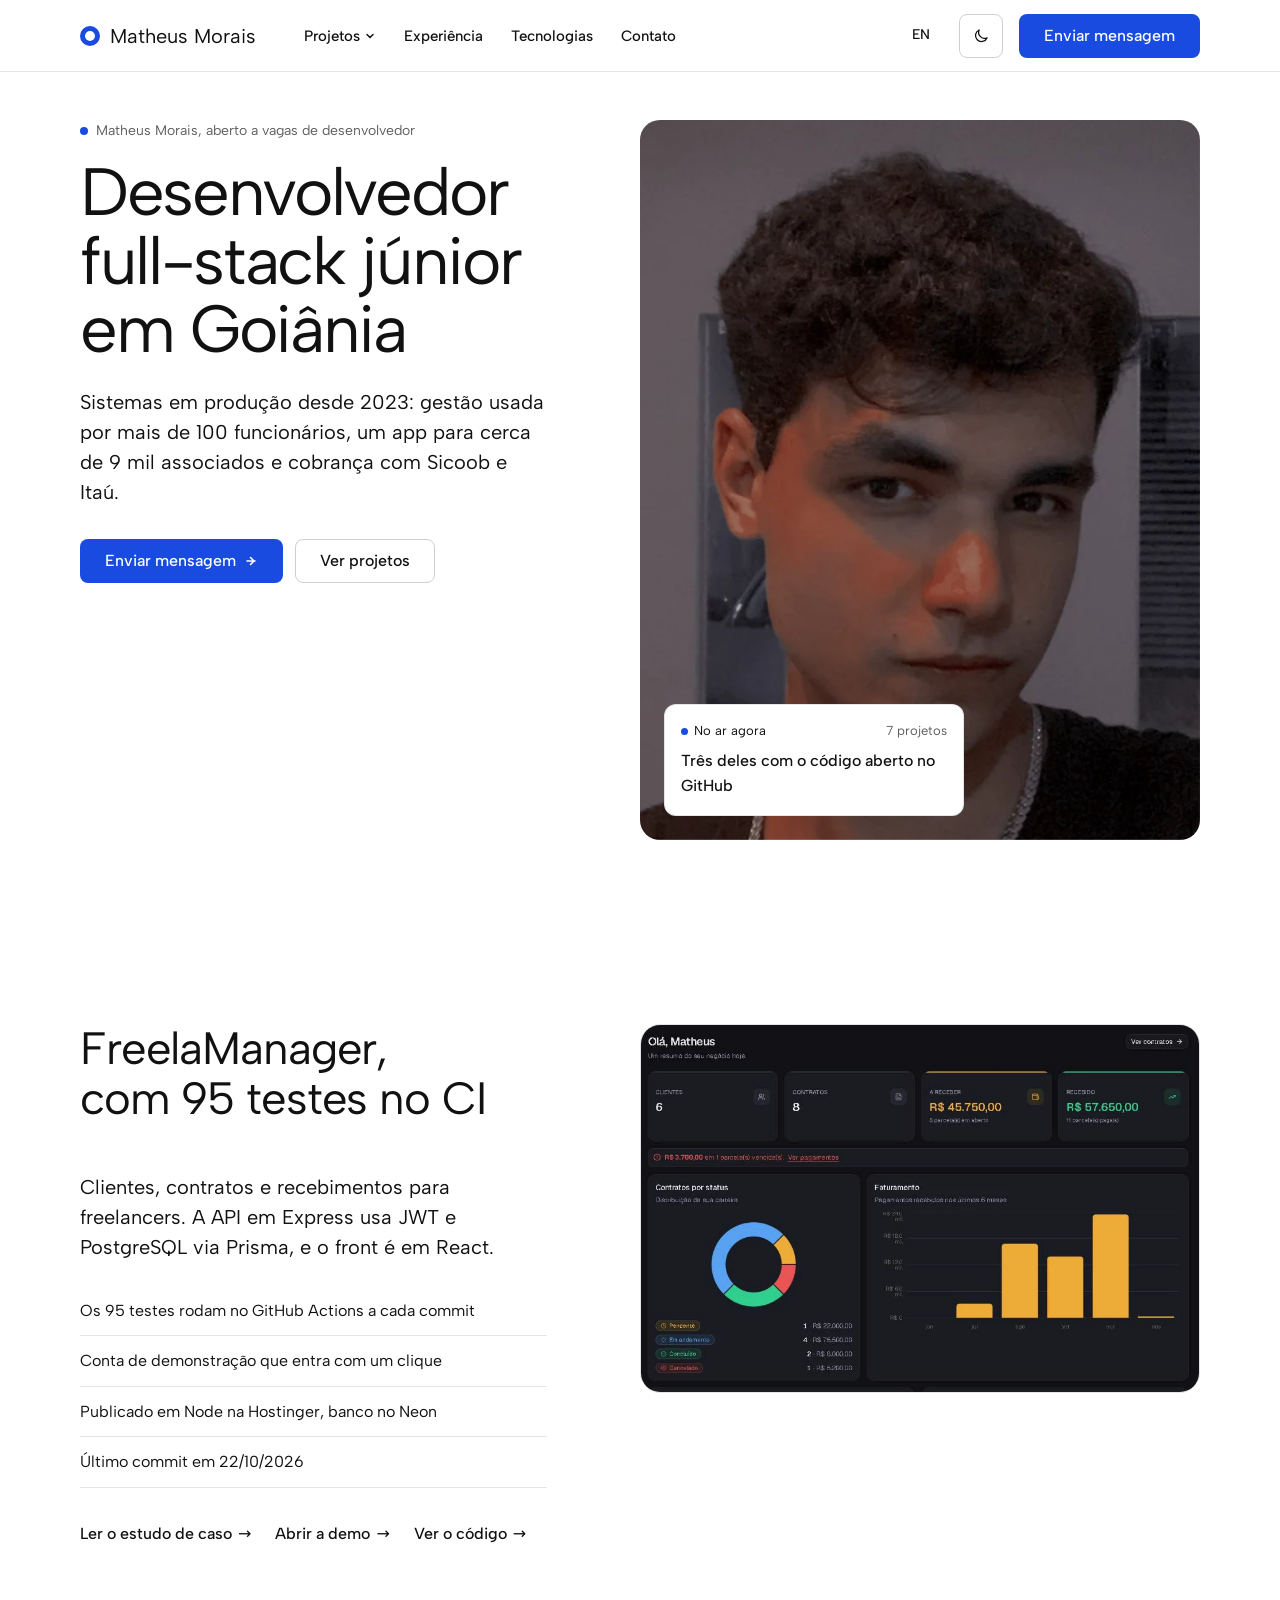
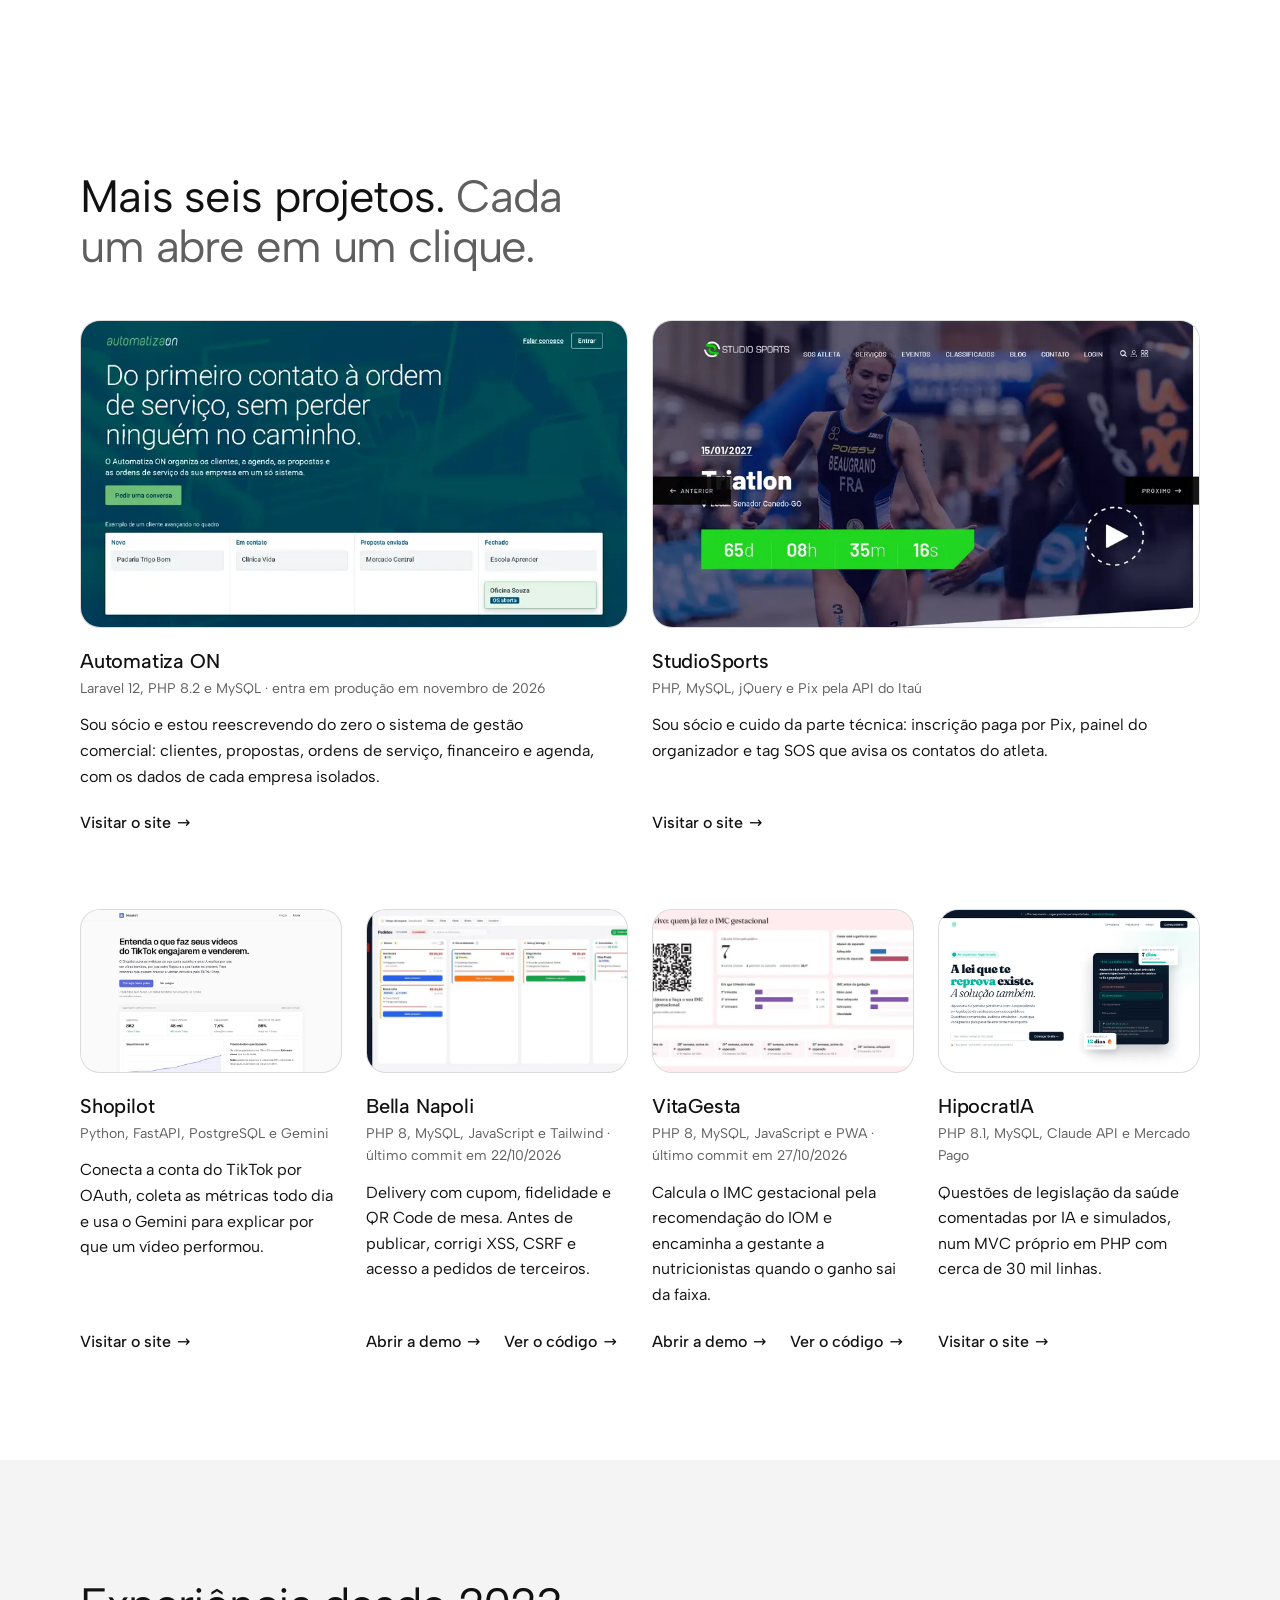
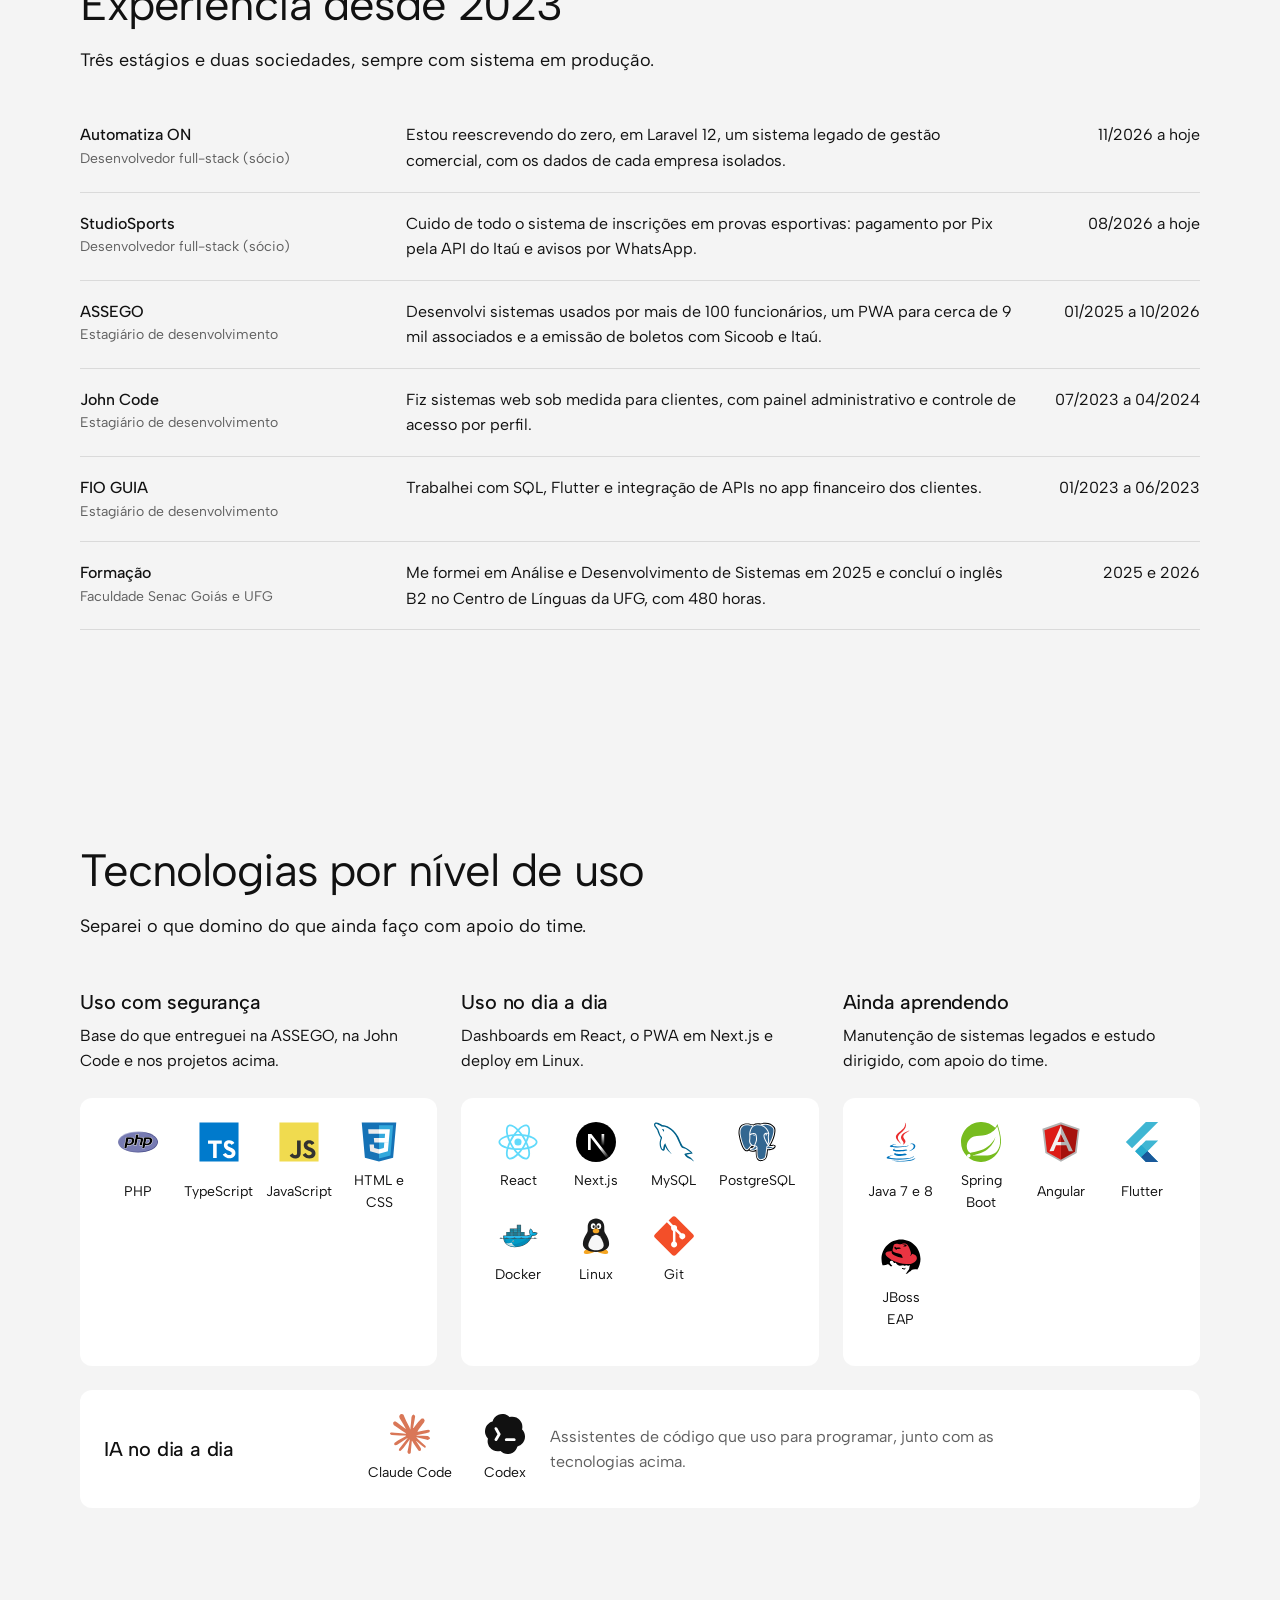
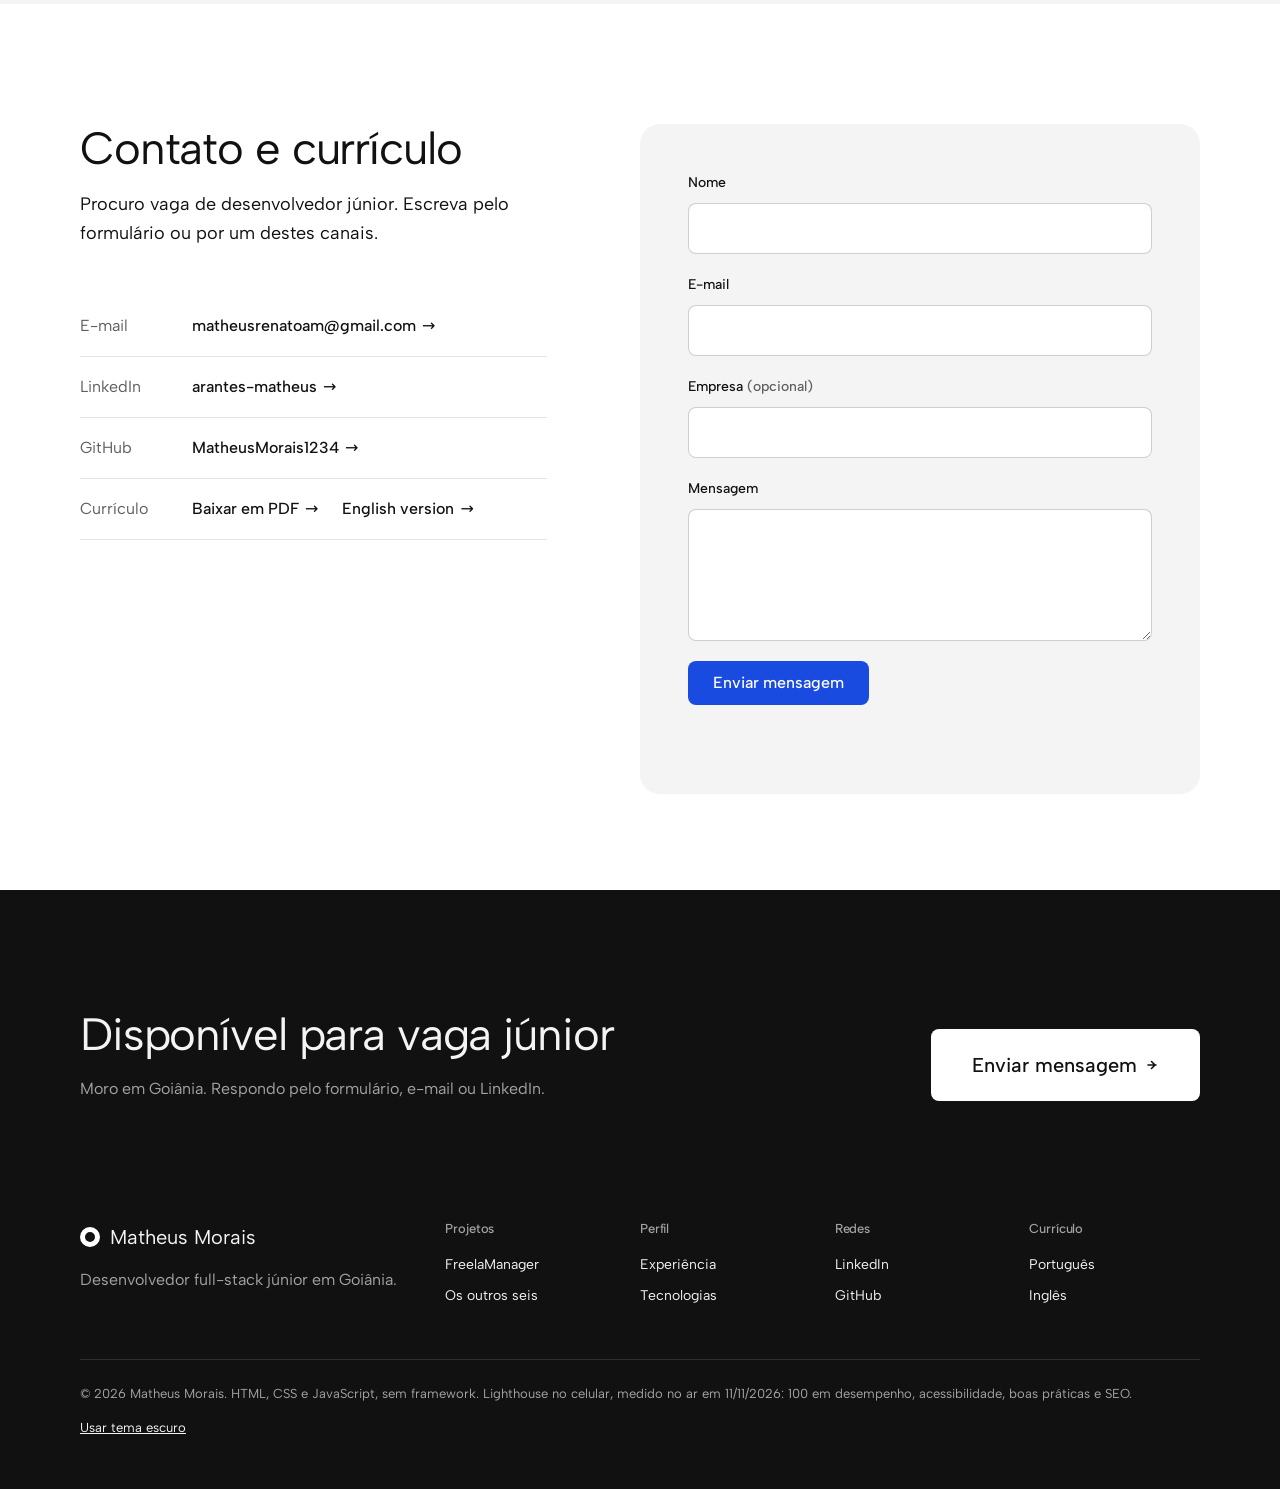
<file: index.html>
<!doctype html>
<html lang="pt-BR">
<head>
<meta charset="utf-8">
<meta name="viewport" content="width=device-width, initial-scale=1, viewport-fit=cover">
<title>Matheus Morais: desenvolvedor full-stack júnior em Goiânia</title>
<meta name="description" content="Portfólio com sete projetos, três deles com código aberto, e sistemas em produção desde 2023 em PHP, TypeScript e React.">
<meta property="og:type" content="website">
<meta property="og:title" content="Matheus Morais: desenvolvedor full-stack júnior em Goiânia">
<meta property="og:description" content="Sete projetos, três com código aberto, e sistemas em produção desde 2023.">
<meta property="og:image" content="https://matheusmorais.com/img/compartilhar.jpg">
<meta name="twitter:card" content="summary_large_image">
<link rel="canonical" href="https://matheusmorais.com/">
<link rel="alternate" hreflang="pt-BR" href="https://matheusmorais.com/">
<link rel="alternate" hreflang="en" href="https://matheusmorais.com/en/">
<link rel="icon" href="favicon.svg" type="image/svg+xml">
<meta name="theme-color" content="#ffffff">
<script src="js/tema.js?v=20261111"></script>
<link rel="preload" href="fontes/albert-sans.woff2" as="font" type="font/woff2" crossorigin>
<link rel="stylesheet" href="css/fontes.css?v=20261111">
<link rel="stylesheet" href="css/estilo.css?v=20261111">
</head>
<body>

<a class="pular" href="#conteudo">Pular para o conteúdo</a>

<header class="topo">
  <div class="container">
    <a class="logo" href="#conteudo">Matheus Morais</a>
    <ul class="menu">
      <li>
        <a href="#projetos">Projetos
          <svg width="12" height="12" viewBox="0 0 12 12" aria-hidden="true"><path d="M3 4.5l3 3 3-3" fill="none" stroke="currentColor" stroke-width="1.5" stroke-linecap="round"/></svg>
        </a>
        <div class="submenu">
          <div>
            <p>Código aberto</p>
            <a href="#freelamanager">FreelaManager <span>Contratos para freelancers</span></a>
            <a href="#bella-napoli">Bella Napoli <span>Delivery para pizzaria</span></a>
            <a href="#vitagesta">VitaGesta <span>Gestação com nutricionista</span></a>
          </div>
          <div>
            <p>Código privado</p>
            <a href="#automatizaon">Automatiza ON <span>Gestão comercial para empresas</span></a>
            <a href="#shopilot">Shopilot <span>Métricas do TikTok com IA</span></a>
            <a href="#studiosports">StudioSports <span>Inscrições em provas</span></a>
            <a href="#hipocratia">HipocratIA <span>Questões para concursos</span></a>
          </div>
        </div>
      </li>
      <li><a href="#experiencia">Experiência</a></li>
      <li><a href="#tecnologias">Tecnologias</a></li>
      <li><a href="#contato">Contato</a></li>
    </ul>
    <div class="topo-acoes">
      <a class="idioma" href="en/" hreflang="en" lang="en">EN<span class="sr"> (English version)</span></a>
      <button class="btn-icone" type="button" data-tema aria-label="Usar tema escuro">
        <svg class="icone-lua" viewBox="0 0 24 24" aria-hidden="true"><path d="M20 14.5A8 8 0 0 1 9.5 4a8 8 0 1 0 10.5 10.5z"/></svg>
        <svg class="icone-sol" viewBox="0 0 24 24" aria-hidden="true"><circle cx="12" cy="12" r="4"/><path d="M12 2.5v2M12 19.5v2M2.5 12h2M19.5 12h2M5.3 5.3l1.4 1.4M17.3 17.3l1.4 1.4M5.3 18.7l1.4-1.4M17.3 6.7l1.4-1.4"/></svg>
      </button>
      <a class="btn btn-azul" href="#contato">Enviar mensagem</a>
      <button class="btn-icone abrir-menu" type="button" aria-expanded="false" aria-label="Menu">
        <svg viewBox="0 0 24 24" aria-hidden="true"><path d="M4 8h16M4 16h16"/></svg>
      </button>
    </div>
  </div>
</header>

<main id="conteudo">
  <section class="hero" aria-labelledby="titulo">
    <div class="container">
      <div class="hero-texto">
        <p class="hero-aviso">Matheus Morais, aberto a vagas de desenvolvedor</p>
        <h1 id="titulo">Desenvolvedor full-stack júnior em Goiânia</h1>
        <p>Sistemas em produção desde 2023: gestão usada por mais de 100 funcionários, um app para cerca de 9 mil associados e cobrança com Sicoob e Itaú.</p>
        <div class="hero-botoes">
          <a class="btn btn-azul" href="#contato">Enviar mensagem <svg viewBox="0 0 12 12" aria-hidden="true"><path d="M1 6h8M4.5 2.5 8 6l-3.5 3.5"/></svg></a>
          <a class="btn btn-linha" href="#projetos">Ver projetos</a>
        </div>
      </div>
      <div class="hero-foto">
        <img src="img/matheus.webp" alt="Retrato de Matheus Morais, de camiseta preta" width="655" height="1060" fetchpriority="high">
        <div class="hero-cartao">
          <div><span>No ar agora</span><span>7 projetos</span></div>
          <p>Três deles com o código aberto no GitHub</p>
        </div>
      </div>
    </div>
  </section>

  <section id="freelamanager" aria-labelledby="titulo-fm">
    <div class="container duas-colunas">
      <div class="destaque-texto">
        <div class="cabeca">
          <h2 id="titulo-fm">FreelaManager, com 95 testes no CI</h2>
        </div>
        <p>Clientes, contratos e recebimentos para freelancers. A API em Express usa JWT e PostgreSQL via Prisma, e o front é em React.</p>
        <ul class="fatos">
          <li>Os 95 testes rodam no GitHub Actions a cada commit</li>
          <li>Conta de demonstração que entra com um clique</li>
          <li>Publicado em Node na Hostinger, banco no Neon</li>
          <li>Último commit em <time data-repo="freelamanager" datetime="2026-10-22">22/10/2026</time></li>
        </ul>
        <div class="links">
          <a class="link" href="freelamanager.html">Ler o estudo de caso</a>
          <a class="link" href="https://app.matheusmorais.com">Abrir a demo</a>
          <a class="link" href="https://github.com/MatheusMorais1234/freelamanager">Ver o código</a>
        </div>
      </div>
      <figure class="print-grande">
        <img src="img/freelamanager/painel.webp" alt="Painel do FreelaManager com clientes, contratos, valores a receber e gráfico de faturamento" width="972" height="640" loading="lazy">
      </figure>
    </div>
  </section>

  <section id="projetos" aria-labelledby="titulo-projetos">
    <div class="container">
      <div class="cabeca">
        <h2 id="titulo-projetos">Mais seis projetos. <span class="suave">Cada um abre em um clique.</span></h2>
      </div>
      <div class="projetos">
        <article class="projeto largo" id="automatizaon">
          <div class="midia">
            <a class="projeto-print" href="https://www.automatizaon.com.br" aria-label="Visitar o site do Automatiza ON" tabindex="-1">
              <img src="img/automatizaon-800.webp" srcset="img/automatizaon-800.webp 800w, img/automatizaon.webp 1440w" sizes="(max-width: 639px) 100vw, (max-width: 1023px) 50vw, 630px" alt="" width="1440" height="900" loading="lazy">
            </a>
          </div>
          <h3>Automatiza ON</h3>
          <p class="stack">Laravel 12, PHP 8.2 e MySQL · entra em produção em novembro de 2026</p>
          <p>Sou sócio e estou reescrevendo do zero o sistema de gestão comercial: clientes, propostas, ordens de serviço, financeiro e agenda, com os dados de cada empresa isolados.</p>
          <div class="links"><a class="link" href="https://www.automatizaon.com.br">Visitar o site</a></div>
        </article>

        <article class="projeto largo" id="studiosports">
          <div class="midia">
            <a class="projeto-print" href="https://www.studiosports.com.br" aria-label="Visitar o site da StudioSports" tabindex="-1">
              <img src="img/studiosports-800.webp" srcset="img/studiosports-800.webp 800w, img/studiosports.webp 1440w" sizes="(max-width: 639px) 100vw, (max-width: 1023px) 50vw, 630px" alt="" width="1440" height="900" loading="lazy">
            </a>
          </div>
          <h3>StudioSports</h3>
          <p class="stack">PHP, MySQL, jQuery e Pix pela API do Itaú</p>
          <p>Sou sócio e cuido da parte técnica: inscrição paga por Pix, painel do organizador e tag SOS que avisa os contatos do atleta.</p>
          <div class="links"><a class="link" href="https://www.studiosports.com.br">Visitar o site</a></div>
        </article>

        <article class="projeto" id="shopilot">
          <div class="midia">
            <a class="projeto-print" href="https://shopilot.matheusmorais.com" aria-label="Visitar o site do Shopilot" tabindex="-1">
              <img src="img/shopilot-800.webp" srcset="img/shopilot-800.webp 800w, img/shopilot.webp 1440w" sizes="(max-width: 639px) 100vw, (max-width: 1023px) 50vw, 630px" alt="" width="1440" height="900" loading="lazy">
            </a>
          </div>
          <h3>Shopilot</h3>
          <p class="stack">Python, FastAPI, PostgreSQL e Gemini</p>
          <p>Conecta a conta do TikTok por OAuth, coleta as métricas todo dia e usa o Gemini para explicar por que um vídeo performou.</p>
          <div class="links"><a class="link" href="https://shopilot.matheusmorais.com">Visitar o site</a></div>
        </article>

        <article class="projeto" id="bella-napoli">
          <div class="midia">
            <a class="projeto-print" href="https://pizzaria.matheusmorais.com" aria-label="Abrir a demo da Bella Napoli" tabindex="-1">
              <img src="img/pizzaria-800.webp" srcset="img/pizzaria-800.webp 800w, img/pizzaria.webp 1568w" sizes="(max-width: 639px) 100vw, (max-width: 1023px) 50vw, 410px" alt="" width="1568" height="744" loading="lazy">
            </a>
          </div>
          <h3>Bella Napoli</h3>
          <p class="stack">PHP 8, MySQL, JavaScript e Tailwind · último commit em <time data-repo="pizzaria-delivery" datetime="2026-10-22">22/10/2026</time></p>
          <p>Delivery com cupom, fidelidade e QR Code de mesa. Antes de publicar, corrigi XSS, CSRF e acesso a pedidos de terceiros.</p>
          <div class="links">
            <a class="link" href="https://pizzaria.matheusmorais.com">Abrir a demo</a>
            <a class="link" href="https://github.com/MatheusMorais1234/pizzaria-delivery">Ver o código</a>
          </div>
        </article>

        <article class="projeto" id="vitagesta">
          <div class="midia">
            <a class="projeto-print" href="https://vitagesta.matheusmorais.com" aria-label="Abrir a demo do VitaGesta" tabindex="-1">
              <img src="img/vitagesta-800.webp" srcset="img/vitagesta-800.webp 800w, img/vitagesta.webp 1568w" sizes="(max-width: 639px) 100vw, (max-width: 1023px) 50vw, 410px" alt="" width="1568" height="744" loading="lazy">
            </a>
          </div>
          <h3>VitaGesta</h3>
          <p class="stack">PHP 8, MySQL, JavaScript e PWA · último commit em <time data-repo="vita-gesta" datetime="2026-10-27">27/10/2026</time></p>
          <p>Calcula o IMC gestacional pela recomendação do IOM e encaminha a gestante a nutricionistas quando o ganho sai da faixa.</p>
          <div class="links">
            <a class="link" href="https://vitagesta.matheusmorais.com">Abrir a demo</a>
            <a class="link" href="https://github.com/MatheusMorais1234/vita-gesta">Ver o código</a>
          </div>
        </article>

        <article class="projeto" id="hipocratia">
          <div class="midia">
            <a class="projeto-print" href="https://hipocratia.com.br" aria-label="Visitar o site da HipocratIA" tabindex="-1">
              <img src="img/hipocratia-800.webp" srcset="img/hipocratia-800.webp 800w, img/hipocratia.webp 1440w" sizes="(max-width: 639px) 100vw, (max-width: 1023px) 50vw, 410px" alt="" width="1440" height="900" loading="lazy">
            </a>
          </div>
          <h3>HipocratIA</h3>
          <p class="stack">PHP 8.1, MySQL, Claude API e Mercado Pago</p>
          <p>Questões de legislação da saúde comentadas por IA e simulados, num MVC próprio em PHP com cerca de 30 mil linhas.</p>
          <div class="links"><a class="link" href="https://hipocratia.com.br">Visitar o site</a></div>
        </article>
      </div>
    </div>
  </section>

  <section class="cinza" id="experiencia" aria-labelledby="titulo-exp">
    <div class="container">
      <div class="cabeca">
        <h2 id="titulo-exp">Experiência desde 2023</h2>
        <p>Três estágios e duas sociedades, sempre com sistema em produção.</p>
      </div>
      <ol class="linha-tempo">
        <li>
          <div><strong>Automatiza ON</strong><small>Desenvolvedor full-stack (sócio)</small></div>
          <p>Estou reescrevendo do zero, em Laravel 12, um sistema legado de gestão comercial, com os dados de cada empresa isolados.</p>
          <time>11/2026 a hoje</time>
        </li>
        <li>
          <div><strong>StudioSports</strong><small>Desenvolvedor full-stack (sócio)</small></div>
          <p>Cuido de todo o sistema de inscrições em provas esportivas: pagamento por Pix pela API do Itaú e avisos por WhatsApp.</p>
          <time>08/2026 a hoje</time>
        </li>
        <li>
          <div><strong>ASSEGO</strong><small>Estagiário de desenvolvimento</small></div>
          <p>Desenvolvi sistemas usados por mais de 100 funcionários, um PWA para cerca de 9 mil associados e a emissão de boletos com Sicoob e Itaú.</p>
          <time>01/2025 a 10/2026</time>
        </li>
        <li>
          <div><strong>John Code</strong><small>Estagiário de desenvolvimento</small></div>
          <p>Fiz sistemas web sob medida para clientes, com painel administrativo e controle de acesso por perfil.</p>
          <time>07/2023 a 04/2024</time>
        </li>
        <li>
          <div><strong>FIO GUIA</strong><small>Estagiário de desenvolvimento</small></div>
          <p>Trabalhei com SQL, Flutter e integração de APIs no app financeiro dos clientes.</p>
          <time>01/2023 a 06/2023</time>
        </li>
        <li>
          <div><strong>Formação</strong><small>Faculdade Senac Goiás e UFG</small></div>
          <p>Me formei em Análise e Desenvolvimento de Sistemas em 2025 e concluí o inglês B2 no Centro de Línguas da UFG, com 480 horas.</p>
          <time>2025 e 2026</time>
        </li>
      </ol>
    </div>
  </section>

  <section class="cinza" id="tecnologias" aria-labelledby="titulo-tec">
    <div class="container">
      <div class="cabeca">
        <h2 id="titulo-tec">Tecnologias por nível de uso</h2>
        <p>Separei o que domino do que ainda faço com apoio do time.</p>
      </div>
      <div class="niveis">
        <div class="nivel">
          <h3>Uso com segurança</h3>
          <p>Base do que entreguei na ASSEGO, na John Code e nos projetos acima.</p>
          <ul class="logos">
            <li><img src="img/logos/php.svg" alt="" width="40" height="40">PHP</li>
            <li><img src="img/logos/typescript.svg" alt="" width="40" height="40">TypeScript</li>
            <li><img src="img/logos/javascript.svg" alt="" width="40" height="40">JavaScript</li>
            <li><img src="img/logos/css3.svg" alt="" width="40" height="40">HTML e CSS</li>
          </ul>
        </div>
        <div class="nivel">
          <h3>Uso no dia a dia</h3>
          <p>Dashboards em React, o PWA em Next.js e deploy em Linux.</p>
          <ul class="logos">
            <li><img src="img/logos/react.svg" alt="" width="40" height="40">React</li>
            <li><img class="claro" src="img/logos/nextjs.svg" alt="" width="40" height="40">Next.js</li>
            <li><img src="img/logos/mysql.svg" alt="" width="40" height="40">MySQL</li>
            <li><img src="img/logos/postgresql.svg" alt="" width="40" height="40">PostgreSQL</li>
            <li><img src="img/logos/docker.svg" alt="" width="40" height="40">Docker</li>
            <li><img src="img/logos/linux.svg" alt="" width="40" height="40">Linux</li>
            <li><img src="img/logos/git.svg" alt="" width="40" height="40">Git</li>
          </ul>
        </div>
        <div class="nivel">
          <h3>Ainda aprendendo</h3>
          <p>Manutenção de sistemas legados e estudo dirigido, com apoio do time.</p>
          <ul class="logos">
            <li><img src="img/logos/java.svg" alt="" width="40" height="40">Java 7 e 8</li>
            <li><img src="img/logos/spring.svg" alt="" width="40" height="40">Spring Boot</li>
            <li><img src="img/logos/angular.svg" alt="" width="40" height="40">Angular</li>
            <li><img src="img/logos/flutter.svg" alt="" width="40" height="40">Flutter</li>
            <li><img src="img/logos/redhat.svg" alt="" width="40" height="40">JBoss EAP</li>
          </ul>
        </div>
      </div>
      <div class="ia">
        <h3>IA no dia a dia</h3>
        <ul class="logos">
          <li><img src="img/logos/claude.svg" alt="" width="40" height="40">Claude Code</li>
          <li><img class="claro" src="img/logos/codex.svg" alt="" width="40" height="40">Codex</li>
        </ul>
        <p>Assistentes de código que uso para programar, junto com as tecnologias acima.</p>
      </div>
    </div>
  </section>

  <section id="contato" aria-labelledby="titulo-contato">
    <div class="container duas-colunas">
      <div>
        <div class="cabeca">
          <h2 id="titulo-contato">Contato e currículo</h2>
          <p>Procuro vaga de desenvolvedor júnior. Escreva pelo formulário ou por um destes canais.</p>
        </div>
        <ul class="canais">
          <li><span class="suave">E-mail</span><a class="link" href="mailto:matheusrenatoam@gmail.com">matheusrenatoam@gmail.com</a></li>
          <li><span class="suave">LinkedIn</span><a class="link" href="https://www.linkedin.com/in/arantes-matheus">arantes-matheus</a></li>
          <li><span class="suave">GitHub</span><a class="link" href="https://github.com/MatheusMorais1234">MatheusMorais1234</a></li>
          <li><span class="suave">Currículo</span><span class="links"><a class="link" href="docs/Curriculo_Matheus_Renato.pdf" download>Baixar em PDF</a><a class="link" href="docs/Matheus_Renato_Resume_EN.pdf" download hreflang="en">English version</a></span></li>
        </ul>
      </div>

      <form class="formulario" action="https://api.web3forms.com/submit" method="post" novalidate>
        <input type="hidden" name="access_key" value="eb64cdc3-0d64-4e1b-a908-3bdfc20db800">
        <input type="hidden" name="subject" value="Mensagem pelo portfólio">
        <input class="armadilha" type="checkbox" name="botcheck" tabindex="-1" autocomplete="off" aria-hidden="true">
        <div class="campo">
          <label for="nome">Nome</label>
          <input id="nome" name="name" type="text" autocomplete="name" required aria-describedby="erro-nome">
          <p class="erro" id="erro-nome" hidden></p>
        </div>
        <div class="campo">
          <label for="email">E-mail</label>
          <input id="email" name="email" type="email" autocomplete="email" required aria-describedby="erro-email">
          <p class="erro" id="erro-email" hidden></p>
        </div>
        <div class="campo">
          <label for="empresa">Empresa <span class="suave">(opcional)</span></label>
          <input id="empresa" name="company" type="text" autocomplete="organization">
        </div>
        <div class="campo">
          <label for="mensagem">Mensagem</label>
          <textarea id="mensagem" name="message" required aria-describedby="erro-mensagem"></textarea>
          <p class="erro" id="erro-mensagem" hidden></p>
        </div>
        <div><button class="btn btn-azul" type="submit">Enviar mensagem</button></div>
        <p class="status" role="status"></p>
      </form>
    </div>
  </section>
</main>

<footer class="rodape">
  <div class="container">
    <div class="chamada">
      <div>
        <h2>Disponível para vaga júnior</h2>
        <p class="suave">Moro em Goiânia. Respondo pelo formulário, e-mail ou LinkedIn.</p>
      </div>
      <a class="btn btn-azul" href="#contato">Enviar mensagem <svg viewBox="0 0 12 12" aria-hidden="true"><path d="M1 6h8M4.5 2.5 8 6l-3.5 3.5"/></svg></a>
    </div>
    <div class="rodape-links">
      <div>
        <a class="logo" href="#conteudo">Matheus Morais</a>
        <p class="suave rodape-sobre">Desenvolvedor full-stack júnior em Goiânia.</p>
      </div>
      <div><h3>Projetos</h3><ul><li><a href="#freelamanager">FreelaManager</a></li><li><a href="#projetos">Os outros seis</a></li></ul></div>
      <div><h3>Perfil</h3><ul><li><a href="#experiencia">Experiência</a></li><li><a href="#tecnologias">Tecnologias</a></li></ul></div>
      <div><h3>Redes</h3><ul><li><a href="https://www.linkedin.com/in/arantes-matheus">LinkedIn</a></li><li><a href="https://github.com/MatheusMorais1234">GitHub</a></li></ul></div>
      <div><h3>Currículo</h3><ul><li><a href="docs/Curriculo_Matheus_Renato.pdf" download>Português</a></li><li><a href="docs/Matheus_Renato_Resume_EN.pdf" download hreflang="en">Inglês</a></li></ul></div>
    </div>
    <div class="rodape-fim">
      <span>&copy; 2026 Matheus Morais. HTML, CSS e JavaScript, sem framework. Lighthouse no celular, medido no ar em 11/11/2026: 100 em desempenho, acessibilidade, boas práticas e SEO.</span>
      <span><button type="button" data-tema>Usar tema escuro</button></span>
    </div>
  </div>
</footer>

<script src="js/site.js?v=20261111" defer></script>
</body>
</html>
</file>
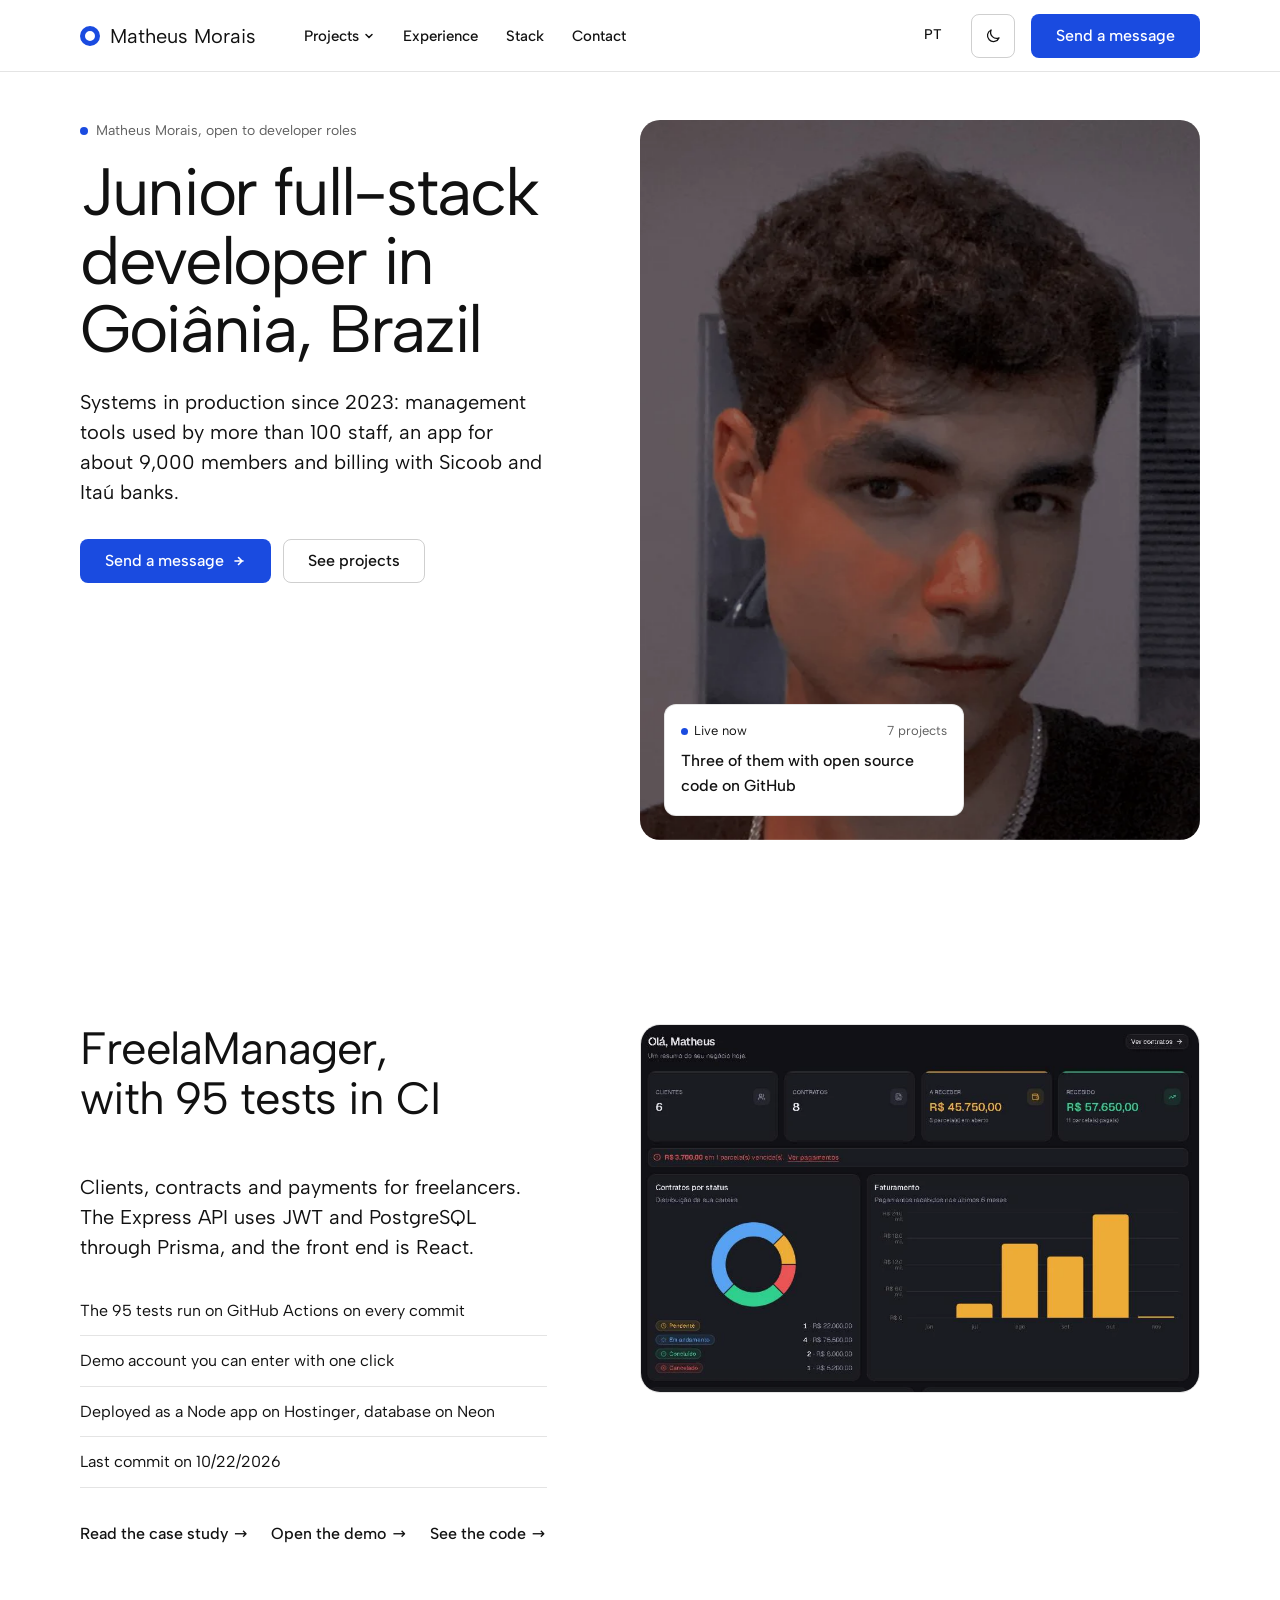
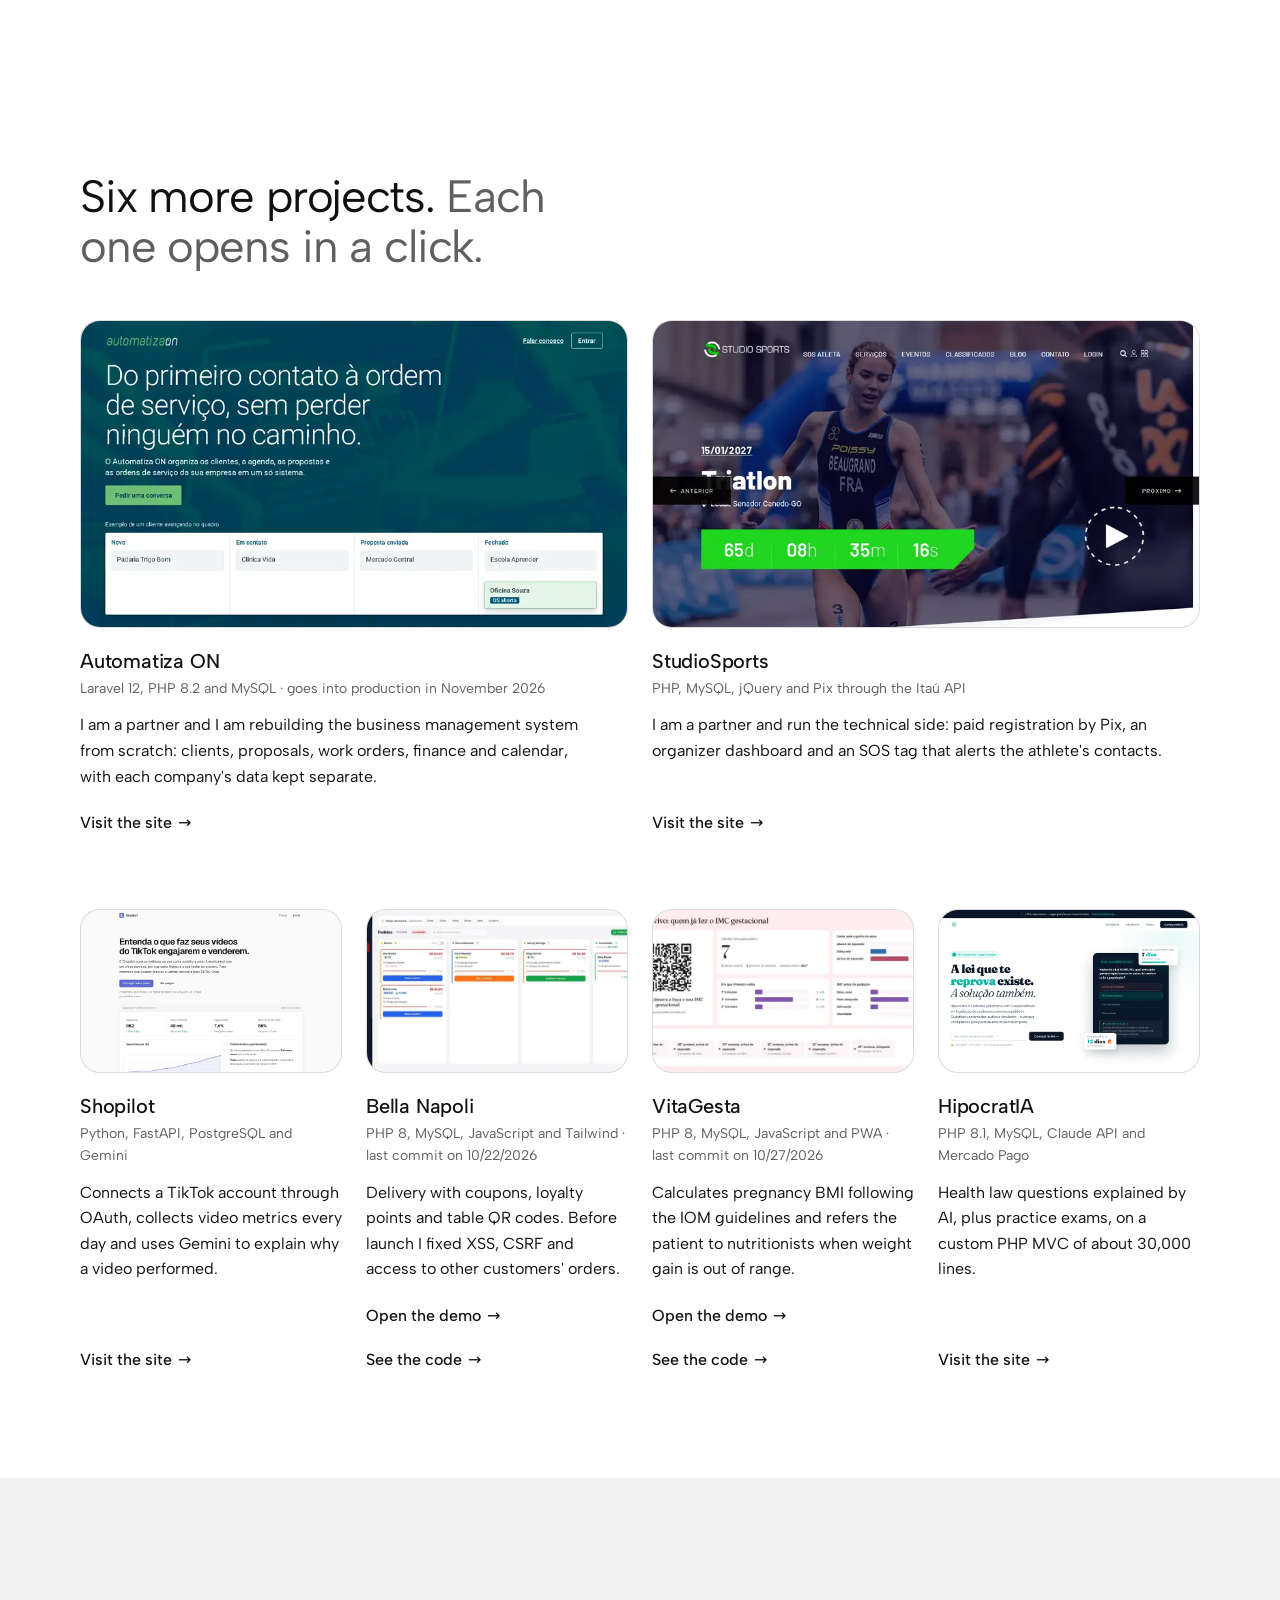
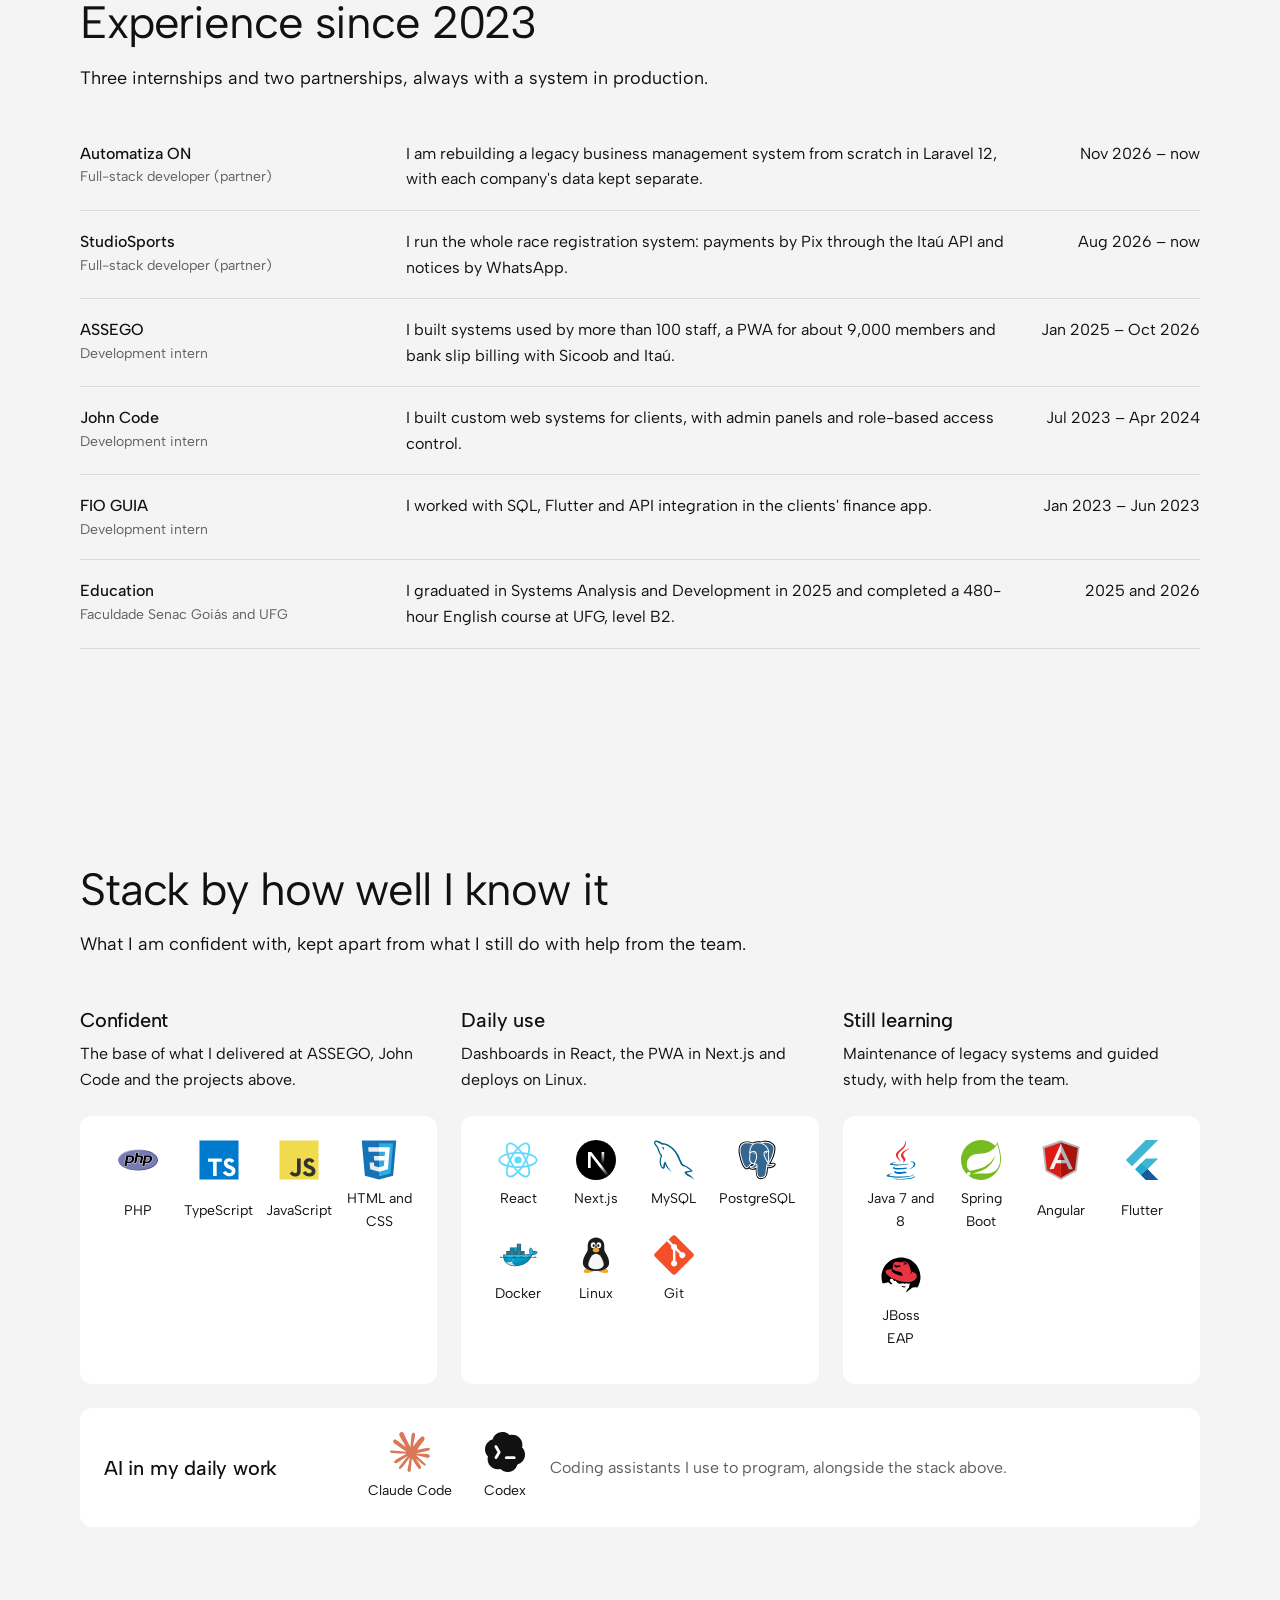
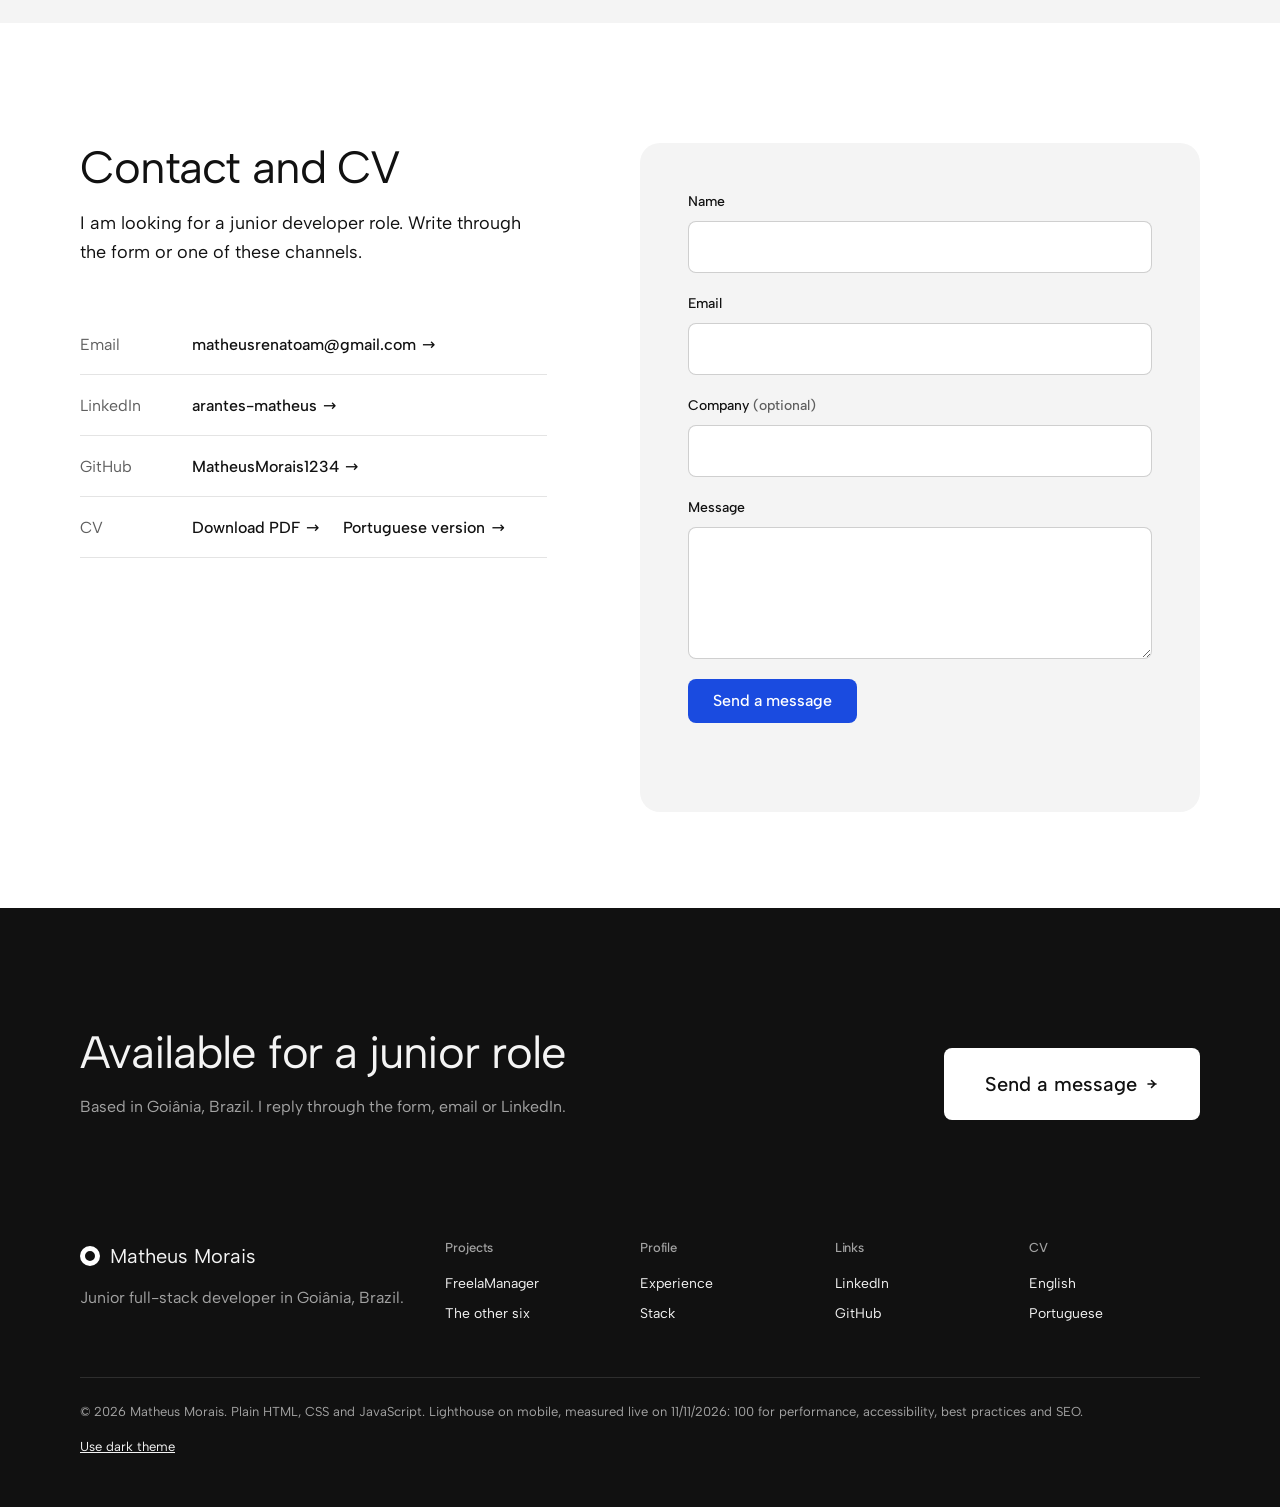
<file: en/index.html>
<!doctype html>
<html lang="en">
<head>
<meta charset="utf-8">
<meta name="viewport" content="width=device-width, initial-scale=1, viewport-fit=cover">
<title>Matheus Morais: junior full-stack developer in Goiânia, Brazil</title>
<meta name="description" content="Portfolio with seven projects, three of them open source, and systems in production since 2023 in PHP, TypeScript and React.">
<meta property="og:type" content="website">
<meta property="og:title" content="Matheus Morais: junior full-stack developer in Goiânia, Brazil">
<meta property="og:description" content="Seven projects, three open source, and systems in production since 2023.">
<meta property="og:image" content="https://matheusmorais.com/img/compartilhar.jpg">
<meta name="twitter:card" content="summary_large_image">
<link rel="canonical" href="https://matheusmorais.com/en/">
<link rel="alternate" hreflang="pt-BR" href="https://matheusmorais.com/">
<link rel="alternate" hreflang="en" href="https://matheusmorais.com/en/">
<link rel="icon" href="../favicon.svg" type="image/svg+xml">
<meta name="theme-color" content="#ffffff">
<script src="../js/tema.js?v=20261111"></script>
<link rel="preload" href="../fontes/albert-sans.woff2" as="font" type="font/woff2" crossorigin>
<link rel="stylesheet" href="../css/fontes.css?v=20261111">
<link rel="stylesheet" href="../css/estilo.css?v=20261111">
</head>
<body>

<a class="pular" href="#conteudo">Skip to content</a>

<header class="topo">
  <div class="container">
    <a class="logo" href="#conteudo">Matheus Morais</a>
    <ul class="menu">
      <li>
        <a href="#projetos">Projects
          <svg width="12" height="12" viewBox="0 0 12 12" aria-hidden="true"><path d="M3 4.5l3 3 3-3" fill="none" stroke="currentColor" stroke-width="1.5" stroke-linecap="round"/></svg>
        </a>
        <div class="submenu">
          <div>
            <p>Open source</p>
            <a href="#freelamanager">FreelaManager <span>Contracts for freelancers</span></a>
            <a href="#bella-napoli">Bella Napoli <span>Pizza delivery</span></a>
            <a href="#vitagesta">VitaGesta <span>Pregnancy and nutrition</span></a>
          </div>
          <div>
            <p>Private code</p>
            <a href="#automatizaon">Automatiza ON <span>Business management</span></a>
            <a href="#shopilot">Shopilot <span>TikTok metrics with AI</span></a>
            <a href="#studiosports">StudioSports <span>Race registrations</span></a>
            <a href="#hipocratia">HipocratIA <span>Exam practice with AI</span></a>
          </div>
        </div>
      </li>
      <li><a href="#experiencia">Experience</a></li>
      <li><a href="#tecnologias">Stack</a></li>
      <li><a href="#contato">Contact</a></li>
    </ul>
    <div class="topo-acoes">
      <a class="idioma" href="../" hreflang="pt-BR" lang="pt-BR">PT<span class="sr"> (versão em português)</span></a>
      <button class="btn-icone" type="button" data-tema aria-label="Use dark theme">
        <svg class="icone-lua" viewBox="0 0 24 24" aria-hidden="true"><path d="M20 14.5A8 8 0 0 1 9.5 4a8 8 0 1 0 10.5 10.5z"/></svg>
        <svg class="icone-sol" viewBox="0 0 24 24" aria-hidden="true"><circle cx="12" cy="12" r="4"/><path d="M12 2.5v2M12 19.5v2M2.5 12h2M19.5 12h2M5.3 5.3l1.4 1.4M17.3 17.3l1.4 1.4M5.3 18.7l1.4-1.4M17.3 6.7l1.4-1.4"/></svg>
      </button>
      <a class="btn btn-azul" href="#contato">Send a message</a>
      <button class="btn-icone abrir-menu" type="button" aria-expanded="false" aria-label="Menu">
        <svg viewBox="0 0 24 24" aria-hidden="true"><path d="M4 8h16M4 16h16"/></svg>
      </button>
    </div>
  </div>
</header>

<main id="conteudo">
  <section class="hero" aria-labelledby="titulo">
    <div class="container">
      <div class="hero-texto">
        <p class="hero-aviso">Matheus Morais, open to developer roles</p>
        <h1 id="titulo">Junior full-stack developer in Goiânia, Brazil</h1>
        <p>Systems in production since 2023: management tools used by more than 100 staff, an app for about 9,000 members and billing with Sicoob and Itaú banks.</p>
        <div class="hero-botoes">
          <a class="btn btn-azul" href="#contato">Send a message <svg viewBox="0 0 12 12" aria-hidden="true"><path d="M1 6h8M4.5 2.5 8 6l-3.5 3.5"/></svg></a>
          <a class="btn btn-linha" href="#projetos">See projects</a>
        </div>
      </div>
      <div class="hero-foto">
        <img src="../img/matheus.webp" alt="Portrait of Matheus Morais in a black t-shirt" width="655" height="1060" fetchpriority="high">
        <div class="hero-cartao">
          <div><span>Live now</span><span>7 projects</span></div>
          <p>Three of them with open source code on GitHub</p>
        </div>
      </div>
    </div>
  </section>

  <section id="freelamanager" aria-labelledby="titulo-fm">
    <div class="container duas-colunas">
      <div class="destaque-texto">
        <div class="cabeca">
          <h2 id="titulo-fm">FreelaManager, with 95 tests in CI</h2>
        </div>
        <p>Clients, contracts and payments for freelancers. The Express API uses JWT and PostgreSQL through Prisma, and the front end is React.</p>
        <ul class="fatos">
          <li>The 95 tests run on GitHub Actions on every commit</li>
          <li>Demo account you can enter with one click</li>
          <li>Deployed as a Node app on Hostinger, database on Neon</li>
          <li>Last commit on <time data-repo="freelamanager" datetime="2026-10-22">10/22/2026</time></li>
        </ul>
        <div class="links">
          <a class="link" href="freelamanager.html">Read the case study</a>
          <a class="link" href="https://app.matheusmorais.com">Open the demo</a>
          <a class="link" href="https://github.com/MatheusMorais1234/freelamanager">See the code</a>
        </div>
      </div>
      <figure class="print-grande">
        <img src="../img/freelamanager/painel.webp" alt="FreelaManager dashboard with clients, contracts, receivables and a revenue chart" width="972" height="640" loading="lazy">
      </figure>
    </div>
  </section>

  <section id="projetos" aria-labelledby="titulo-projetos">
    <div class="container">
      <div class="cabeca">
        <h2 id="titulo-projetos">Six more projects. <span class="suave">Each one opens in a click.</span></h2>
      </div>
      <div class="projetos">
        <article class="projeto largo" id="automatizaon">
          <div class="midia">
            <a class="projeto-print" href="https://www.automatizaon.com.br" aria-label="Visit the Automatiza ON site" tabindex="-1">
              <img src="../img/automatizaon-800.webp" srcset="../img/automatizaon-800.webp 800w, ../img/automatizaon.webp 1440w" sizes="(max-width: 639px) 100vw, (max-width: 1023px) 50vw, 630px" alt="" width="1440" height="900" loading="lazy">
            </a>
          </div>
          <h3>Automatiza ON</h3>
          <p class="stack">Laravel 12, PHP 8.2 and MySQL · goes into production in November 2026</p>
          <p>I am a partner and I am rebuilding the business management system from scratch: clients, proposals, work orders, finance and calendar, with each company's data kept separate.</p>
          <div class="links"><a class="link" href="https://www.automatizaon.com.br">Visit the site</a></div>
        </article>

        <article class="projeto largo" id="studiosports">
          <div class="midia">
            <a class="projeto-print" href="https://www.studiosports.com.br" aria-label="Visit the StudioSports site" tabindex="-1">
              <img src="../img/studiosports-800.webp" srcset="../img/studiosports-800.webp 800w, ../img/studiosports.webp 1440w" sizes="(max-width: 639px) 100vw, (max-width: 1023px) 50vw, 630px" alt="" width="1440" height="900" loading="lazy">
            </a>
          </div>
          <h3>StudioSports</h3>
          <p class="stack">PHP, MySQL, jQuery and Pix through the Itaú API</p>
          <p>I am a partner and run the technical side: paid registration by Pix, an organizer dashboard and an SOS tag that alerts the athlete's contacts.</p>
          <div class="links"><a class="link" href="https://www.studiosports.com.br">Visit the site</a></div>
        </article>

        <article class="projeto" id="shopilot">
          <div class="midia">
            <a class="projeto-print" href="https://shopilot.matheusmorais.com" aria-label="Visit the Shopilot site" tabindex="-1">
              <img src="../img/shopilot-800.webp" srcset="../img/shopilot-800.webp 800w, ../img/shopilot.webp 1440w" sizes="(max-width: 639px) 100vw, (max-width: 1023px) 50vw, 630px" alt="" width="1440" height="900" loading="lazy">
            </a>
          </div>
          <h3>Shopilot</h3>
          <p class="stack">Python, FastAPI, PostgreSQL and Gemini</p>
          <p>Connects a TikTok account through OAuth, collects video metrics every day and uses Gemini to explain why a video performed.</p>
          <div class="links"><a class="link" href="https://shopilot.matheusmorais.com">Visit the site</a></div>
        </article>

        <article class="projeto" id="bella-napoli">
          <div class="midia">
            <a class="projeto-print" href="https://pizzaria.matheusmorais.com" aria-label="Open the Bella Napoli demo" tabindex="-1">
              <img src="../img/pizzaria-800.webp" srcset="../img/pizzaria-800.webp 800w, ../img/pizzaria.webp 1568w" sizes="(max-width: 639px) 100vw, (max-width: 1023px) 50vw, 410px" alt="" width="1568" height="744" loading="lazy">
            </a>
          </div>
          <h3>Bella Napoli</h3>
          <p class="stack">PHP 8, MySQL, JavaScript and Tailwind · last commit on <time data-repo="pizzaria-delivery" datetime="2026-10-22">10/22/2026</time></p>
          <p>Delivery with coupons, loyalty points and table QR codes. Before launch I fixed XSS, CSRF and access to other customers' orders.</p>
          <div class="links">
            <a class="link" href="https://pizzaria.matheusmorais.com">Open the demo</a>
            <a class="link" href="https://github.com/MatheusMorais1234/pizzaria-delivery">See the code</a>
          </div>
        </article>

        <article class="projeto" id="vitagesta">
          <div class="midia">
            <a class="projeto-print" href="https://vitagesta.matheusmorais.com" aria-label="Open the VitaGesta demo" tabindex="-1">
              <img src="../img/vitagesta-800.webp" srcset="../img/vitagesta-800.webp 800w, ../img/vitagesta.webp 1568w" sizes="(max-width: 639px) 100vw, (max-width: 1023px) 50vw, 410px" alt="" width="1568" height="744" loading="lazy">
            </a>
          </div>
          <h3>VitaGesta</h3>
          <p class="stack">PHP 8, MySQL, JavaScript and PWA · last commit on <time data-repo="vita-gesta" datetime="2026-10-27">10/27/2026</time></p>
          <p>Calculates pregnancy BMI following the IOM guidelines and refers the patient to nutritionists when weight gain is out of range.</p>
          <div class="links">
            <a class="link" href="https://vitagesta.matheusmorais.com">Open the demo</a>
            <a class="link" href="https://github.com/MatheusMorais1234/vita-gesta">See the code</a>
          </div>
        </article>

        <article class="projeto" id="hipocratia">
          <div class="midia">
            <a class="projeto-print" href="https://hipocratia.com.br" aria-label="Visit the HipocratIA site" tabindex="-1">
              <img src="../img/hipocratia-800.webp" srcset="../img/hipocratia-800.webp 800w, ../img/hipocratia.webp 1440w" sizes="(max-width: 639px) 100vw, (max-width: 1023px) 50vw, 410px" alt="" width="1440" height="900" loading="lazy">
            </a>
          </div>
          <h3>HipocratIA</h3>
          <p class="stack">PHP 8.1, MySQL, Claude API and Mercado Pago</p>
          <p>Health law questions explained by AI, plus practice exams, on a custom PHP MVC of about 30,000 lines.</p>
          <div class="links"><a class="link" href="https://hipocratia.com.br">Visit the site</a></div>
        </article>
      </div>
    </div>
  </section>

  <section class="cinza" id="experiencia" aria-labelledby="titulo-exp">
    <div class="container">
      <div class="cabeca">
        <h2 id="titulo-exp">Experience since 2023</h2>
        <p>Three internships and two partnerships, always with a system in production.</p>
      </div>
      <ol class="linha-tempo">
        <li>
          <div><strong>Automatiza ON</strong><small>Full-stack developer (partner)</small></div>
          <p>I am rebuilding a legacy business management system from scratch in Laravel 12, with each company's data kept separate.</p>
          <time>Nov 2026 – now</time>
        </li>
        <li>
          <div><strong>StudioSports</strong><small>Full-stack developer (partner)</small></div>
          <p>I run the whole race registration system: payments by Pix through the Itaú API and notices by WhatsApp.</p>
          <time>Aug 2026 – now</time>
        </li>
        <li>
          <div><strong>ASSEGO</strong><small>Development intern</small></div>
          <p>I built systems used by more than 100 staff, a PWA for about 9,000 members and bank slip billing with Sicoob and Itaú.</p>
          <time>Jan 2025 – Oct 2026</time>
        </li>
        <li>
          <div><strong>John Code</strong><small>Development intern</small></div>
          <p>I built custom web systems for clients, with admin panels and role-based access control.</p>
          <time>Jul 2023 – Apr 2024</time>
        </li>
        <li>
          <div><strong>FIO GUIA</strong><small>Development intern</small></div>
          <p>I worked with SQL, Flutter and API integration in the clients' finance app.</p>
          <time>Jan 2023 – Jun 2023</time>
        </li>
        <li>
          <div><strong>Education</strong><small>Faculdade Senac Goiás and UFG</small></div>
          <p>I graduated in Systems Analysis and Development in 2025 and completed a 480-hour English course at UFG, level B2.</p>
          <time>2025 and 2026</time>
        </li>
      </ol>
    </div>
  </section>

  <section class="cinza" id="tecnologias" aria-labelledby="titulo-tec">
    <div class="container">
      <div class="cabeca">
        <h2 id="titulo-tec">Stack by how well I know it</h2>
        <p>What I am confident with, kept apart from what I still do with help from the team.</p>
      </div>
      <div class="niveis">
        <div class="nivel">
          <h3>Confident</h3>
          <p>The base of what I delivered at ASSEGO, John Code and the projects above.</p>
          <ul class="logos">
            <li><img src="../img/logos/php.svg" alt="" width="40" height="40">PHP</li>
            <li><img src="../img/logos/typescript.svg" alt="" width="40" height="40">TypeScript</li>
            <li><img src="../img/logos/javascript.svg" alt="" width="40" height="40">JavaScript</li>
            <li><img src="../img/logos/css3.svg" alt="" width="40" height="40">HTML and CSS</li>
          </ul>
        </div>
        <div class="nivel">
          <h3>Daily use</h3>
          <p>Dashboards in React, the PWA in Next.js and deploys on Linux.</p>
          <ul class="logos">
            <li><img src="../img/logos/react.svg" alt="" width="40" height="40">React</li>
            <li><img class="claro" src="../img/logos/nextjs.svg" alt="" width="40" height="40">Next.js</li>
            <li><img src="../img/logos/mysql.svg" alt="" width="40" height="40">MySQL</li>
            <li><img src="../img/logos/postgresql.svg" alt="" width="40" height="40">PostgreSQL</li>
            <li><img src="../img/logos/docker.svg" alt="" width="40" height="40">Docker</li>
            <li><img src="../img/logos/linux.svg" alt="" width="40" height="40">Linux</li>
            <li><img src="../img/logos/git.svg" alt="" width="40" height="40">Git</li>
          </ul>
        </div>
        <div class="nivel">
          <h3>Still learning</h3>
          <p>Maintenance of legacy systems and guided study, with help from the team.</p>
          <ul class="logos">
            <li><img src="../img/logos/java.svg" alt="" width="40" height="40">Java 7 and 8</li>
            <li><img src="../img/logos/spring.svg" alt="" width="40" height="40">Spring Boot</li>
            <li><img src="../img/logos/angular.svg" alt="" width="40" height="40">Angular</li>
            <li><img src="../img/logos/flutter.svg" alt="" width="40" height="40">Flutter</li>
            <li><img src="../img/logos/redhat.svg" alt="" width="40" height="40">JBoss EAP</li>
          </ul>
        </div>
      </div>
      <div class="ia">
        <h3>AI in my daily work</h3>
        <ul class="logos">
          <li><img src="../img/logos/claude.svg" alt="" width="40" height="40">Claude Code</li>
          <li><img class="claro" src="../img/logos/codex.svg" alt="" width="40" height="40">Codex</li>
        </ul>
        <p>Coding assistants I use to program, alongside the stack above.</p>
      </div>
    </div>
  </section>

  <section id="contato" aria-labelledby="titulo-contato">
    <div class="container duas-colunas">
      <div>
        <div class="cabeca">
          <h2 id="titulo-contato">Contact and CV</h2>
          <p>I am looking for a junior developer role. Write through the form or one of these channels.</p>
        </div>
        <ul class="canais">
          <li><span class="suave">Email</span><a class="link" href="mailto:matheusrenatoam@gmail.com">matheusrenatoam@gmail.com</a></li>
          <li><span class="suave">LinkedIn</span><a class="link" href="https://www.linkedin.com/in/arantes-matheus">arantes-matheus</a></li>
          <li><span class="suave">GitHub</span><a class="link" href="https://github.com/MatheusMorais1234">MatheusMorais1234</a></li>
          <li><span class="suave">CV</span><span class="links"><a class="link" href="../docs/Matheus_Renato_Resume_EN.pdf" download>Download PDF</a><a class="link" href="../docs/Curriculo_Matheus_Renato.pdf" download hreflang="pt-BR">Portuguese version</a></span></li>
        </ul>
      </div>

      <form class="formulario" action="https://api.web3forms.com/submit" method="post" novalidate>
        <input type="hidden" name="access_key" value="eb64cdc3-0d64-4e1b-a908-3bdfc20db800">
        <input type="hidden" name="subject" value="Message from the portfolio (EN)">
        <input class="armadilha" type="checkbox" name="botcheck" tabindex="-1" autocomplete="off" aria-hidden="true">
        <div class="campo">
          <label for="nome">Name</label>
          <input id="nome" name="name" type="text" autocomplete="name" required aria-describedby="erro-nome">
          <p class="erro" id="erro-nome" hidden></p>
        </div>
        <div class="campo">
          <label for="email">Email</label>
          <input id="email" name="email" type="email" autocomplete="email" required aria-describedby="erro-email">
          <p class="erro" id="erro-email" hidden></p>
        </div>
        <div class="campo">
          <label for="empresa">Company <span class="suave">(optional)</span></label>
          <input id="empresa" name="company" type="text" autocomplete="organization">
        </div>
        <div class="campo">
          <label for="mensagem">Message</label>
          <textarea id="mensagem" name="message" required aria-describedby="erro-mensagem"></textarea>
          <p class="erro" id="erro-mensagem" hidden></p>
        </div>
        <div><button class="btn btn-azul" type="submit">Send a message</button></div>
        <p class="status" role="status"></p>
      </form>
    </div>
  </section>
</main>

<footer class="rodape">
  <div class="container">
    <div class="chamada">
      <div>
        <h2>Available for a junior role</h2>
        <p class="suave">Based in Goiânia, Brazil. I reply through the form, email or LinkedIn.</p>
      </div>
      <a class="btn btn-azul" href="#contato">Send a message <svg viewBox="0 0 12 12" aria-hidden="true"><path d="M1 6h8M4.5 2.5 8 6l-3.5 3.5"/></svg></a>
    </div>
    <div class="rodape-links">
      <div>
        <a class="logo" href="#conteudo">Matheus Morais</a>
        <p class="suave rodape-sobre">Junior full-stack developer in Goiânia, Brazil.</p>
      </div>
      <div><h3>Projects</h3><ul><li><a href="#freelamanager">FreelaManager</a></li><li><a href="#projetos">The other six</a></li></ul></div>
      <div><h3>Profile</h3><ul><li><a href="#experiencia">Experience</a></li><li><a href="#tecnologias">Stack</a></li></ul></div>
      <div><h3>Links</h3><ul><li><a href="https://www.linkedin.com/in/arantes-matheus">LinkedIn</a></li><li><a href="https://github.com/MatheusMorais1234">GitHub</a></li></ul></div>
      <div><h3>CV</h3><ul><li><a href="../docs/Matheus_Renato_Resume_EN.pdf" download>English</a></li><li><a href="../docs/Curriculo_Matheus_Renato.pdf" download hreflang="pt-BR">Portuguese</a></li></ul></div>
    </div>
    <div class="rodape-fim">
      <span>&copy; 2026 Matheus Morais. Plain HTML, CSS and JavaScript. Lighthouse on mobile, measured live on 11/11/2026: 100 for performance, accessibility, best practices and SEO.</span>
      <span><button type="button" data-tema>Use dark theme</button></span>
    </div>
  </div>
</footer>

<script src="../js/site.js?v=20261111" defer></script>
</body>
</html>
</file>
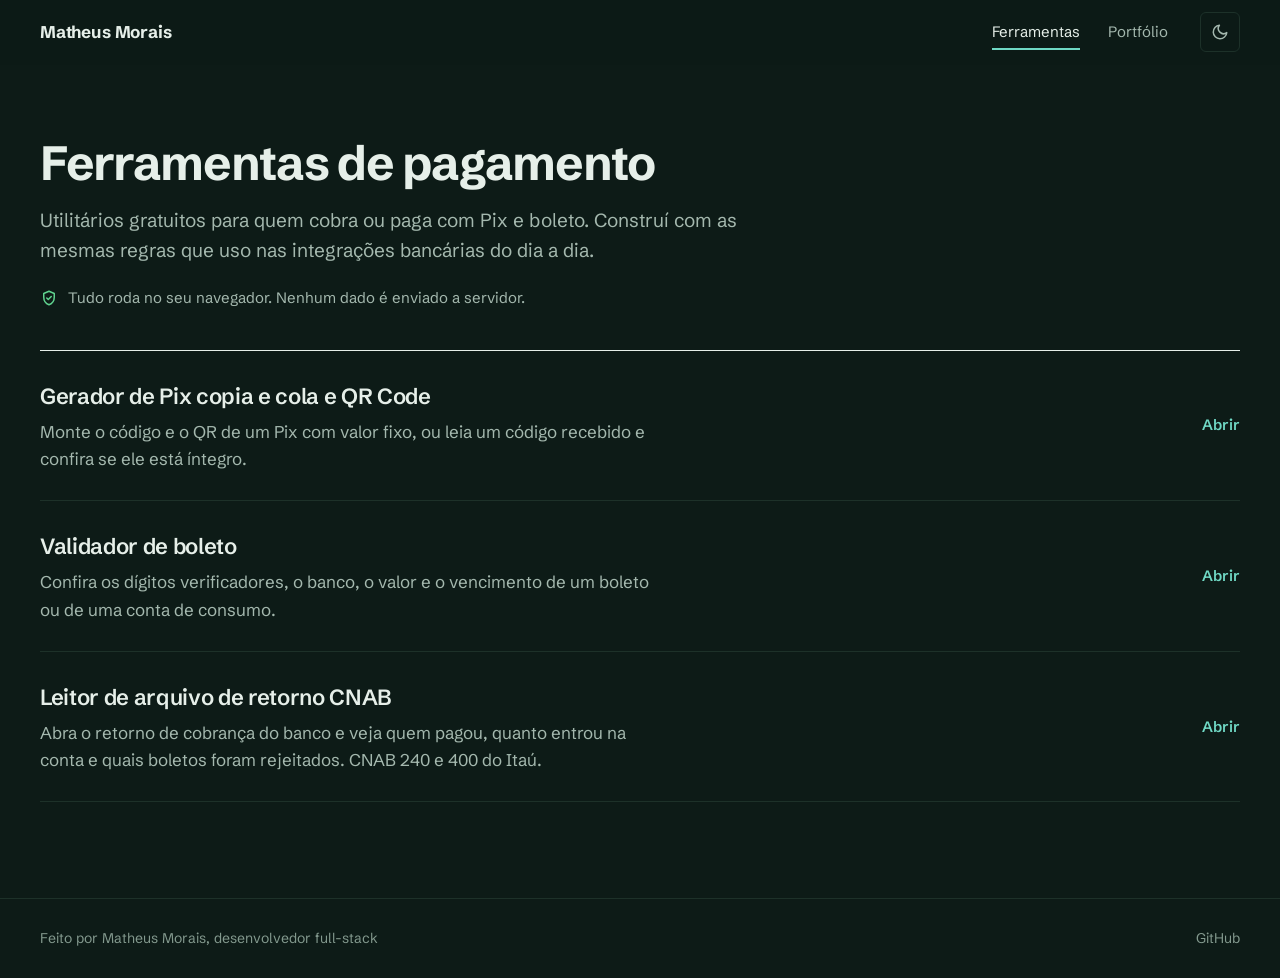
<file: ferramentas/index.html>
<!DOCTYPE html>
<html lang="pt-BR">
<head>
<meta charset="UTF-8">
<meta name="viewport" content="width=device-width, initial-scale=1.0">
<title>Ferramentas de pagamento — Matheus Morais</title>
<meta name="description" content="Gerador de Pix copia e cola com QR Code, validador de boleto e leitor de retorno CNAB. Ferramentas gratuitas que rodam no seu navegador, sem cadastro e sem enviar dados.">
<link rel="canonical" href="https://matheusmorais.com/ferramentas/">
<meta property="og:type" content="website">
<meta property="og:url" content="https://matheusmorais.com/ferramentas/">
<meta property="og:title" content="Ferramentas de pagamento">
<meta property="og:description" content="Gerador de Pix com QR Code e validador de boleto. Grátis e sem enviar dados.">
<meta property="og:image" content="https://matheusmorais.com/assets/img/og.jpg">
<meta property="og:locale" content="pt_BR">
<meta name="theme-color" content="#0d1b17">
<link rel="icon" href="/assets/img/favicon.svg" type="image/svg+xml">
<link rel="apple-touch-icon" href="/assets/img/apple-touch-icon.png">
<link rel="preload" as="font" type="font/woff2" crossorigin href="/assets/fonts/schibsted-grotesk-latin.woff2">
<link rel="stylesheet" href="/assets/css/fonts.css?v=20261028">
<link rel="stylesheet" href="/assets/css/style.css?v=20261028">
<link rel="stylesheet" href="/assets/css/ferramentas.css?v=20261028">
<script src="/assets/js/theme.js?v=20261028"></script>
</head>
<body>

<a class="skip" href="#main">Pular para o conteúdo</a>

<header class="nav tnav" id="nav">
  <div class="wrap nav__in">
    <a href="/" class="nav__brand">Matheus Morais</a>
    <nav class="nav__links" aria-label="Site">
      <a href="/ferramentas/" aria-current="page">Ferramentas</a>
      <a href="/">Portfólio</a>
    </nav>
    <button class="theme" type="button" aria-pressed="false" aria-label="Tema claro"><svg class="theme__moon" viewBox="0 0 24 24" aria-hidden="true"><path d="M21 12.8A9 9 0 1 1 11.2 3a7 7 0 0 0 9.8 9.8z" fill="none" stroke="currentColor" stroke-width="2" stroke-linejoin="round"/></svg><svg class="theme__sun" viewBox="0 0 24 24" aria-hidden="true"><circle cx="12" cy="12" r="4.5" fill="none" stroke="currentColor" stroke-width="2"/><path d="M12 2v2M12 20v2M4.9 4.9l1.4 1.4M17.7 17.7l1.4 1.4M2 12h2M20 12h2M4.9 19.1l1.4-1.4M17.7 6.3l1.4-1.4" stroke="currentColor" stroke-width="2" stroke-linecap="round"/></svg></button>
  </div>
</header>

<main id="main" class="tool">
  <div class="wrap">
    <h1 class="tool__h">Ferramentas de pagamento</h1>
    <p class="tool__lede">Utilitários gratuitos para quem cobra ou paga com Pix e boleto. Construí com as mesmas regras que uso nas integrações bancárias do dia a dia.</p>
    <p class="tool__privacy">
      <svg viewBox="0 0 24 24" width="18" height="18" aria-hidden="true"><path d="M12 3l7 3v5c0 4.5-3 8.5-7 10-4-1.5-7-5.5-7-10V6l7-3z" fill="none" stroke="currentColor" stroke-width="2" stroke-linejoin="round"/><path d="M9 12l2 2 4-4" fill="none" stroke="currentColor" stroke-width="2" stroke-linecap="round" stroke-linejoin="round"/></svg>
      Tudo roda no seu navegador. Nenhum dado é enviado a servidor.
    </p>

    <ul class="tlist">
      <li>
        <a href="/ferramentas/pix/">
          <h2>Gerador de Pix copia e cola e QR Code</h2>
          <p>Monte o código e o QR de um Pix com valor fixo, ou leia um código recebido e confira se ele está íntegro.</p>
          <span class="tlist__go">Abrir</span>
        </a>
      </li>
      <li>
        <a href="/ferramentas/boleto/">
          <h2>Validador de boleto</h2>
          <p>Confira os dígitos verificadores, o banco, o valor e o vencimento de um boleto ou de uma conta de consumo.</p>
          <span class="tlist__go">Abrir</span>
        </a>
      </li>
      <li>
        <a href="/ferramentas/cnab/">
          <h2>Leitor de arquivo de retorno CNAB</h2>
          <p>Abra o retorno de cobrança do banco e veja quem pagou, quanto entrou na conta e quais boletos foram rejeitados. CNAB 240 e 400 do Itaú.</p>
          <span class="tlist__go">Abrir</span>
        </a>
      </li>
    </ul>
  </div>
</main>

<footer class="foot">
  <div class="wrap foot__in">
    <span>Feito por <a href="/">Matheus Morais</a>, desenvolvedor full-stack</span>
    <a href="https://github.com/MatheusMorais1234" target="_blank" rel="noopener">GitHub</a>
  </div>
</footer>

</body>
</html>
</file>
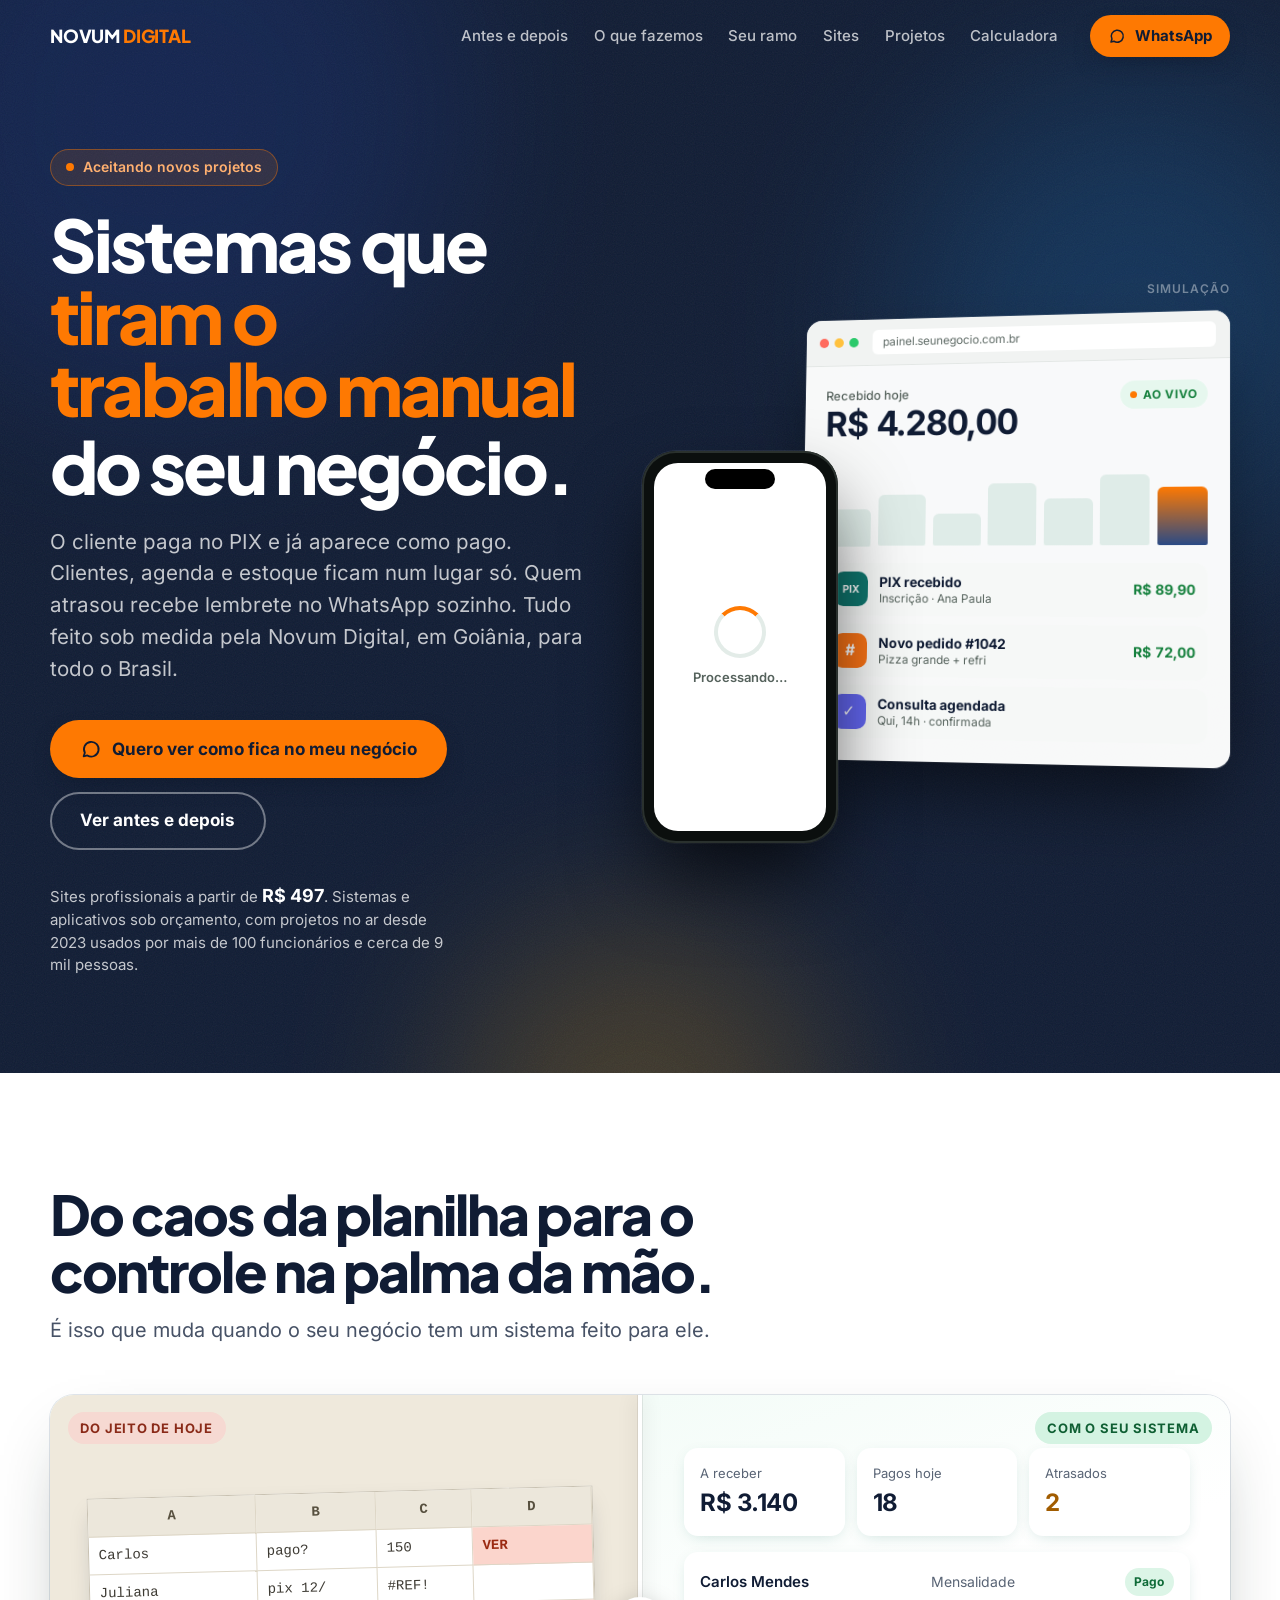
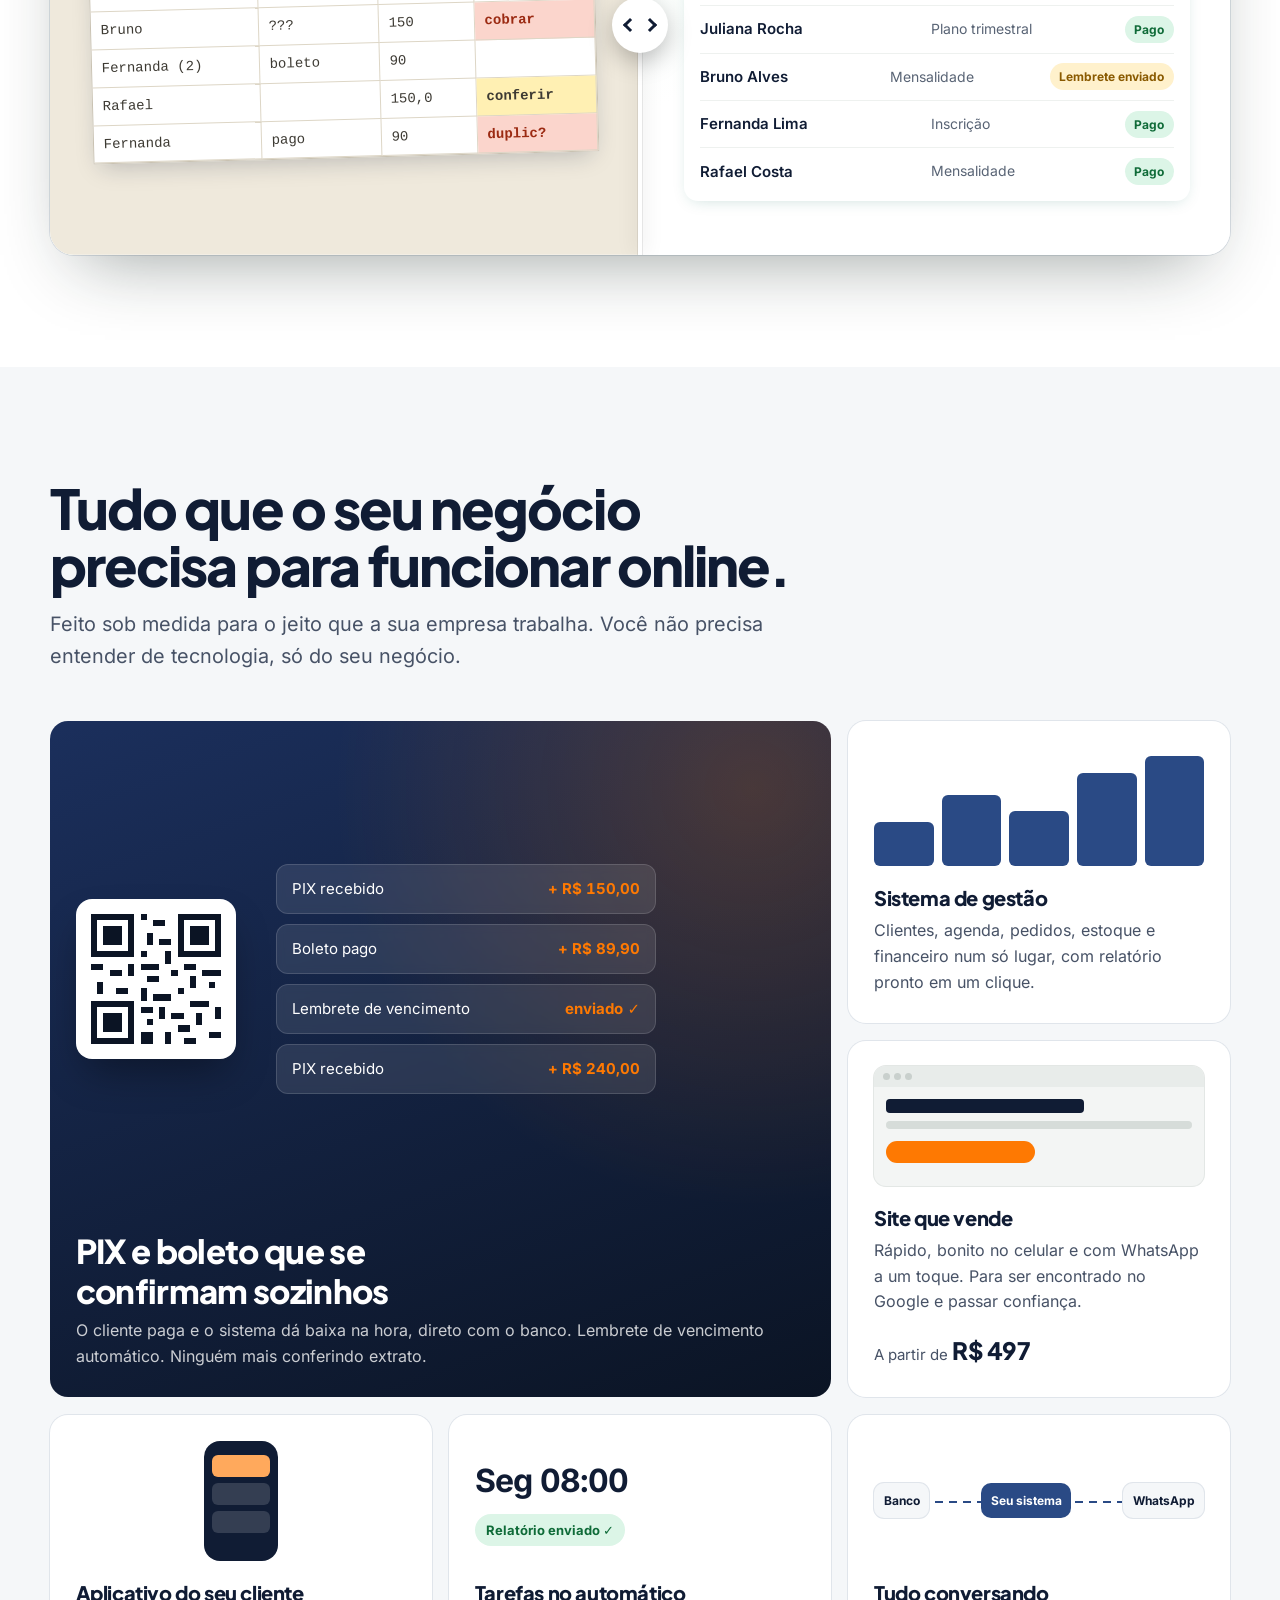
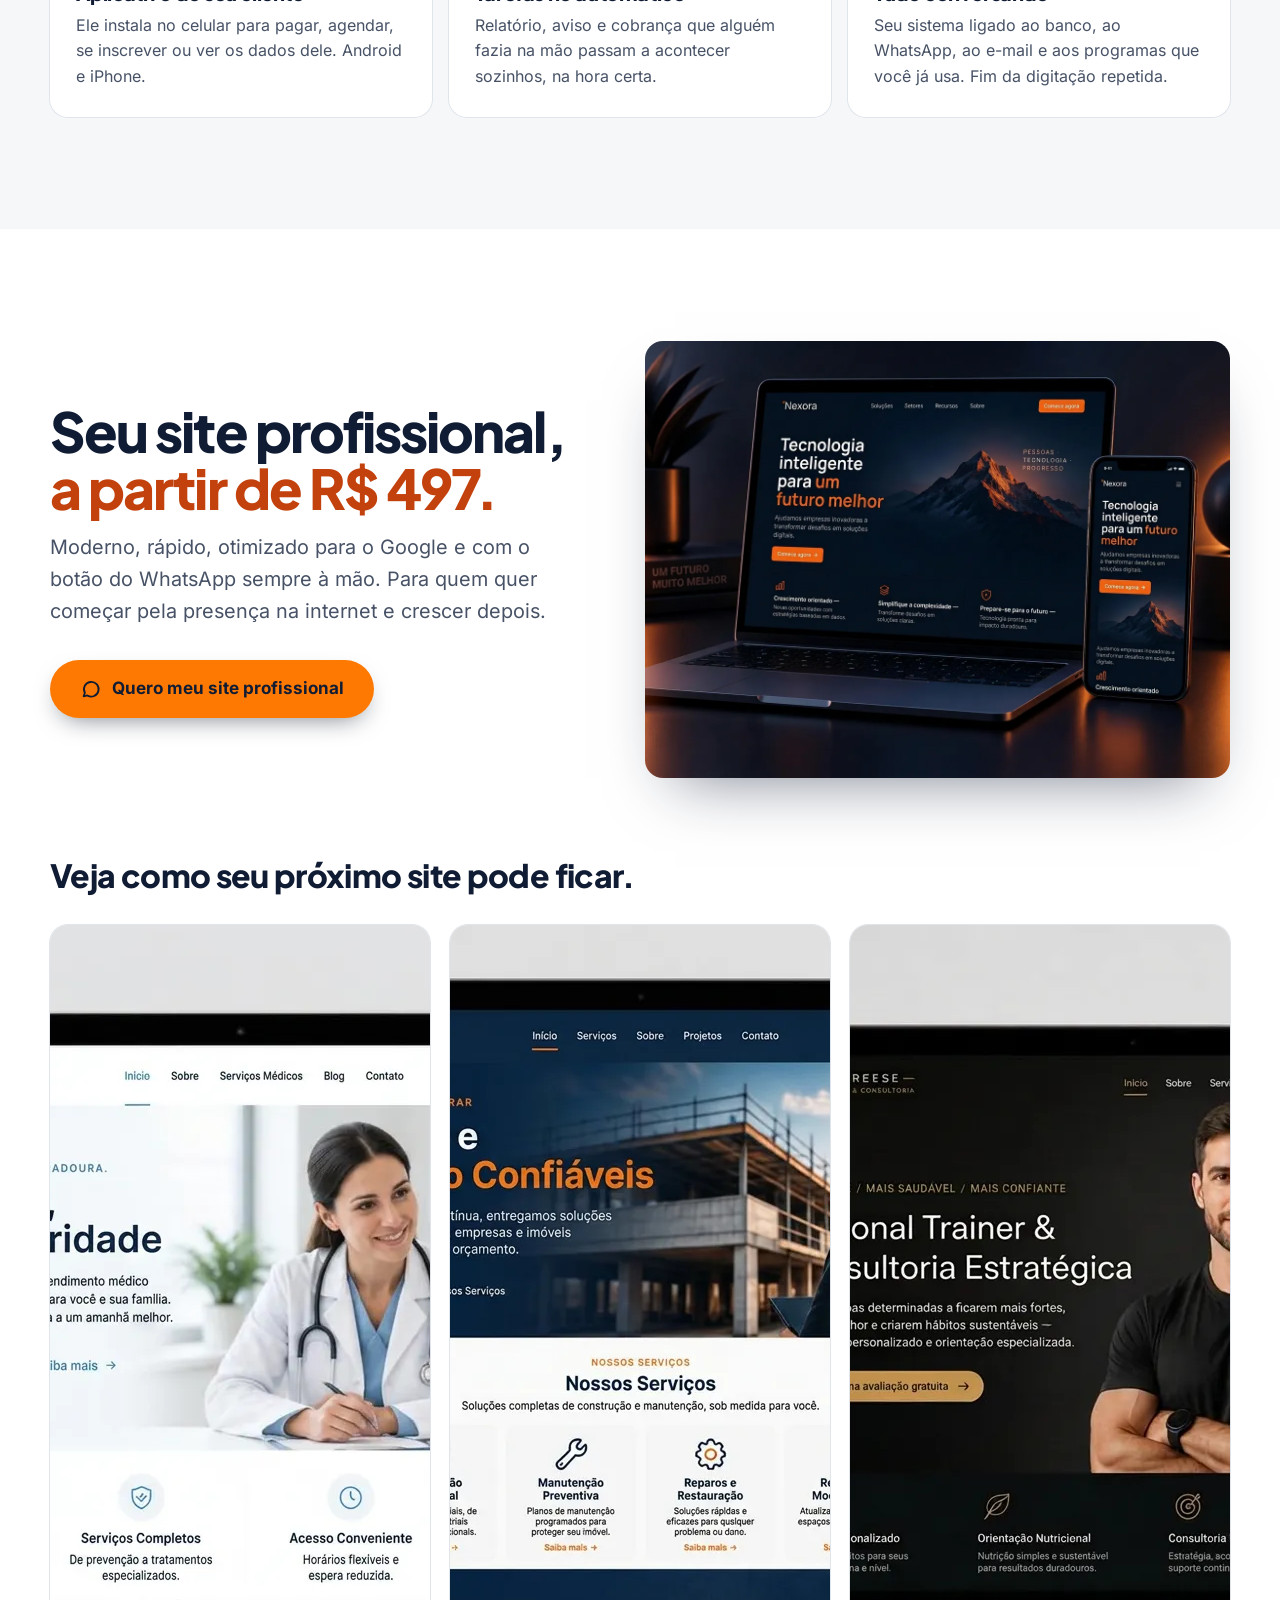
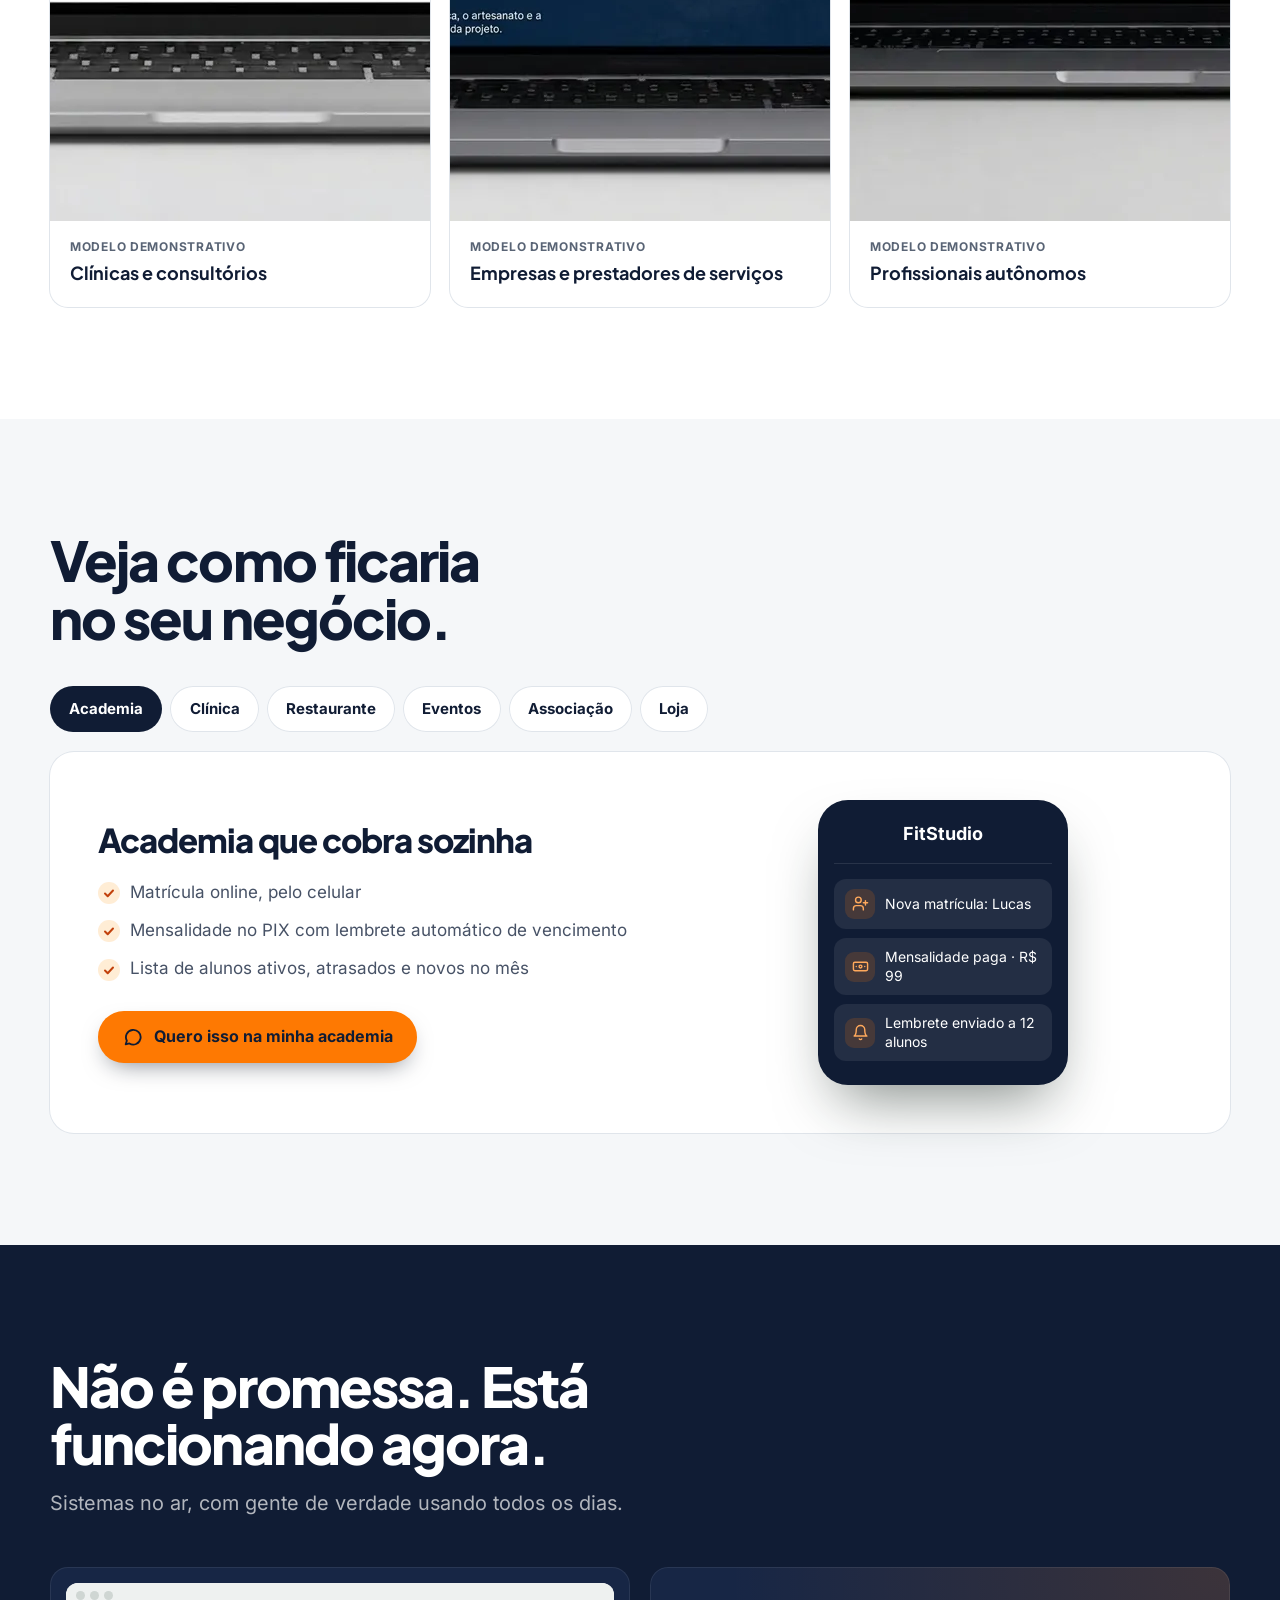
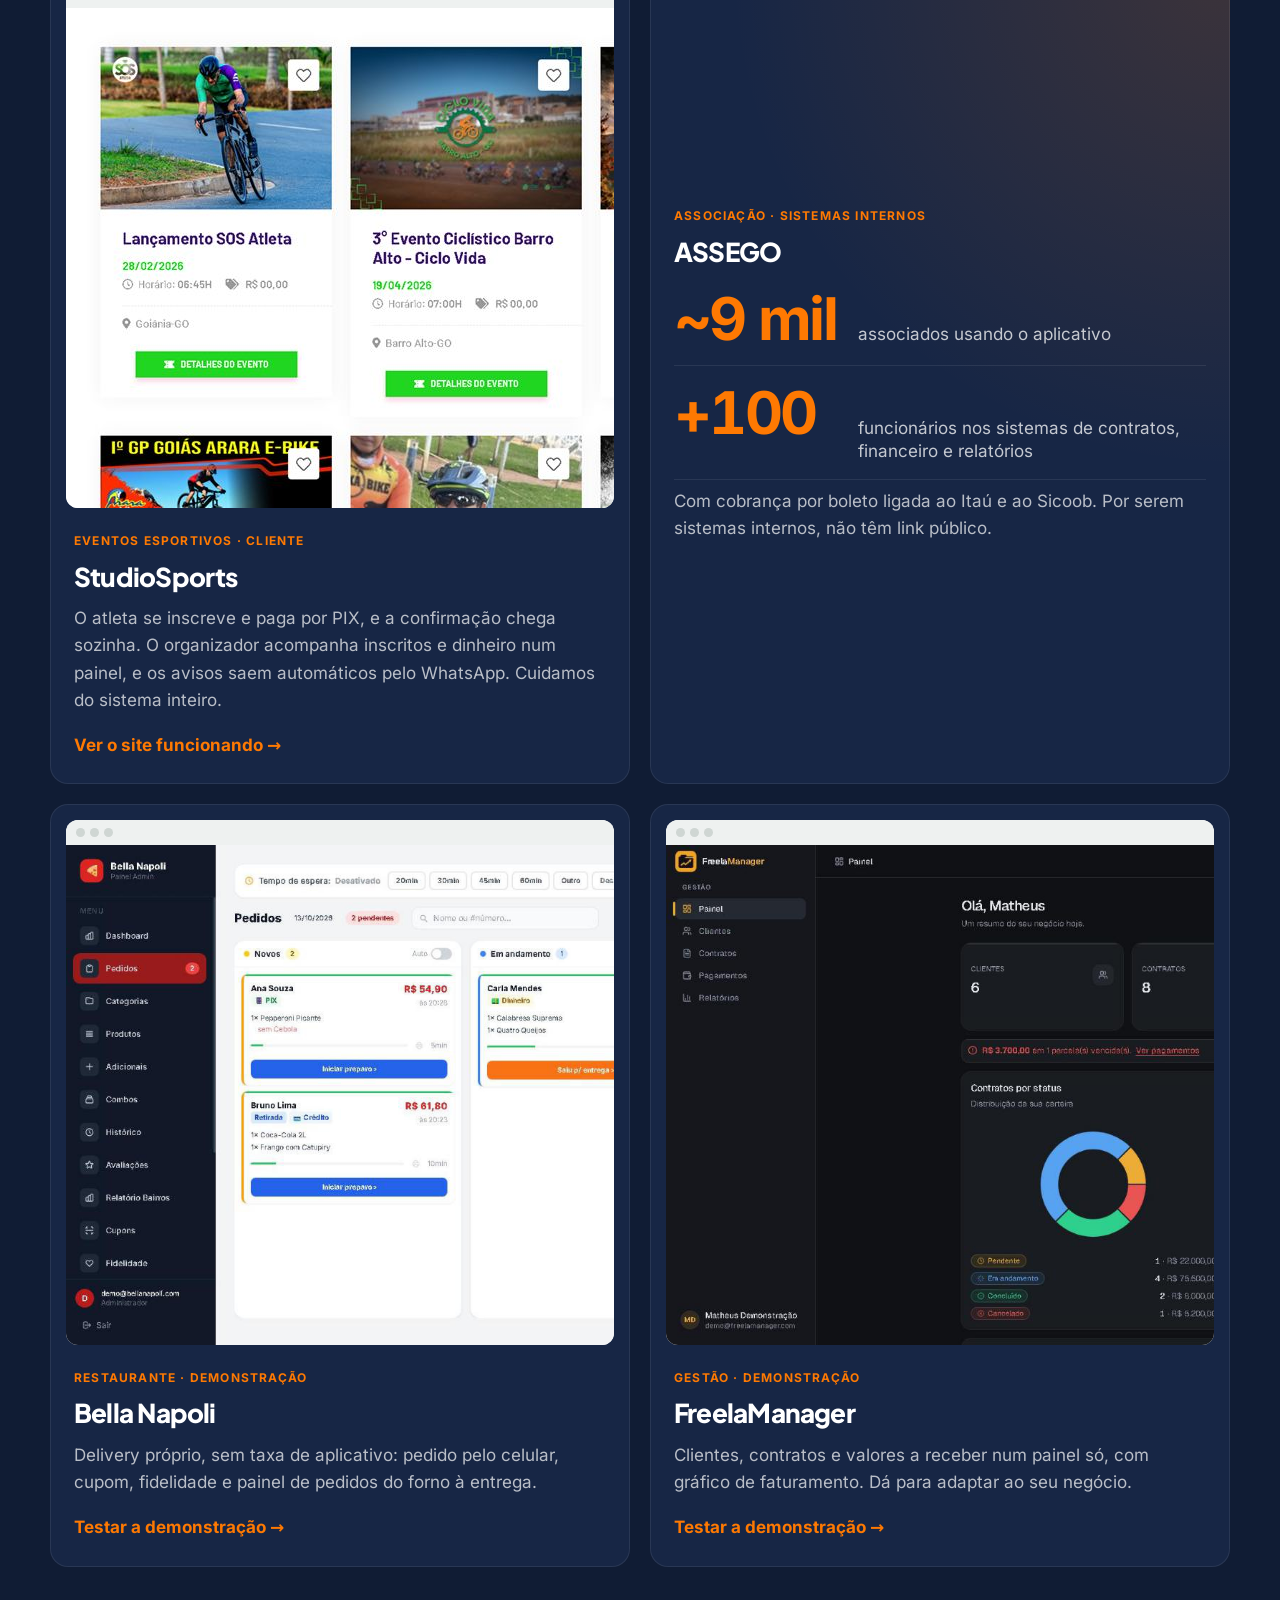
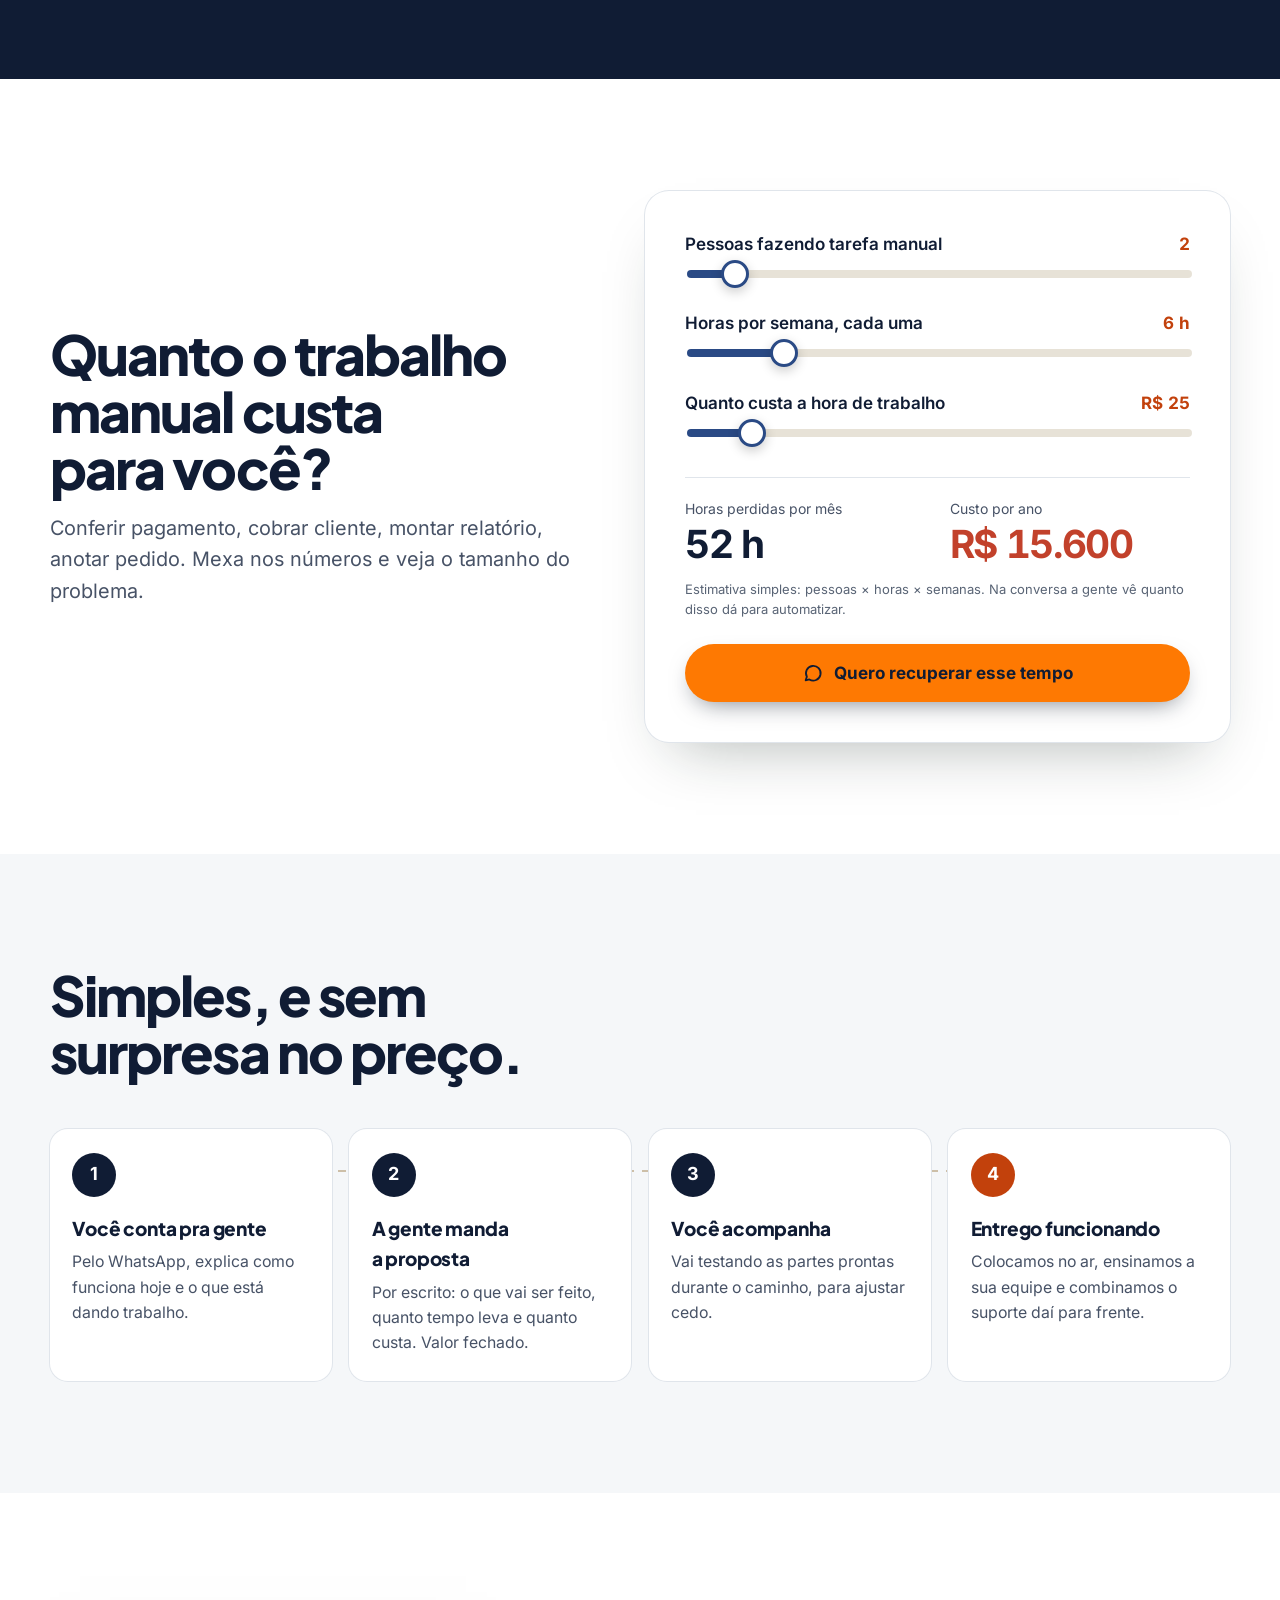
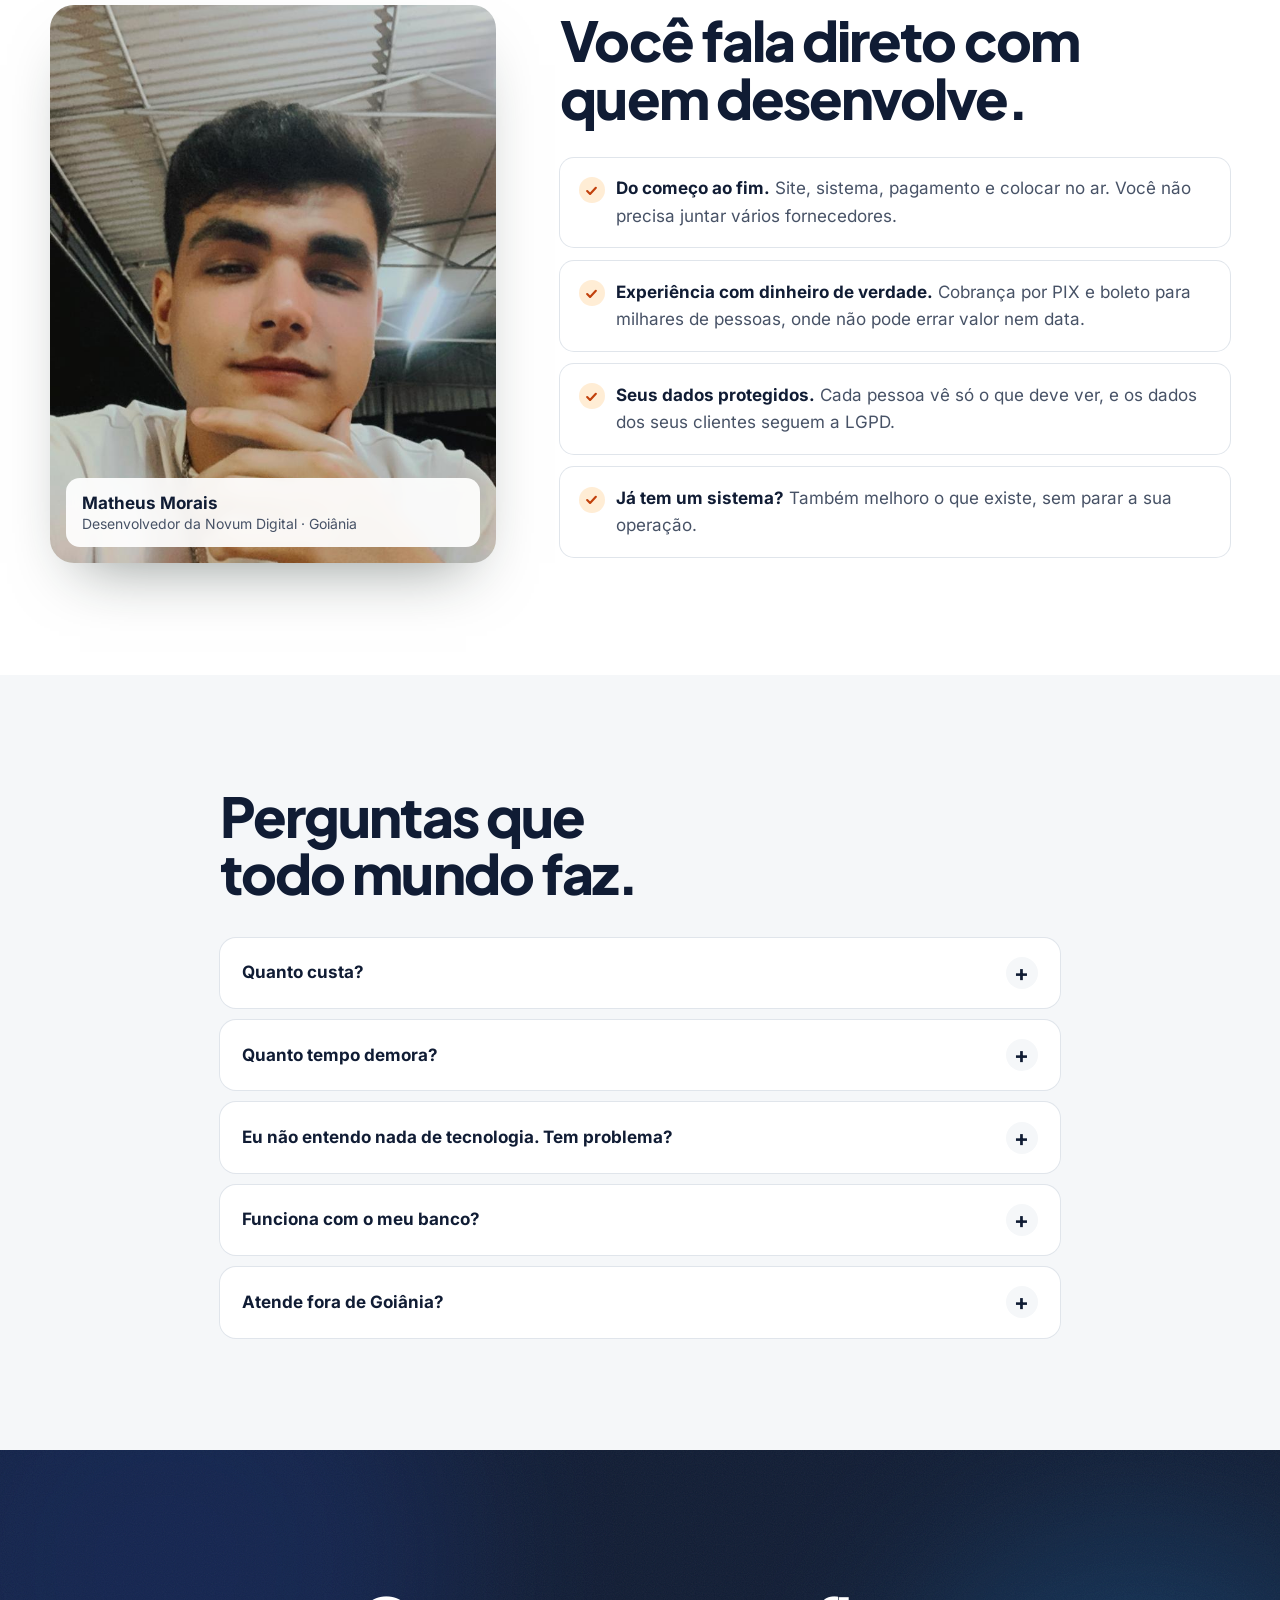
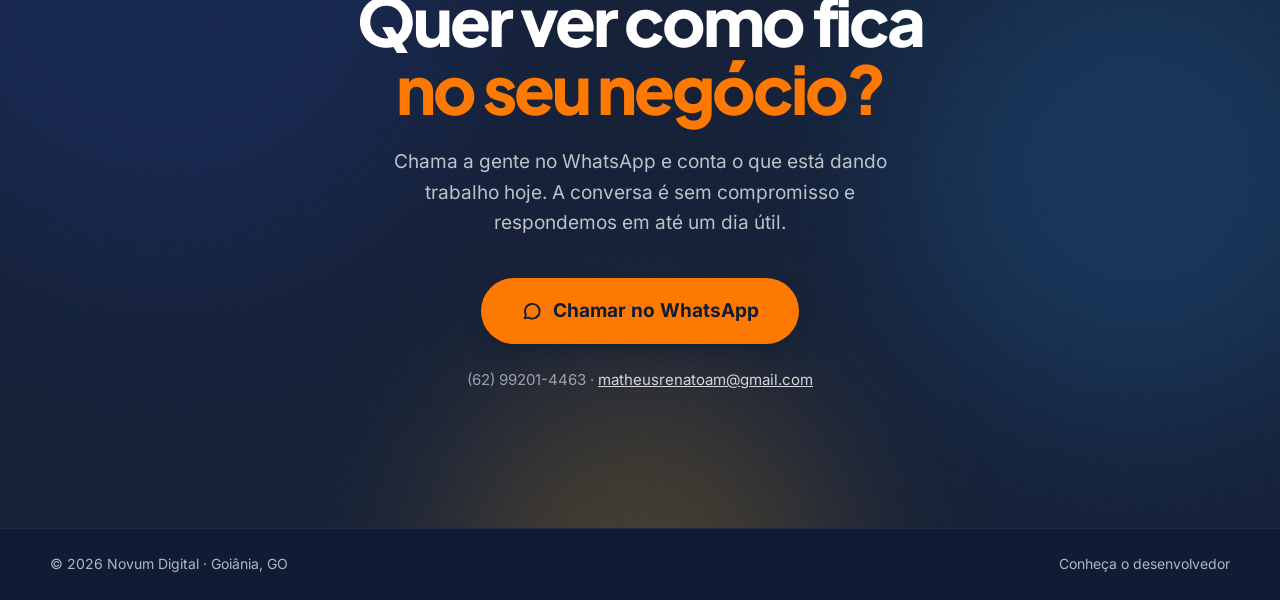
<file: servicos/index.html>
<!DOCTYPE html>
<html lang="pt-BR">
<head>
<meta charset="UTF-8">
<meta name="viewport" content="width=device-width, initial-scale=1.0">
<title>Sistemas e sites sob medida | Novum Digital</title>
<meta name="description" content="A Novum Digital cria sistemas sob medida, pagamento por PIX que se confirma sozinho, aplicativos e sites profissionais a partir de R$ 497. Goiânia e todo o Brasil.">
<link rel="canonical" href="https://matheusmorais.com/servicos/">
<meta property="og:type" content="website">
<meta property="og:url" content="https://matheusmorais.com/servicos/">
<meta property="og:title" content="Novum Digital: sistemas que tiram o trabalho manual do seu negócio">
<meta property="og:description" content="PIX que se confirma sozinho, gestão num lugar só e aplicativo para o seu cliente. Sites a partir de R$ 497.">
<meta property="og:image" content="https://matheusmorais.com/assets/img/og.jpg">
<meta property="og:locale" content="pt_BR">
<meta name="twitter:card" content="summary_large_image">
<meta name="theme-color" content="#101c34">
<link rel="icon" href="/assets/img/favicon.svg" type="image/svg+xml">
<link rel="apple-touch-icon" href="/assets/img/apple-touch-icon.png">
<link rel="preload" as="font" type="font/woff2" crossorigin href="/assets/fonts/jakarta-latin.woff2">
<link rel="preload" as="font" type="font/woff2" crossorigin href="/assets/fonts/inter-latin.woff2">
<link rel="stylesheet" href="/assets/css/novum-fonts.css?v=20261027">
<link rel="stylesheet" href="/assets/css/servicos.css?v=20261027">
<script src="/assets/js/servicos.js?v=20261027" defer></script>

<script type="application/ld+json">
{
  "@context": "https://schema.org",
  "@type": "ProfessionalService",
  "name": "Novum Digital",
  "url": "https://matheusmorais.com/servicos/",
  "telephone": "+55-62-99201-4463",
  "email": "matheusrenatoam@gmail.com",
  "image": "https://matheusmorais.com/assets/img/og.jpg",
  "address": { "@type": "PostalAddress", "addressLocality": "Goiânia", "addressRegion": "GO", "addressCountry": "BR" },
  "areaServed": "BR"
}
</script>
</head>
<body>

<a class="skip" href="#main">Pular para o conteúdo</a>

<!-- Página para quem quer contratar um projeto, não para recrutador.
     Os anúncios apontam para cá; o portfólio (/) segue como está.
     Todo link com .js-wa abre o WhatsApp; o servicos.js só troca o texto
     da mensagem quando a calculadora tem resultado. -->
<header class="top" id="top">
  <div class="wrap top__in">
    <a href="/servicos/" class="brand">NOVUM <span>DIGITAL</span></a>
    <nav class="top__links" aria-label="Seções">
      <a href="#antes-depois">Antes e depois</a>
      <a href="#o-que-faco">O que fazemos</a>
      <a href="#seu-ramo">Seu ramo</a>
      <a href="#sites">Sites</a>
      <a href="#projetos">Projetos</a>
      <a href="#calculadora">Calculadora</a>
    </nav>
    <a class="btn btn--wa btn--sm js-wa" href="https://wa.me/5562992014463?text=Ol%C3%A1!%20Vim%20pelo%20site%20da%20Novum%20Digital%20e%20quero%20conversar%20sobre%20um%20projeto." target="_blank" rel="noopener">
      <svg class="ico" viewBox="0 0 24 24" aria-hidden="true"><path d="M4 20l1.3-3.9A8 8 0 1 1 8 19z"/></svg>
      WhatsApp
    </a>
  </div>
</header>

<main id="main">

<!-- HERO -->
<section class="hero">
  <div class="hero__bg" aria-hidden="true"><i></i><i></i><i></i></div>
  <div class="wrap hero__grid">
    <div class="hero__copy">
      <p class="pill"><span class="pill__dot" aria-hidden="true"></span>Aceitando novos projetos</p>
      <h1 class="hero__h">Sistemas que <span class="grad">tiram o trabalho manual</span> do seu negócio.</h1>
      <p class="hero__p">O cliente paga no PIX e já aparece como pago. Clientes, agenda e estoque ficam num lugar só. Quem atrasou recebe lembrete no WhatsApp sozinho. Tudo feito sob medida pela Novum Digital, em Goiânia, para todo o Brasil.</p>
      <div class="hero__cta">
        <a class="btn btn--wa btn--lg js-wa" href="https://wa.me/5562992014463?text=Ol%C3%A1!%20Vim%20pelo%20site%20da%20Novum%20Digital%20e%20quero%20conversar%20sobre%20um%20projeto." target="_blank" rel="noopener">
          <svg class="ico" viewBox="0 0 24 24" aria-hidden="true"><path d="M4 20l1.3-3.9A8 8 0 1 1 8 19z"/></svg>
          Quero ver como fica no meu negócio
        </a>
        <a class="btn btn--ghost btn--lg" href="#antes-depois">Ver antes e depois</a>
      </div>
      <p class="hero__trust">Sites profissionais a partir de <strong>R$ 497</strong>. Sistemas e aplicativos sob orçamento, com projetos no ar desde 2023 usados por mais de 100 funcionários e cerca de 9 mil pessoas.</p>
    </div>

    <!-- Demonstração ao vivo: o celular paga, o painel recebe.
         Os nomes e valores são ilustrativos (o selo "Simulação" diz isso). -->
    <div class="stage" aria-label="Simulação de um sistema recebendo pagamentos e pedidos" role="img">
      <div class="dash">
        <div class="dash__bar"><i></i><i></i><i></i><span>painel.seunegocio.com.br</span></div>
        <div class="dash__body">
          <div class="dash__top">
            <div>
              <p class="dash__label">Recebido hoje</p>
              <p class="dash__money" id="dashMoney">R$ 4.280,00</p>
            </div>
            <p class="dash__live"><span aria-hidden="true"></span>ao vivo</p>
          </div>
          <div class="dash__chart" aria-hidden="true">
            <i></i><i></i><i></i><i></i><i></i><i></i><i class="is-today" id="dashToday"></i>
          </div>
          <ul class="feed" id="feed">
            <li class="feed__it"><b class="fi fi--pix">PIX</b><span><strong>PIX recebido</strong><em>Inscrição · Ana Paula</em></span><i>R$ 89,90</i></li>
            <li class="feed__it"><b class="fi fi--ped">#</b><span><strong>Novo pedido #1042</strong><em>Pizza grande + refri</em></span><i>R$ 72,00</i></li>
            <li class="feed__it"><b class="fi fi--ag">✓</b><span><strong>Consulta agendada</strong><em>Qui, 14h · confirmada</em></span><i></i></li>
          </ul>
        </div>
      </div>

      <div class="phone" id="phone">
        <div class="phone__notch" aria-hidden="true"></div>
        <div class="phone__scr is-on" data-s="0">
          <p class="phone__k">Pagamento</p>
          <p class="phone__v">R$ 89,90</p>
          <div class="qr" aria-hidden="true"></div>
          <p class="phone__btn">Copiar código PIX</p>
        </div>
        <div class="phone__scr" data-s="1">
          <div class="spin" aria-hidden="true"></div>
          <p class="phone__k">Processando…</p>
        </div>
        <div class="phone__scr" data-s="2">
          <div class="ok" aria-hidden="true"><svg viewBox="0 0 24 24"><path d="M5 12.5l4.5 4.5L19 7.5"/></svg></div>
          <p class="phone__v">Pago!</p>
          <p class="phone__k">Confirmado na hora</p>
        </div>
      </div>

      <div class="toast" id="toast" aria-hidden="true">
        <span class="toast__ico">✓</span>
        <span><strong>Baixa automática</strong><em>ninguém precisou conferir</em></span>
      </div>
      <p class="stage__tag">Simulação</p>
    </div>
  </div>
</section>

<!-- ANTES E DEPOIS -->
<section class="sec" id="antes-depois">
  <div class="wrap">
    <h2 class="h2 rv">Do caos da planilha para o controle na palma da mão.</h2>
    <p class="lead rv">É isso que muda quando o seu negócio tem um sistema feito para ele.</p>

    <div class="cmp rv" id="cmp">
      <!-- depois (fica por baixo) -->
      <div class="cmp__pane cmp__after">
        <p class="cmp__lbl cmp__lbl--after">Com o seu sistema</p>
        <div class="clean">
          <div class="clean__kpis">
            <div><span>A receber</span><strong>R$ 3.140</strong></div>
            <div><span>Pagos hoje</span><strong>18</strong></div>
            <div><span>Atrasados</span><strong class="is-warn">2</strong></div>
          </div>
          <ul class="clean__list">
            <li><span>Carlos Mendes</span><em>Mensalidade</em><b class="ok-b">Pago</b></li>
            <li><span>Juliana Rocha</span><em>Plano trimestral</em><b class="ok-b">Pago</b></li>
            <li><span>Bruno Alves</span><em>Mensalidade</em><b class="wait-b">Lembrete enviado</b></li>
            <li><span>Fernanda Lima</span><em>Inscrição</em><b class="ok-b">Pago</b></li>
            <li><span>Rafael Costa</span><em>Mensalidade</em><b class="ok-b">Pago</b></li>
          </ul>
        </div>
      </div>
      <!-- antes (recortado por cima) -->
      <div class="cmp__pane cmp__before" id="cmpBefore">
        <p class="cmp__lbl cmp__lbl--before">Do jeito de hoje</p>
        <div class="messy">
          <div class="sheet">
            <div class="sheet__r sheet__h"><i>A</i><i>B</i><i>C</i><i>D</i></div>
            <div class="sheet__r"><i>Carlos</i><i>pago?</i><i>150</i><i class="r">VER</i></div>
            <div class="sheet__r"><i>Juliana</i><i>pix 12/</i><i>#REF!</i><i></i></div>
            <div class="sheet__r"><i>Bruno</i><i>???</i><i>150</i><i class="r">cobrar</i></div>
            <div class="sheet__r"><i>Fernanda (2)</i><i>boleto</i><i>90</i><i></i></div>
            <div class="sheet__r"><i>Rafael</i><i></i><i>150,0</i><i class="y">conferir</i></div>
            <div class="sheet__r"><i>Fernanda</i><i>pago</i><i>90</i><i class="r">duplic?</i></div>
          </div>
          <p class="note note--1">Conferir extrato de novo!!</p>
          <p class="note note--2">Quem já pagou???</p>
          <p class="note note--3">Mandar lembrete pra todo mundo</p>
        </div>
      </div>
      <div class="cmp__handle" id="cmpHandle" aria-hidden="true"><span></span></div>
      <label class="sr" for="cmpRange">Comparar antes e depois</label>
      <input class="cmp__range" id="cmpRange" type="range" min="0" max="100" value="50">
    </div>
  </div>
</section>

<!-- SERVIÇOS -->
<section class="sec sec--tint" id="o-que-faco">
  <div class="wrap">
    <h2 class="h2 rv">Tudo que o seu negócio precisa para funcionar online.</h2>
    <p class="lead rv">Feito sob medida para o jeito que a sua empresa trabalha. Você não precisa entender de tecnologia, só do seu negócio.</p>

    <ul class="bento">
      <li class="bx bx--pix rv">
        <div class="bx__art bx__art--pix" aria-hidden="true">
          <div class="mini-qr"></div>
          <div class="pay-line"><span>PIX recebido</span><b>+ R$ 150,00</b></div>
          <div class="pay-line"><span>Boleto pago</span><b>+ R$ 89,90</b></div>
          <div class="pay-line"><span>Lembrete de vencimento</span><b>enviado ✓</b></div>
          <div class="pay-line"><span>PIX recebido</span><b>+ R$ 240,00</b></div>
        </div>
        <h3>PIX e boleto que se confirmam sozinhos</h3>
        <p>O cliente paga e o sistema dá baixa na hora, direto com o banco. Lembrete de vencimento automático. Ninguém mais conferindo extrato.</p>
      </li>
      <li class="bx bx--sys rv">
        <div class="bx__art bx__art--sys" aria-hidden="true"><i></i><i></i><i></i><i></i><i></i></div>
        <h3>Sistema de gestão</h3>
        <p>Clientes, agenda, pedidos, estoque e financeiro num só lugar, com relatório pronto em um clique.</p>
      </li>
      <li class="bx bx--site rv">
        <div class="bx__art bx__art--site" aria-hidden="true"><div><i></i><i></i><i></i></div><b></b><span></span><span></span></div>
        <h3>Site que vende</h3>
        <p>Rápido, bonito no celular e com WhatsApp a um toque. Para ser encontrado no Google e passar confiança.</p>
        <p class="bx__price">A partir de <strong>R$ 497</strong></p>
      </li>
      <li class="bx bx--app rv">
        <div class="bx__art bx__art--app" aria-hidden="true"><div><i></i><i></i><i></i></div></div>
        <h3>Aplicativo do seu cliente</h3>
        <p>Ele instala no celular para pagar, agendar, se inscrever ou ver os dados dele. Android e iPhone.</p>
      </li>
      <li class="bx bx--auto rv">
        <div class="bx__art bx__art--auto" aria-hidden="true"><span>Seg 08:00</span><b>Relatório enviado ✓</b></div>
        <h3>Tarefas no automático</h3>
        <p>Relatório, aviso e cobrança que alguém fazia na mão passam a acontecer sozinhos, na hora certa.</p>
      </li>
      <li class="bx bx--link rv">
        <div class="bx__art bx__art--link" aria-hidden="true"><i>Banco</i><i>Seu sistema</i><i>WhatsApp</i></div>
        <h3>Tudo conversando</h3>
        <p>Seu sistema ligado ao banco, ao WhatsApp, ao e-mail e aos programas que você já usa. Fim da digitação repetida.</p>
      </li>
    </ul>
  </div>
</section>

<!-- SITES -->
<section class="sec" id="sites">
  <div class="wrap sites">
    <div>
      <h2 class="h2 rv">Seu site profissional, <span class="grad">a partir de R$ 497.</span></h2>
      <p class="lead rv">Moderno, rápido, otimizado para o Google e com o botão do WhatsApp sempre à mão. Para quem quer começar pela presença na internet e crescer depois.</p>
      <a class="btn btn--wa btn--lg js-wa rv" href="https://wa.me/5562992014463?text=Ol%C3%A1!%20Tenho%20interesse%20em%20criar%20um%20site%20profissional%20a%20partir%20de%20R%24%20497.%20Gostaria%20de%20mais%20informa%C3%A7%C3%B5es." target="_blank" rel="noopener">
        <svg class="ico" viewBox="0 0 24 24" aria-hidden="true"><path d="M4 20l1.3-3.9A8 8 0 1 1 8 19z"/></svg>
        Quero meu site profissional
      </a>
    </div>
    <figure class="sites__shot rv"><img src="/assets/img/novum/mockup.webp" alt="Site profissional exibido em notebook e smartphone" width="1200" height="896" loading="lazy"></figure>
  </div>
  <div class="wrap">
    <h3 class="sites__h rv">Veja como seu próximo site pode ficar.</h3>
    <ul class="models">
      <li class="rv"><figure><img src="/assets/img/novum/modelo-clinica.webp" alt="Modelo demonstrativo de site para clínica" width="1200" height="896" loading="lazy"><figcaption><small>Modelo demonstrativo</small><strong>Clínicas e consultórios</strong></figcaption></figure></li>
      <li class="rv"><figure><img src="/assets/img/novum/modelo-empresa.webp" alt="Modelo demonstrativo de site para empresa de serviços" width="1200" height="896" loading="lazy"><figcaption><small>Modelo demonstrativo</small><strong>Empresas e prestadores de serviços</strong></figcaption></figure></li>
      <li class="rv"><figure><img src="/assets/img/novum/modelo-autonomo.webp" alt="Modelo demonstrativo de site para profissional autônomo" width="1200" height="896" loading="lazy"><figcaption><small>Modelo demonstrativo</small><strong>Profissionais autônomos</strong></figcaption></figure></li>
    </ul>
  </div>
</section>

<!-- SEU RAMO -->
<section class="sec sec--tint" id="seu-ramo">
  <div class="wrap">
    <h2 class="h2 rv">Veja como ficaria no seu negócio.</h2>

    <div class="ramo rv">
      <div class="ramo__tabs" role="tablist" aria-label="Ramos">
        <button role="tab" type="button" aria-selected="true" data-r="academia">Academia</button>
        <button role="tab" type="button" aria-selected="false" data-r="clinica">Clínica</button>
        <button role="tab" type="button" aria-selected="false" data-r="restaurante">Restaurante</button>
        <button role="tab" type="button" aria-selected="false" data-r="eventos">Eventos</button>
        <button role="tab" type="button" aria-selected="false" data-r="associacao">Associação</button>
        <button role="tab" type="button" aria-selected="false" data-r="loja">Loja</button>
      </div>
      <div class="ramo__panel" role="tabpanel" id="ramoPanel">
        <div class="ramo__txt">
          <h3 id="ramoH">Academia que cobra sozinha</h3>
          <ul class="ramo__list" id="ramoList">
            <li>Matrícula online, pelo celular</li>
            <li>Mensalidade no PIX com lembrete automático de vencimento</li>
            <li>Lista de alunos ativos, atrasados e novos no mês</li>
          </ul>
          <a class="btn btn--wa js-wa js-ramo-cta" href="https://wa.me/5562992014463?text=Ol%C3%A1!%20Tenho%20uma%20academia%20e%20quero%20conversar%20sobre%20um%20sistema." target="_blank" rel="noopener">
            <svg class="ico" viewBox="0 0 24 24" aria-hidden="true"><path d="M4 20l1.3-3.9A8 8 0 1 1 8 19z"/></svg>
            <span id="ramoCta">Quero isso na minha academia</span>
          </a>
        </div>
        <div class="ramo__mock" aria-hidden="true">
          <div class="ramo__phone">
            <p class="ramo__app" id="ramoApp">FitStudio</p>
            <ul class="ramo__notes" id="ramoNotes">
              <li><b><svg viewBox="0 0 24 24" aria-hidden="true"><path d="M16 21v-2a4 4 0 0 0-4-4H6a4 4 0 0 0-4 4v2"/><circle cx="9" cy="7" r="4"/><line x1="19" x2="19" y1="8" y2="14"/><line x1="22" x2="16" y1="11" y2="11"/></svg></b><span>Nova matrícula: Lucas</span></li>
              <li><b><svg viewBox="0 0 24 24" aria-hidden="true"><rect width="20" height="12" x="2" y="6" rx="2"/><circle cx="12" cy="12" r="2"/><path d="M6 12h.01M18 12h.01"/></svg></b><span>Mensalidade paga · R$ 99</span></li>
              <li><b><svg viewBox="0 0 24 24" aria-hidden="true"><path d="M6 8a6 6 0 0 1 12 0c0 7 3 9 3 9H3s3-2 3-9"/><path d="M10.3 21a1.94 1.94 0 0 0 3.4 0"/></svg></b><span>Lembrete enviado a 12 alunos</span></li>
            </ul>
          </div>
        </div>
      </div>
    </div>
  </div>
</section>

<!-- PROJETOS -->
<section class="sec sec--dark" id="projetos">
  <div class="wrap">
    <h2 class="h2 rv">Não é promessa. Está funcionando agora.</h2>
    <p class="lead rv">Sistemas no ar, com gente de verdade usando todos os dias.</p>

    <ul class="cases">
      <li class="case case--big rv">
        <figure class="case__shot"><div class="case__bar" aria-hidden="true"><i></i><i></i><i></i></div><img src="/assets/img/projetos/studiosports.jpg" alt="Página de eventos da StudioSports com provas de ciclismo" loading="lazy" width="800" height="500"></figure>
        <div class="case__body">
          <p class="tag">Eventos esportivos · cliente</p>
          <h3>StudioSports</h3>
          <p>O atleta se inscreve e paga por PIX, e a confirmação chega sozinha. O organizador acompanha inscritos e dinheiro num painel, e os avisos saem automáticos pelo WhatsApp. Cuidamos do sistema inteiro.</p>
          <a class="link" href="https://www.studiosports.com.br" target="_blank" rel="noopener">Ver o site funcionando →</a>
        </div>
      </li>
      <li class="case case--stat rv">
        <div class="case__body">
          <p class="tag">Associação · sistemas internos</p>
          <h3>ASSEGO</h3>
          <div class="stat"><strong data-count="9000" data-prefix="~">~9 mil</strong><span>associados usando o aplicativo</span></div>
          <div class="stat"><strong data-count="100" data-prefix="+">+100</strong><span>funcionários nos sistemas de contratos, financeiro e relatórios</span></div>
          <p>Com cobrança por boleto ligada ao Itaú e ao Sicoob. Por serem sistemas internos, não têm link público.</p>
        </div>
      </li>
      <li class="case rv">
        <figure class="case__shot"><div class="case__bar" aria-hidden="true"><i></i><i></i><i></i></div><img src="/assets/img/projetos/pizzaria.jpg" alt="Painel da pizzaria com os pedidos organizados por etapa" loading="lazy" width="800" height="500"></figure>
        <div class="case__body">
          <p class="tag">Restaurante · demonstração</p>
          <h3>Bella Napoli</h3>
          <p>Delivery próprio, sem taxa de aplicativo: pedido pelo celular, cupom, fidelidade e painel de pedidos do forno à entrega.</p>
          <a class="link" href="https://pizzaria.matheusmorais.com" target="_blank" rel="noopener">Testar a demonstração →</a>
        </div>
      </li>
      <li class="case rv">
        <figure class="case__shot"><div class="case__bar" aria-hidden="true"><i></i><i></i><i></i></div><img src="/assets/img/projetos/freelamanager.jpg" alt="Painel com clientes, contratos, valores a receber e gráfico de faturamento" loading="lazy" width="800" height="500"></figure>
        <div class="case__body">
          <p class="tag">Gestão · demonstração</p>
          <h3>FreelaManager</h3>
          <p>Clientes, contratos e valores a receber num painel só, com gráfico de faturamento. Dá para adaptar ao seu negócio.</p>
          <a class="link" href="https://app.matheusmorais.com" target="_blank" rel="noopener">Testar a demonstração →</a>
        </div>
      </li>
    </ul>
  </div>
</section>

<!-- CALCULADORA -->
<section class="sec" id="calculadora">
  <div class="wrap calc">
    <div class="calc__intro">
      <h2 class="h2 rv">Quanto o trabalho manual custa para você?</h2>
      <p class="lead rv">Conferir pagamento, cobrar cliente, montar relatório, anotar pedido. Mexa nos números e veja o tamanho do problema.</p>
    </div>
    <div class="calc__box rv">
      <div class="calc__f">
        <label for="cPessoas">Pessoas fazendo tarefa manual <output id="oPessoas">2</output></label>
        <input type="range" id="cPessoas" min="1" max="15" value="2">
      </div>
      <div class="calc__f">
        <label for="cHoras">Horas por semana, cada uma <output id="oHoras">6 h</output></label>
        <input type="range" id="cHoras" min="1" max="30" value="6">
      </div>
      <div class="calc__f">
        <label for="cCusto">Quanto custa a hora de trabalho <output id="oCusto">R$ 25</output></label>
        <input type="range" id="cCusto" min="10" max="150" step="5" value="25">
      </div>
      <div class="calc__res" aria-live="polite">
        <div><span>Horas perdidas por mês</span><strong id="rHoras">52 h</strong></div>
        <div><span>Custo por ano</span><strong id="rAno">R$ 15.600</strong></div>
      </div>
      <p class="calc__note">Estimativa simples: pessoas × horas × semanas. Na conversa a gente vê quanto disso dá para automatizar.</p>
      <a class="btn btn--wa btn--lg calc__cta js-wa" id="calcCta" href="https://wa.me/5562992014463?text=Ol%C3%A1!%20Vim%20pelo%20site%20da%20Novum%20Digital%20e%20quero%20conversar%20sobre%20um%20projeto." target="_blank" rel="noopener">
        <svg class="ico" viewBox="0 0 24 24" aria-hidden="true"><path d="M4 20l1.3-3.9A8 8 0 1 1 8 19z"/></svg>
        Quero recuperar esse tempo
      </a>
    </div>
  </div>
</section>

<!-- COMO FUNCIONA -->
<section class="sec sec--tint" id="como-funciona">
  <div class="wrap">
    <h2 class="h2 rv">Simples, e sem surpresa no preço.</h2>
    <ol class="steps">
      <li class="rv"><h3>Você conta pra gente</h3><p>Pelo WhatsApp, explica como funciona hoje e o que está dando trabalho.</p></li>
      <li class="rv"><h3>A gente manda a proposta</h3><p>Por escrito: o que vai ser feito, quanto tempo leva e quanto custa. Valor fechado.</p></li>
      <li class="rv"><h3>Você acompanha</h3><p>Vai testando as partes prontas durante o caminho, para ajustar cedo.</p></li>
      <li class="rv"><h3>Entrego funcionando</h3><p>Colocamos no ar, ensinamos a sua equipe e combinamos o suporte daí para frente.</p></li>
    </ol>
  </div>
</section>

<!-- POR QUE + QUEM -->
<section class="sec" id="por-que">
  <div class="wrap why">
    <figure class="why__me rv">
      <img src="/assets/img/matheus.jpeg" alt="Matheus Morais" width="720" height="1280" loading="lazy">
      <figcaption><strong>Matheus Morais</strong>Desenvolvedor da Novum Digital · Goiânia</figcaption>
    </figure>
    <div>
      <h2 class="h2 rv">Você fala direto com quem desenvolve.</h2>
      <ul class="checks">
        <li class="rv"><strong>Do começo ao fim.</strong> Site, sistema, pagamento e colocar no ar. Você não precisa juntar vários fornecedores.</li>
        <li class="rv"><strong>Experiência com dinheiro de verdade.</strong> Cobrança por PIX e boleto para milhares de pessoas, onde não pode errar valor nem data.</li>
        <li class="rv"><strong>Seus dados protegidos.</strong> Cada pessoa vê só o que deve ver, e os dados dos seus clientes seguem a LGPD.</li>
        <li class="rv"><strong>Já tem um sistema?</strong> Também melhoro o que existe, sem parar a sua operação.</li>
      </ul>
    </div>
  </div>
</section>

<!-- DÚVIDAS -->
<section class="sec sec--tint" id="duvidas">
  <div class="wrap faqwrap">
    <h2 class="h2 rv">Perguntas que todo mundo faz.</h2>
    <div class="faq rv">
      <details>
        <summary>Quanto custa?</summary>
        <p>Sites começam em R$ 497. Sistemas e aplicativos dependem do tamanho do projeto, por isso o orçamento sai depois da primeira conversa. O valor é fechado antes de começar e não muda no meio.</p>
      </details>
      <details>
        <summary>Quanto tempo demora?</summary>
        <p>Um site costuma levar de 2 a 4 semanas. Colocar PIX ou boleto automático, de 3 a 6. Um sistema de gestão completo, de 6 a 12. O prazo certo vai escrito na proposta.</p>
      </details>
      <details>
        <summary>Eu não entendo nada de tecnologia. Tem problema?</summary>
        <p>Nenhum. Você só precisa entender do seu negócio, e isso você já entende. A gente explica tudo sem termo técnico e ensina a sua equipe a usar.</p>
      </details>
      <details>
        <summary>Funciona com o meu banco?</summary>
        <p>Já integramos sistemas ao Itaú e ao Sicoob. Outros bancos também costumam ter esse recurso; na conversa a gente confere o que o seu oferece.</p>
      </details>
      <details>
        <summary>Atende fora de Goiânia?</summary>
        <p>Atendemos o Brasil todo. Em Goiânia dá para conversar pessoalmente; de outras cidades, tudo funciona por WhatsApp e chamada de vídeo.</p>
      </details>
    </div>
  </div>
</section>

<!-- FINAL -->
<section class="final">
  <div class="hero__bg" aria-hidden="true"><i></i><i></i><i></i></div>
  <div class="wrap final__in">
    <h2 class="rv">Quer ver como fica <span class="grad">no seu negócio?</span></h2>
    <p class="rv">Chama a gente no WhatsApp e conta o que está dando trabalho hoje. A conversa é sem compromisso e respondemos em até um dia útil.</p>
    <a class="btn btn--wa btn--xl js-wa rv" href="https://wa.me/5562992014463?text=Ol%C3%A1!%20Vim%20pelo%20site%20da%20Novum%20Digital%20e%20quero%20conversar%20sobre%20um%20projeto." target="_blank" rel="noopener">
      <svg class="ico" viewBox="0 0 24 24" aria-hidden="true"><path d="M4 20l1.3-3.9A8 8 0 1 1 8 19z"/></svg>
      Chamar no WhatsApp
    </a>
    <p class="final__alt rv">(62) 99201-4463 · <a href="mailto:matheusrenatoam@gmail.com">matheusrenatoam@gmail.com</a></p>
  </div>
</section>

</main>

<footer class="foot">
  <div class="wrap foot__in">
    <span>© 2026 Novum Digital · Goiânia, GO</span>
    <a href="/">Conheça o desenvolvedor</a>
  </div>
</footer>

<!-- no celular, onde o anúncio abre, o WhatsApp fica sempre à mão -->
<a class="wafloat js-wa" id="wafloat" href="https://wa.me/5562992014463?text=Ol%C3%A1!%20Vim%20pelo%20site%20da%20Novum%20Digital%20e%20quero%20conversar%20sobre%20um%20projeto." target="_blank" rel="noopener">
  <svg class="ico" viewBox="0 0 24 24" aria-hidden="true"><path d="M4 20l1.3-3.9A8 8 0 1 1 8 19z"/></svg>
  Falar no WhatsApp
</a>

</body>
</html>
</file>
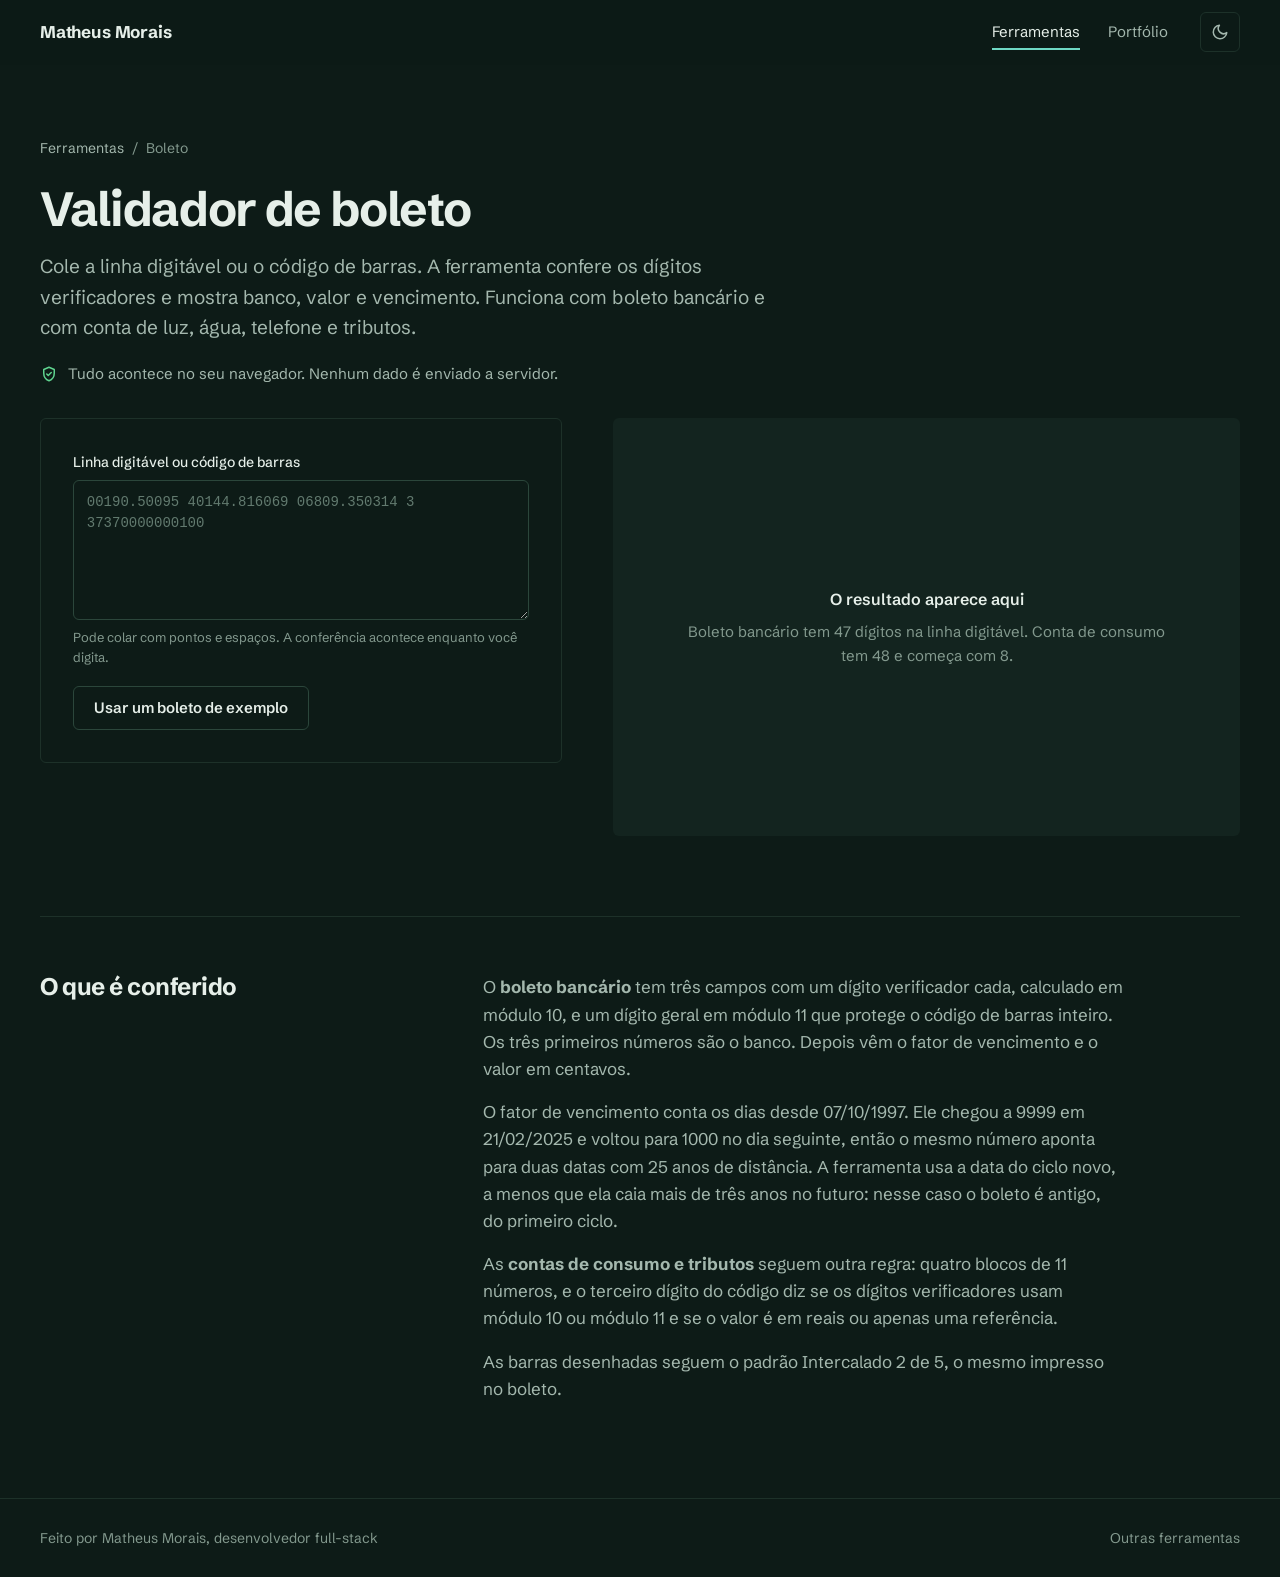
<file: ferramentas/boleto/index.html>
<!DOCTYPE html>
<html lang="pt-BR">
<head>
<meta charset="UTF-8">
<meta name="viewport" content="width=device-width, initial-scale=1.0">
<title>Validador de boleto: linha digitável e código de barras — Matheus Morais</title>
<meta name="description" content="Cole a linha digitável ou o código de barras e confira os dígitos verificadores, o banco, o valor e o vencimento de qualquer boleto. Grátis, sem cadastro, e nada sai do seu navegador.">
<link rel="canonical" href="https://matheusmorais.com/ferramentas/boleto/">
<meta property="og:type" content="website">
<meta property="og:url" content="https://matheusmorais.com/ferramentas/boleto/">
<meta property="og:title" content="Validador de boleto">
<meta property="og:description" content="Confira os dígitos, o banco, o valor e o vencimento de um boleto antes de pagar. Nada sai do seu navegador.">
<meta property="og:image" content="https://matheusmorais.com/assets/img/og.jpg">
<meta property="og:locale" content="pt_BR">
<meta name="theme-color" content="#0d1b17">
<link rel="icon" href="/assets/img/favicon.svg" type="image/svg+xml">
<link rel="apple-touch-icon" href="/assets/img/apple-touch-icon.png">
<link rel="preload" as="font" type="font/woff2" crossorigin href="/assets/fonts/schibsted-grotesk-latin.woff2">
<link rel="stylesheet" href="/assets/css/fonts.css?v=20261028">
<link rel="stylesheet" href="/assets/css/style.css?v=20261028">
<link rel="stylesheet" href="/assets/css/ferramentas.css?v=20261028">
<script src="/assets/js/theme.js?v=20261028"></script>
</head>
<body>

<a class="skip" href="#main">Pular para o conteúdo</a>

<header class="nav tnav" id="nav">
  <div class="wrap nav__in">
    <a href="/" class="nav__brand">Matheus Morais</a>
    <nav class="nav__links" aria-label="Site">
      <a href="/ferramentas/" aria-current="page">Ferramentas</a>
      <a href="/">Portfólio</a>
    </nav>
    <button class="theme" type="button" aria-pressed="false" aria-label="Tema claro"><svg class="theme__moon" viewBox="0 0 24 24" aria-hidden="true"><path d="M21 12.8A9 9 0 1 1 11.2 3a7 7 0 0 0 9.8 9.8z" fill="none" stroke="currentColor" stroke-width="2" stroke-linejoin="round"/></svg><svg class="theme__sun" viewBox="0 0 24 24" aria-hidden="true"><circle cx="12" cy="12" r="4.5" fill="none" stroke="currentColor" stroke-width="2"/><path d="M12 2v2M12 20v2M4.9 4.9l1.4 1.4M17.7 17.7l1.4 1.4M2 12h2M20 12h2M4.9 19.1l1.4-1.4M17.7 6.3l1.4-1.4" stroke="currentColor" stroke-width="2" stroke-linecap="round"/></svg></button>
  </div>
</header>

<main id="main" class="tool">
  <div class="wrap">
    <nav class="crumbs" aria-label="Você está em">
      <a href="/ferramentas/">Ferramentas</a><span aria-hidden="true">/</span><span>Boleto</span>
    </nav>

    <h1 class="tool__h">Validador de boleto</h1>
    <p class="tool__lede">Cole a linha digitável ou o código de barras. A ferramenta confere os dígitos verificadores e mostra banco, valor e vencimento. Funciona com boleto bancário e com conta de luz, água, telefone e tributos.</p>
    <p class="tool__privacy">
      <svg viewBox="0 0 24 24" width="18" height="18" aria-hidden="true"><path d="M12 3l7 3v5c0 4.5-3 8.5-7 10-4-1.5-7-5.5-7-10V6l7-3z" fill="none" stroke="currentColor" stroke-width="2" stroke-linejoin="round"/><path d="M9 12l2 2 4-4" fill="none" stroke="currentColor" stroke-width="2" stroke-linecap="round" stroke-linejoin="round"/></svg>
      Tudo acontece no seu navegador. Nenhum dado é enviado a servidor.
    </p>

    <div class="work">
      <div class="panel">
        <p class="field field--mono">
          <label for="b-codigo">Linha digitável ou código de barras</label>
          <textarea id="b-codigo" rows="3" spellcheck="false" inputmode="numeric" placeholder="00190.50095 40144.816069 06809.350314 3 37370000000100" aria-describedby="b-hint"></textarea>
          <span class="field__hint" id="b-hint">Pode colar com pontos e espaços. A conferência acontece enquanto você digita.</span>
        </p>
        <button type="button" class="btn btn--line" id="bExemplo">Usar um boleto de exemplo</button>
      </div>

      <div class="panel panel--wash" aria-live="polite">
        <div class="empty" id="bVazio">
          <strong>O resultado aparece aqui</strong>
          Boleto bancário tem 47 dígitos na linha digitável. Conta de consumo tem 48 e começa com 8.
        </div>
        <div id="bPronto" hidden></div>
      </div>
    </div>

    <section class="how" aria-labelledby="how-h">
      <h2 id="how-h">O que é conferido</h2>
      <div class="how__body">
        <p>O <strong>boleto bancário</strong> tem três campos com um dígito verificador cada, calculado em módulo 10, e um dígito geral em módulo 11 que protege o código de barras inteiro. Os três primeiros números são o banco. Depois vêm o fator de vencimento e o valor em centavos.</p>
        <p>O fator de vencimento conta os dias desde 07/10/1997. Ele chegou a 9999 em 21/02/2025 e voltou para 1000 no dia seguinte, então o mesmo número aponta para duas datas com 25 anos de distância. A ferramenta usa a data do ciclo novo, a menos que ela caia mais de três anos no futuro: nesse caso o boleto é antigo, do primeiro ciclo.</p>
        <p>As <strong>contas de consumo e tributos</strong> seguem outra regra: quatro blocos de 11 números, e o terceiro dígito do código diz se os dígitos verificadores usam módulo 10 ou módulo 11 e se o valor é em reais ou apenas uma referência.</p>
        <p>As barras desenhadas seguem o padrão Intercalado 2 de 5, o mesmo impresso no boleto.</p>
      </div>
    </section>
  </div>
</main>

<footer class="foot">
  <div class="wrap foot__in">
    <span>Feito por <a href="/">Matheus Morais</a>, desenvolvedor full-stack</span>
    <a href="/ferramentas/">Outras ferramentas</a>
  </div>
</footer>

<script src="/assets/js/ferramentas/pagamentos.js?v=20261028" defer></script>
<script src="/assets/js/ferramentas/boleto-pagina.js?v=20261028" defer></script>
</body>
</html>
</file>
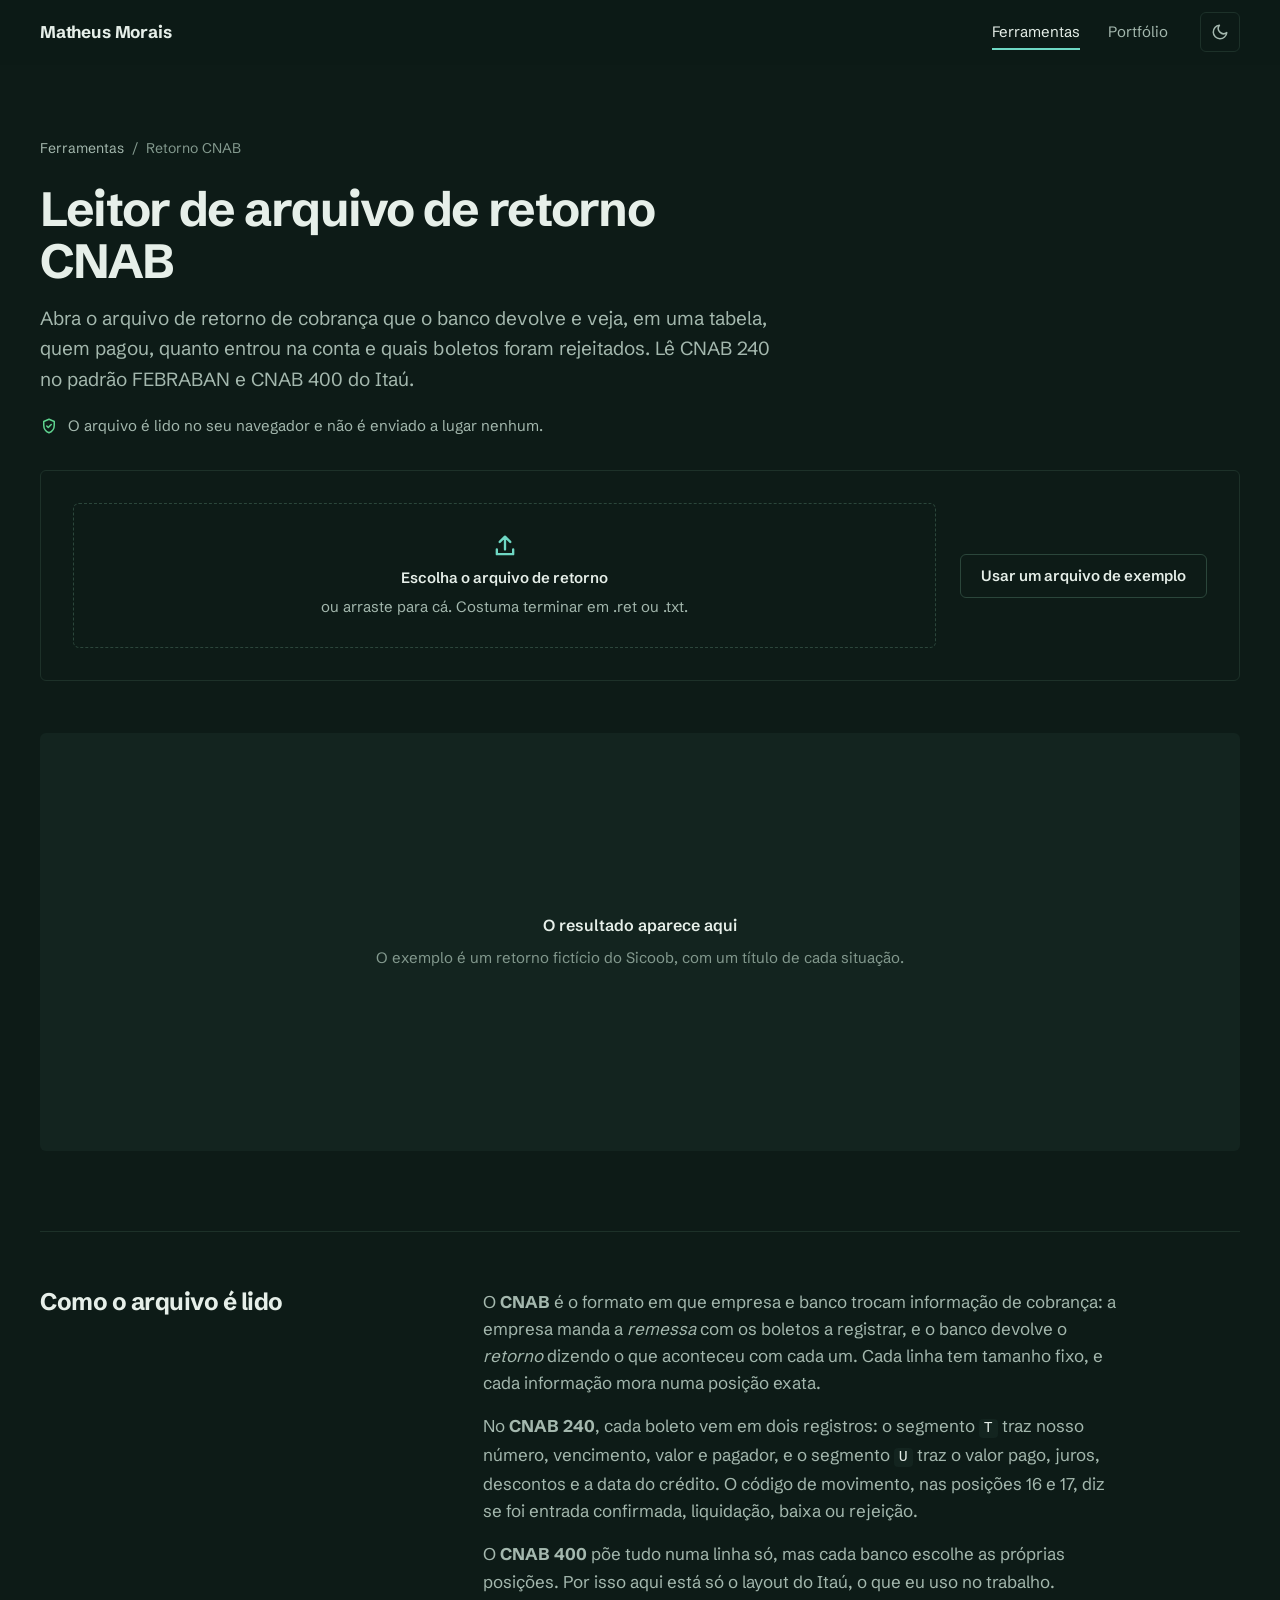
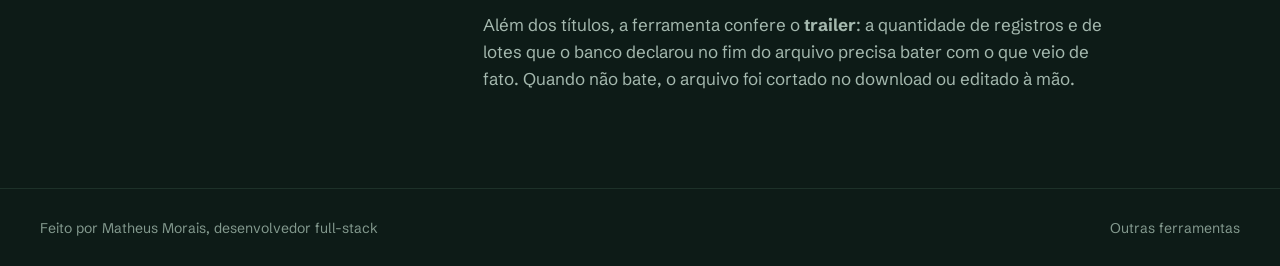
<file: ferramentas/cnab/index.html>
<!DOCTYPE html>
<html lang="pt-BR">
<head>
<meta charset="UTF-8">
<meta name="viewport" content="width=device-width, initial-scale=1.0">
<title>Leitor de arquivo de retorno CNAB 240 e 400 — Matheus Morais</title>
<meta name="description" content="Abra o arquivo de retorno de cobrança do banco e veja, em uma tabela, quem pagou, quanto entrou na conta e quais boletos foram rejeitados. CNAB 240 e CNAB 400 do Itaú. Nada sai do seu navegador.">
<link rel="canonical" href="https://matheusmorais.com/ferramentas/cnab/">
<meta property="og:type" content="website">
<meta property="og:url" content="https://matheusmorais.com/ferramentas/cnab/">
<meta property="og:title" content="Leitor de arquivo de retorno CNAB">
<meta property="og:description" content="Veja quem pagou, quanto entrou na conta e o que foi rejeitado no retorno de cobrança do banco. Nada sai do seu navegador.">
<meta property="og:image" content="https://matheusmorais.com/assets/img/og.jpg">
<meta property="og:locale" content="pt_BR">
<meta name="theme-color" content="#0d1b17">
<link rel="icon" href="/assets/img/favicon.svg" type="image/svg+xml">
<link rel="apple-touch-icon" href="/assets/img/apple-touch-icon.png">
<link rel="preload" as="font" type="font/woff2" crossorigin href="/assets/fonts/schibsted-grotesk-latin.woff2">
<link rel="stylesheet" href="/assets/css/fonts.css?v=20261028">
<link rel="stylesheet" href="/assets/css/style.css?v=20261028">
<link rel="stylesheet" href="/assets/css/ferramentas.css?v=20261028">
<script src="/assets/js/theme.js?v=20261028"></script>
</head>
<body>

<a class="skip" href="#main">Pular para o conteúdo</a>

<header class="nav tnav" id="nav">
  <div class="wrap nav__in">
    <a href="/" class="nav__brand">Matheus Morais</a>
    <nav class="nav__links" aria-label="Site">
      <a href="/ferramentas/" aria-current="page">Ferramentas</a>
      <a href="/">Portfólio</a>
    </nav>
    <button class="theme" type="button" aria-pressed="false" aria-label="Tema claro"><svg class="theme__moon" viewBox="0 0 24 24" aria-hidden="true"><path d="M21 12.8A9 9 0 1 1 11.2 3a7 7 0 0 0 9.8 9.8z" fill="none" stroke="currentColor" stroke-width="2" stroke-linejoin="round"/></svg><svg class="theme__sun" viewBox="0 0 24 24" aria-hidden="true"><circle cx="12" cy="12" r="4.5" fill="none" stroke="currentColor" stroke-width="2"/><path d="M12 2v2M12 20v2M4.9 4.9l1.4 1.4M17.7 17.7l1.4 1.4M2 12h2M20 12h2M4.9 19.1l1.4-1.4M17.7 6.3l1.4-1.4" stroke="currentColor" stroke-width="2" stroke-linecap="round"/></svg></button>
  </div>
</header>

<main id="main" class="tool">
  <div class="wrap">
    <nav class="crumbs" aria-label="Você está em">
      <a href="/ferramentas/">Ferramentas</a><span aria-hidden="true">/</span><span>Retorno CNAB</span>
    </nav>

    <h1 class="tool__h">Leitor de arquivo de retorno CNAB</h1>
    <p class="tool__lede">Abra o arquivo de retorno de cobrança que o banco devolve e veja, em uma tabela, quem pagou, quanto entrou na conta e quais boletos foram rejeitados. Lê CNAB 240 no padrão FEBRABAN e CNAB 400 do Itaú.</p>
    <p class="tool__privacy">
      <svg viewBox="0 0 24 24" width="18" height="18" aria-hidden="true"><path d="M12 3l7 3v5c0 4.5-3 8.5-7 10-4-1.5-7-5.5-7-10V6l7-3z" fill="none" stroke="currentColor" stroke-width="2" stroke-linejoin="round"/><path d="M9 12l2 2 4-4" fill="none" stroke="currentColor" stroke-width="2" stroke-linecap="round" stroke-linejoin="round"/></svg>
      O arquivo é lido no seu navegador e não é enviado a lugar nenhum.
    </p>

    <div class="work work--stack">
      <div class="panel">
        <label class="drop" id="rZona" for="r-arquivo">
          <input type="file" id="r-arquivo" accept=".ret,.RET,.txt,.TXT,.cnab,.CNAB,.rem,text/plain">
          <svg viewBox="0 0 24 24" width="28" height="28" aria-hidden="true"><path d="M12 15V4M7.5 8.5L12 4l4.5 4.5M5 15v4h14v-4" fill="none" stroke="currentColor" stroke-width="2" stroke-linecap="round" stroke-linejoin="round"/></svg>
          <strong>Escolha o arquivo de retorno</strong>
          <span>ou arraste para cá. Costuma terminar em .ret ou .txt.</span>
        </label>
        <button type="button" class="btn btn--line" id="rExemplo">Usar um arquivo de exemplo</button>
      </div>

      <div class="panel panel--wash" aria-live="polite">
        <div class="empty" id="rVazio">
          <strong>O resultado aparece aqui</strong>
          O exemplo é um retorno fictício do Sicoob, com um título de cada situação.
        </div>
        <div id="rPronto" hidden></div>
      </div>
    </div>

    <section class="how" aria-labelledby="how-h">
      <h2 id="how-h">Como o arquivo é lido</h2>
      <div class="how__body">
        <p>O <strong>CNAB</strong> é o formato em que empresa e banco trocam informação de cobrança: a empresa manda a <em>remessa</em> com os boletos a registrar, e o banco devolve o <em>retorno</em> dizendo o que aconteceu com cada um. Cada linha tem tamanho fixo, e cada informação mora numa posição exata.</p>
        <p>No <strong>CNAB 240</strong>, cada boleto vem em dois registros: o segmento <code>T</code> traz nosso número, vencimento, valor e pagador, e o segmento <code>U</code> traz o valor pago, juros, descontos e a data do crédito. O código de movimento, nas posições 16 e 17, diz se foi entrada confirmada, liquidação, baixa ou rejeição.</p>
        <p>O <strong>CNAB 400</strong> põe tudo numa linha só, mas cada banco escolhe as próprias posições. Por isso aqui está só o layout do Itaú, o que eu uso no trabalho.</p>
        <p>Além dos títulos, a ferramenta confere o <strong>trailer</strong>: a quantidade de registros e de lotes que o banco declarou no fim do arquivo precisa bater com o que veio de fato. Quando não bate, o arquivo foi cortado no download ou editado à mão.</p>
      </div>
    </section>
  </div>
</main>

<footer class="foot">
  <div class="wrap foot__in">
    <span>Feito por <a href="/">Matheus Morais</a>, desenvolvedor full-stack</span>
    <a href="/ferramentas/">Outras ferramentas</a>
  </div>
</footer>

<script src="/assets/js/ferramentas/cnab.js?v=20261028" defer></script>
<script src="/assets/js/ferramentas/cnab-pagina.js?v=20261028" defer></script>
</body>
</html>
</file>
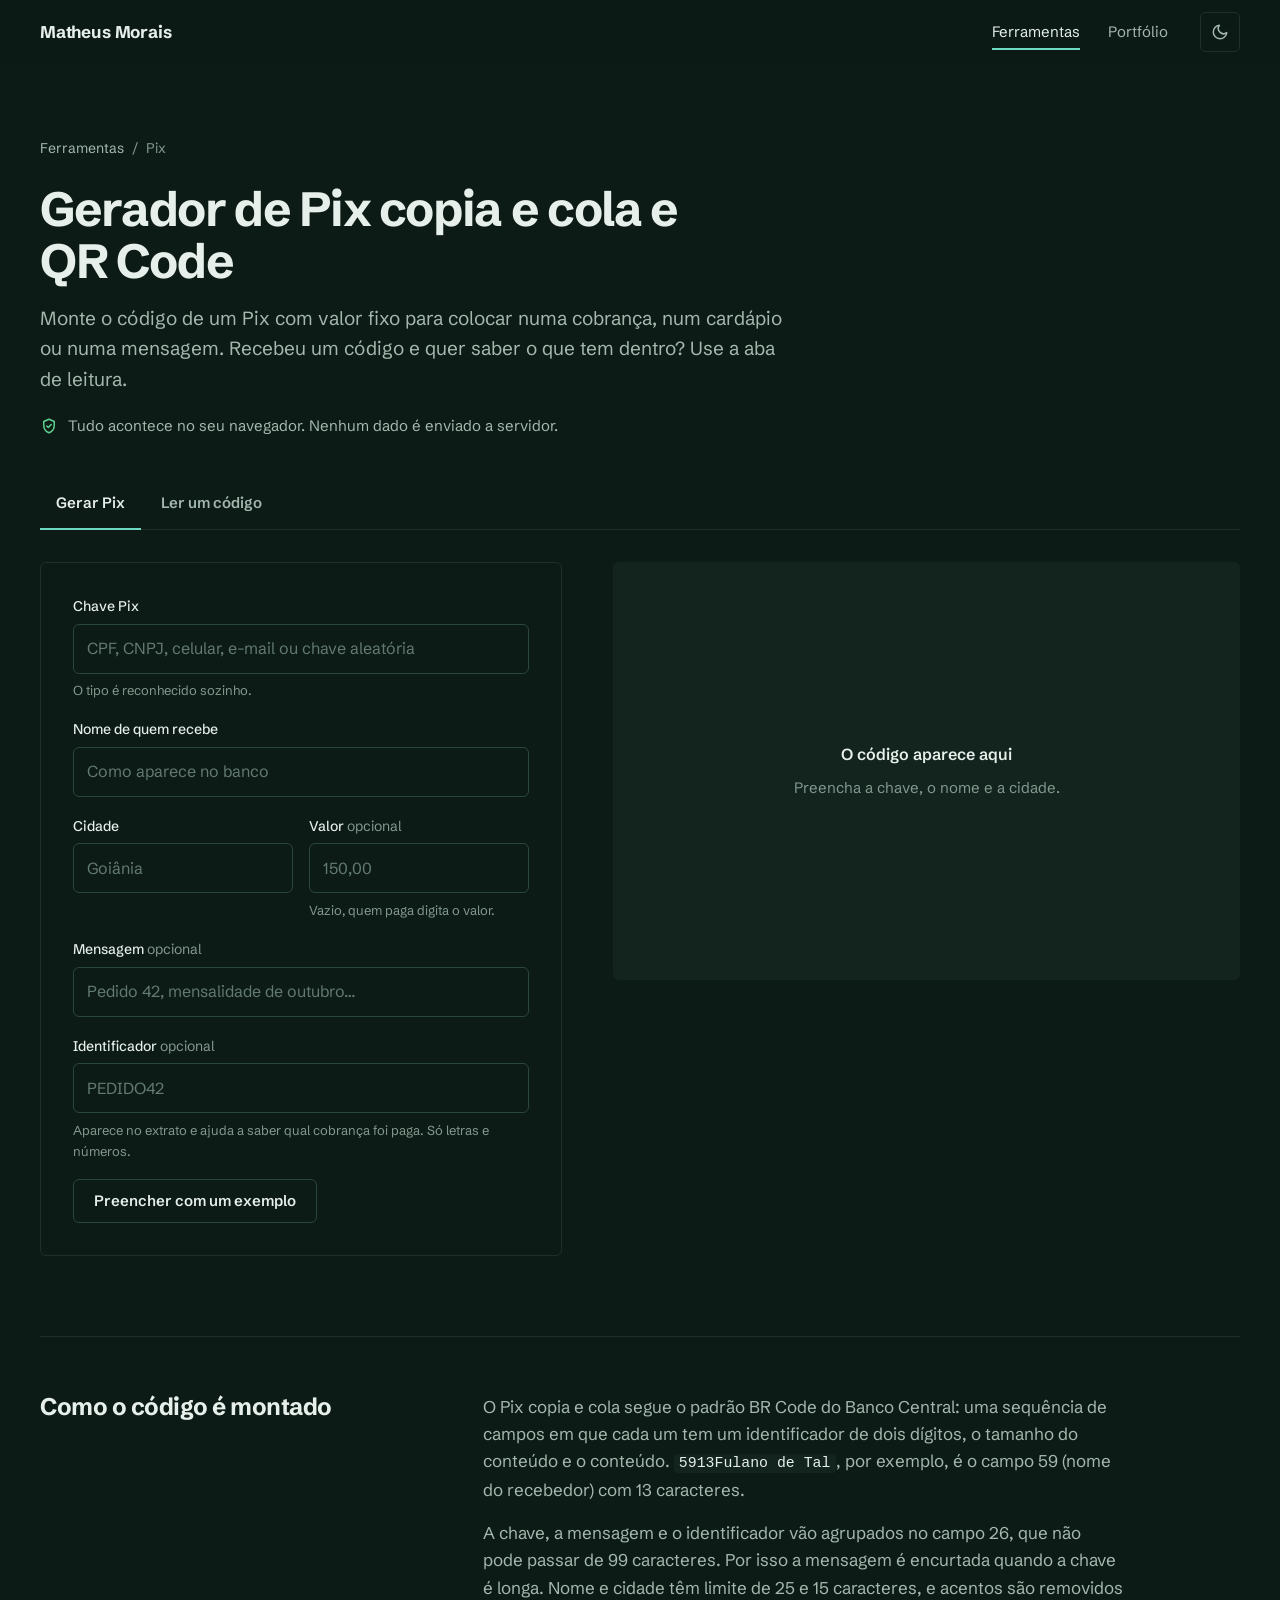
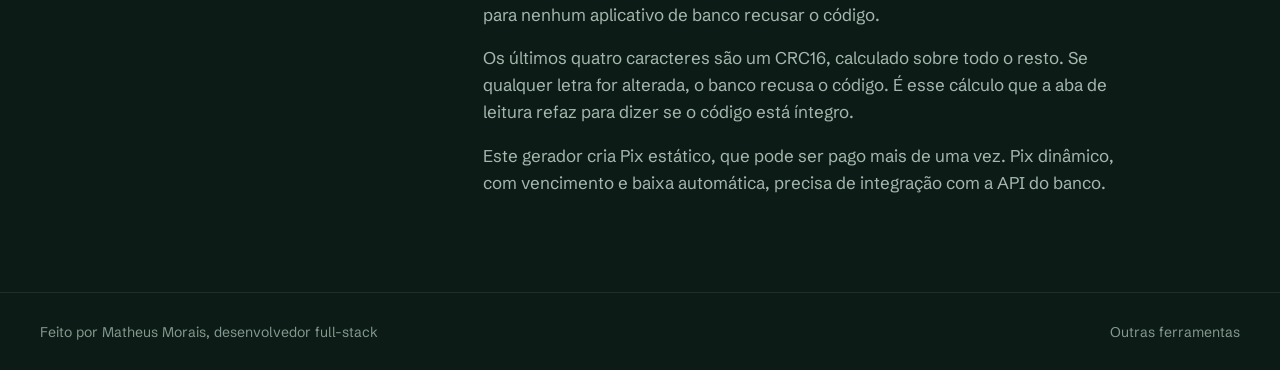
<file: ferramentas/pix/index.html>
<!DOCTYPE html>
<html lang="pt-BR">
<head>
<meta charset="UTF-8">
<meta name="viewport" content="width=device-width, initial-scale=1.0">
<title>Gerador de Pix copia e cola e QR Code — Matheus Morais</title>
<meta name="description" content="Gere o Pix copia e cola e o QR Code com valor fixo, ou leia um código Pix e confira se ele está íntegro. Grátis, sem cadastro, e nada sai do seu navegador.">
<link rel="canonical" href="https://matheusmorais.com/ferramentas/pix/">
<meta property="og:type" content="website">
<meta property="og:url" content="https://matheusmorais.com/ferramentas/pix/">
<meta property="og:title" content="Gerador de Pix copia e cola e QR Code">
<meta property="og:description" content="Gere o código e o QR Code de um Pix, ou leia um código recebido e confira se está íntegro. Nada sai do seu navegador.">
<meta property="og:image" content="https://matheusmorais.com/assets/img/og.jpg">
<meta property="og:locale" content="pt_BR">
<meta name="theme-color" content="#0d1b17">
<link rel="icon" href="/assets/img/favicon.svg" type="image/svg+xml">
<link rel="apple-touch-icon" href="/assets/img/apple-touch-icon.png">
<link rel="preload" as="font" type="font/woff2" crossorigin href="/assets/fonts/schibsted-grotesk-latin.woff2">
<link rel="stylesheet" href="/assets/css/fonts.css?v=20261028">
<link rel="stylesheet" href="/assets/css/style.css?v=20261028">
<link rel="stylesheet" href="/assets/css/ferramentas.css?v=20261028">
<script src="/assets/js/theme.js?v=20261028"></script>
</head>
<body>

<a class="skip" href="#main">Pular para o conteúdo</a>

<header class="nav tnav" id="nav">
  <div class="wrap nav__in">
    <a href="/" class="nav__brand">Matheus Morais</a>
    <nav class="nav__links" aria-label="Site">
      <a href="/ferramentas/" aria-current="page">Ferramentas</a>
      <a href="/">Portfólio</a>
    </nav>
    <button class="theme" type="button" aria-pressed="false" aria-label="Tema claro"><svg class="theme__moon" viewBox="0 0 24 24" aria-hidden="true"><path d="M21 12.8A9 9 0 1 1 11.2 3a7 7 0 0 0 9.8 9.8z" fill="none" stroke="currentColor" stroke-width="2" stroke-linejoin="round"/></svg><svg class="theme__sun" viewBox="0 0 24 24" aria-hidden="true"><circle cx="12" cy="12" r="4.5" fill="none" stroke="currentColor" stroke-width="2"/><path d="M12 2v2M12 20v2M4.9 4.9l1.4 1.4M17.7 17.7l1.4 1.4M2 12h2M20 12h2M4.9 19.1l1.4-1.4M17.7 6.3l1.4-1.4" stroke="currentColor" stroke-width="2" stroke-linecap="round"/></svg></button>
  </div>
</header>

<main id="main" class="tool">
  <div class="wrap">
    <nav class="crumbs" aria-label="Você está em">
      <a href="/ferramentas/">Ferramentas</a><span aria-hidden="true">/</span><span>Pix</span>
    </nav>

    <h1 class="tool__h">Gerador de Pix copia e cola e QR Code</h1>
    <p class="tool__lede">Monte o código de um Pix com valor fixo para colocar numa cobrança, num cardápio ou numa mensagem. Recebeu um código e quer saber o que tem dentro? Use a aba de leitura.</p>
    <p class="tool__privacy">
      <svg viewBox="0 0 24 24" width="18" height="18" aria-hidden="true"><path d="M12 3l7 3v5c0 4.5-3 8.5-7 10-4-1.5-7-5.5-7-10V6l7-3z" fill="none" stroke="currentColor" stroke-width="2" stroke-linejoin="round"/><path d="M9 12l2 2 4-4" fill="none" stroke="currentColor" stroke-width="2" stroke-linecap="round" stroke-linejoin="round"/></svg>
      Tudo acontece no seu navegador. Nenhum dado é enviado a servidor.
    </p>

    <div class="tabs" role="tablist" aria-label="Modo">
      <button type="button" role="tab" id="tab-gerar" aria-controls="painel-gerar" aria-selected="true">Gerar Pix</button>
      <button type="button" role="tab" id="tab-ler" aria-controls="painel-ler" aria-selected="false" tabindex="-1">Ler um código</button>
    </div>

    <!-- Gerar -->
    <section id="painel-gerar" role="tabpanel" aria-labelledby="tab-gerar">
      <div class="work">
        <form class="panel" id="formPix" novalidate>
          <p class="field">
            <label for="p-chave">Chave Pix</label>
            <input type="text" id="p-chave" name="chave" autocomplete="off" spellcheck="false" placeholder="CPF, CNPJ, celular, e-mail ou chave aleatória" aria-describedby="p-chave-hint p-chave-err">
            <span class="field__hint" id="p-chave-hint">O tipo é reconhecido sozinho.</span>
            <span class="field__err" id="p-chave-err"></span>
          </p>

          <p class="field">
            <label for="p-nome">Nome de quem recebe</label>
            <input type="text" id="p-nome" name="nome" autocomplete="off" maxlength="60" placeholder="Como aparece no banco" aria-describedby="p-nome-err">
            <span class="field__err" id="p-nome-err"></span>
          </p>

          <div class="form__row">
            <p class="field">
              <label for="p-cidade">Cidade</label>
              <input type="text" id="p-cidade" name="cidade" autocomplete="off" maxlength="40" placeholder="Goiânia" aria-describedby="p-cidade-err">
              <span class="field__err" id="p-cidade-err"></span>
            </p>
            <p class="field">
              <label for="p-valor">Valor <em>opcional</em></label>
              <input type="text" id="p-valor" name="valor" inputmode="decimal" autocomplete="off" placeholder="150,00" aria-describedby="p-valor-hint p-valor-err">
              <span class="field__hint" id="p-valor-hint">Vazio, quem paga digita o valor.</span>
              <span class="field__err" id="p-valor-err"></span>
            </p>
          </div>

          <p class="field">
            <label for="p-descricao">Mensagem <em>opcional</em></label>
            <input type="text" id="p-descricao" name="descricao" autocomplete="off" maxlength="72" placeholder="Pedido 42, mensalidade de outubro…">
          </p>

          <p class="field">
            <label for="p-txid">Identificador <em>opcional</em></label>
            <input type="text" id="p-txid" name="txid" autocomplete="off" spellcheck="false" maxlength="25" placeholder="PEDIDO42" aria-describedby="p-txid-hint p-txid-err">
            <span class="field__hint" id="p-txid-hint">Aparece no extrato e ajuda a saber qual cobrança foi paga. Só letras e números.</span>
            <span class="field__err" id="p-txid-err"></span>
          </p>

          <button type="button" class="btn btn--line" id="pixExemplo">Preencher com um exemplo</button>
        </form>

        <div class="panel panel--wash" id="pixSaida" aria-live="polite">
          <div class="empty" id="pixVazio">
            <strong>O código aparece aqui</strong>
            Preencha a chave, o nome e a cidade.
          </div>

          <div id="pixPronto" hidden>
            <div class="qr" id="pixQr"></div>
            <div class="out">
              <label for="pixCodigo">Pix copia e cola</label>
              <textarea class="code" id="pixCodigo" rows="4" readonly></textarea>
            </div>
            <div class="actions">
              <button type="button" class="btn btn--solid" id="pixCopiar">Copiar código</button>
              <button type="button" class="btn btn--line" id="pixBaixar">Baixar QR Code (PNG)</button>
            </div>
            <p class="note" id="pixAviso"></p>
            <p class="note" id="pixCopiado" role="status"></p>
          </div>
        </div>
      </div>
    </section>

    <!-- Ler -->
    <section id="painel-ler" role="tabpanel" aria-labelledby="tab-ler" hidden>
      <div class="work">
        <div class="panel">
          <p class="field field--mono">
            <label for="l-codigo">Pix copia e cola</label>
            <textarea id="l-codigo" rows="7" spellcheck="false" placeholder="00020126…"></textarea>
            <span class="field__hint">Cole o código inteiro. A leitura acontece enquanto você cola.</span>
          </p>
        </div>

        <div class="panel panel--wash" id="lerSaida" aria-live="polite">
          <div class="empty" id="lerVazio">
            <strong>O conteúdo do código aparece aqui</strong>
            Recebedor, chave, valor e se o código está íntegro.
          </div>
          <div id="lerPronto" hidden></div>
        </div>
      </div>
    </section>

    <section class="how" aria-labelledby="how-h">
      <h2 id="how-h">Como o código é montado</h2>
      <div class="how__body">
        <p>O Pix copia e cola segue o padrão BR Code do Banco Central: uma sequência de campos em que cada um tem um identificador de dois dígitos, o tamanho do conteúdo e o conteúdo. <code>5913Fulano de Tal</code>, por exemplo, é o campo 59 (nome do recebedor) com 13 caracteres.</p>
        <p>A chave, a mensagem e o identificador vão agrupados no campo 26, que não pode passar de 99 caracteres. Por isso a mensagem é encurtada quando a chave é longa. Nome e cidade têm limite de 25 e 15 caracteres, e acentos são removidos para nenhum aplicativo de banco recusar o código.</p>
        <p>Os últimos quatro caracteres são um CRC16, calculado sobre todo o resto. Se qualquer letra for alterada, o banco recusa o código. É esse cálculo que a aba de leitura refaz para dizer se o código está íntegro.</p>
        <p>Este gerador cria Pix estático, que pode ser pago mais de uma vez. Pix dinâmico, com vencimento e baixa automática, precisa de integração com a API do banco.</p>
      </div>
    </section>
  </div>
</main>

<footer class="foot">
  <div class="wrap foot__in">
    <span>Feito por <a href="/">Matheus Morais</a>, desenvolvedor full-stack</span>
    <a href="/ferramentas/">Outras ferramentas</a>
  </div>
</footer>

<script src="/assets/js/vendor/qrcode.js?v=20261028" defer></script>
<script src="/assets/js/ferramentas/pagamentos.js?v=20261028" defer></script>
<script src="/assets/js/ferramentas/pix-pagina.js?v=20261028" defer></script>
</body>
</html>
</file>
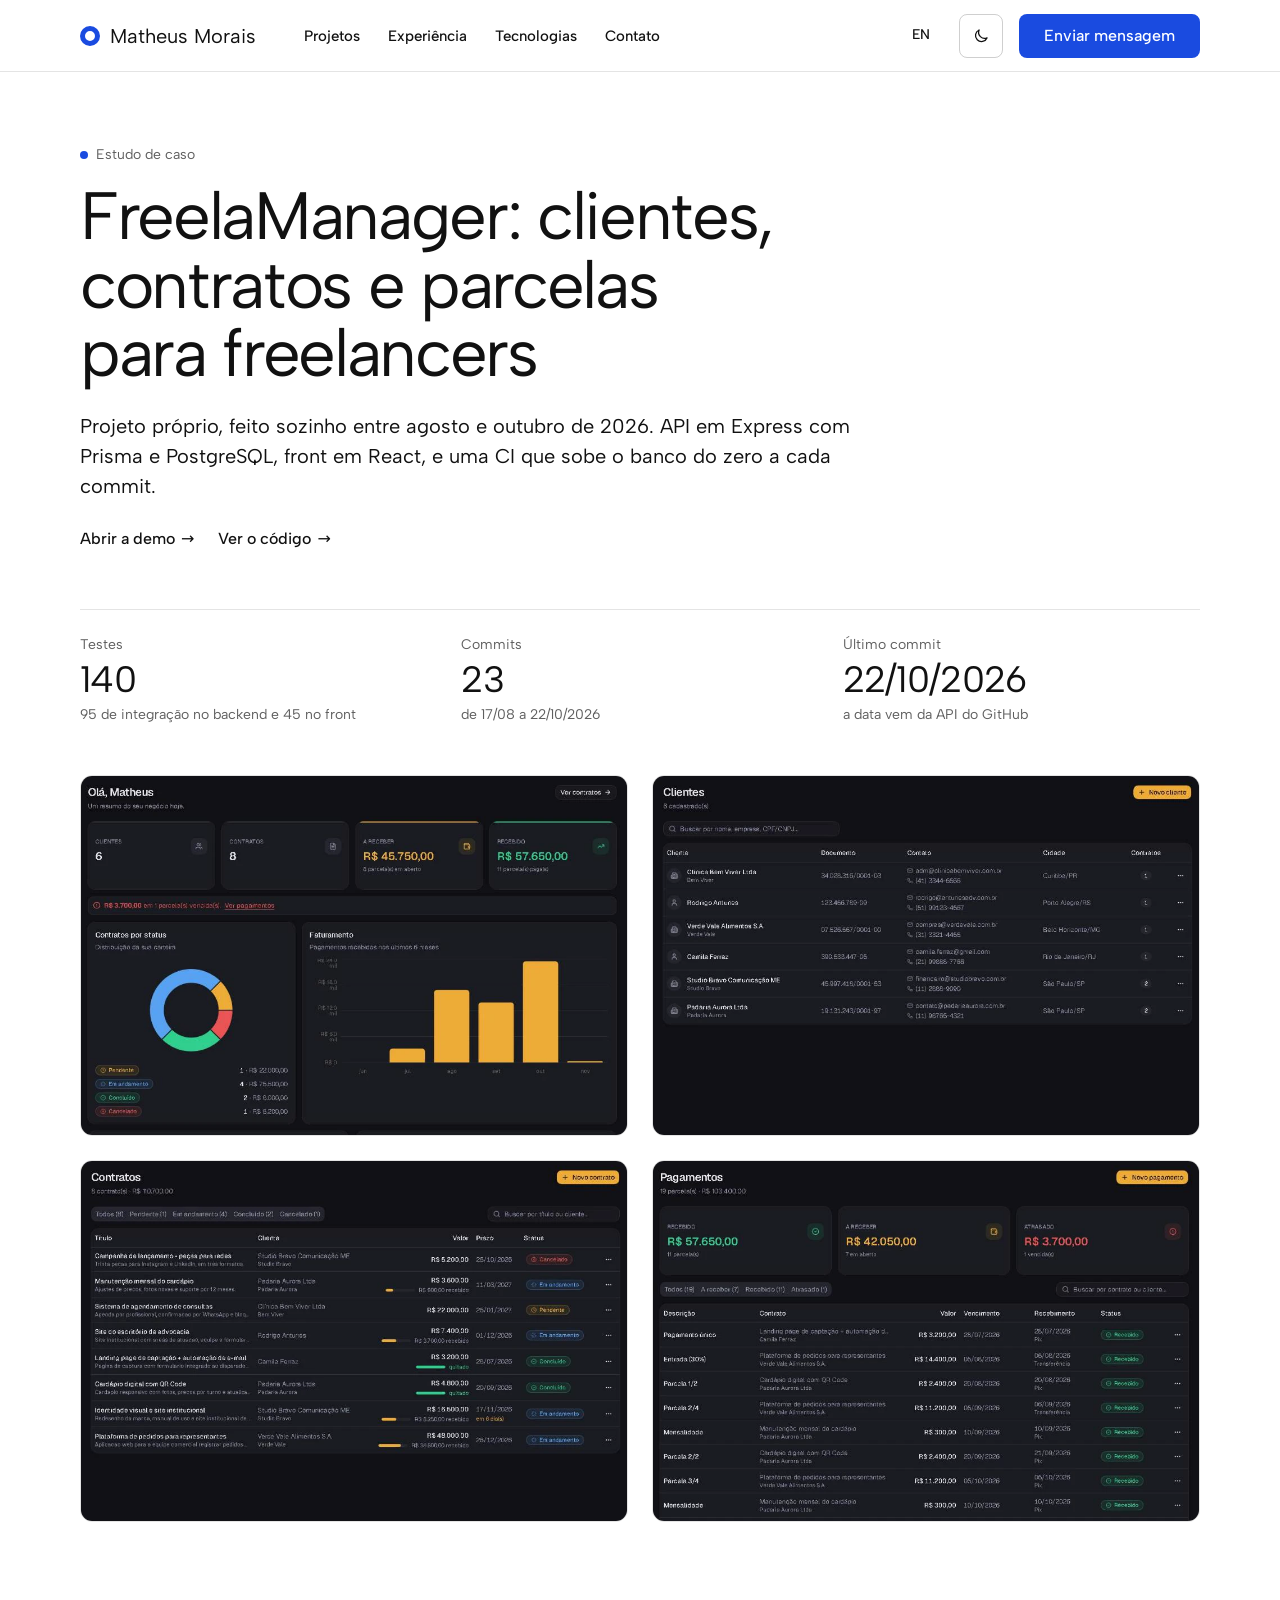
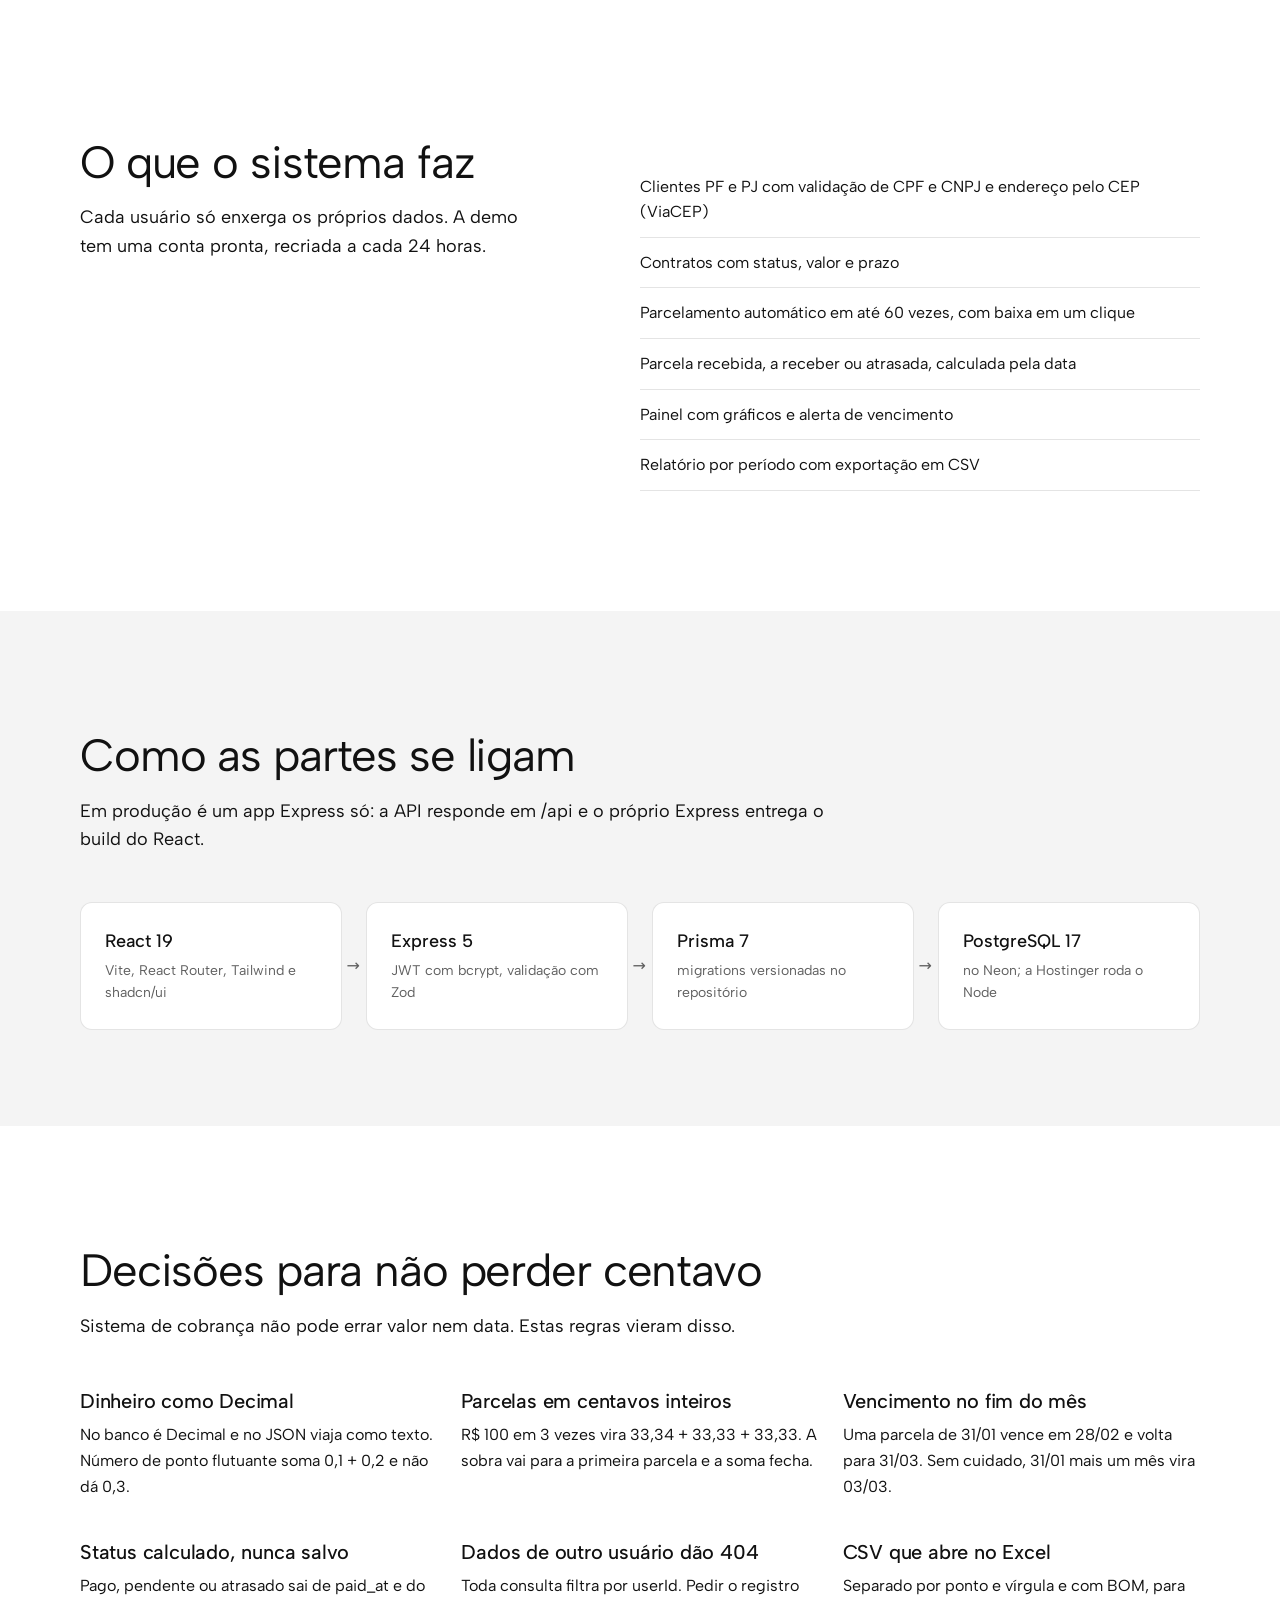
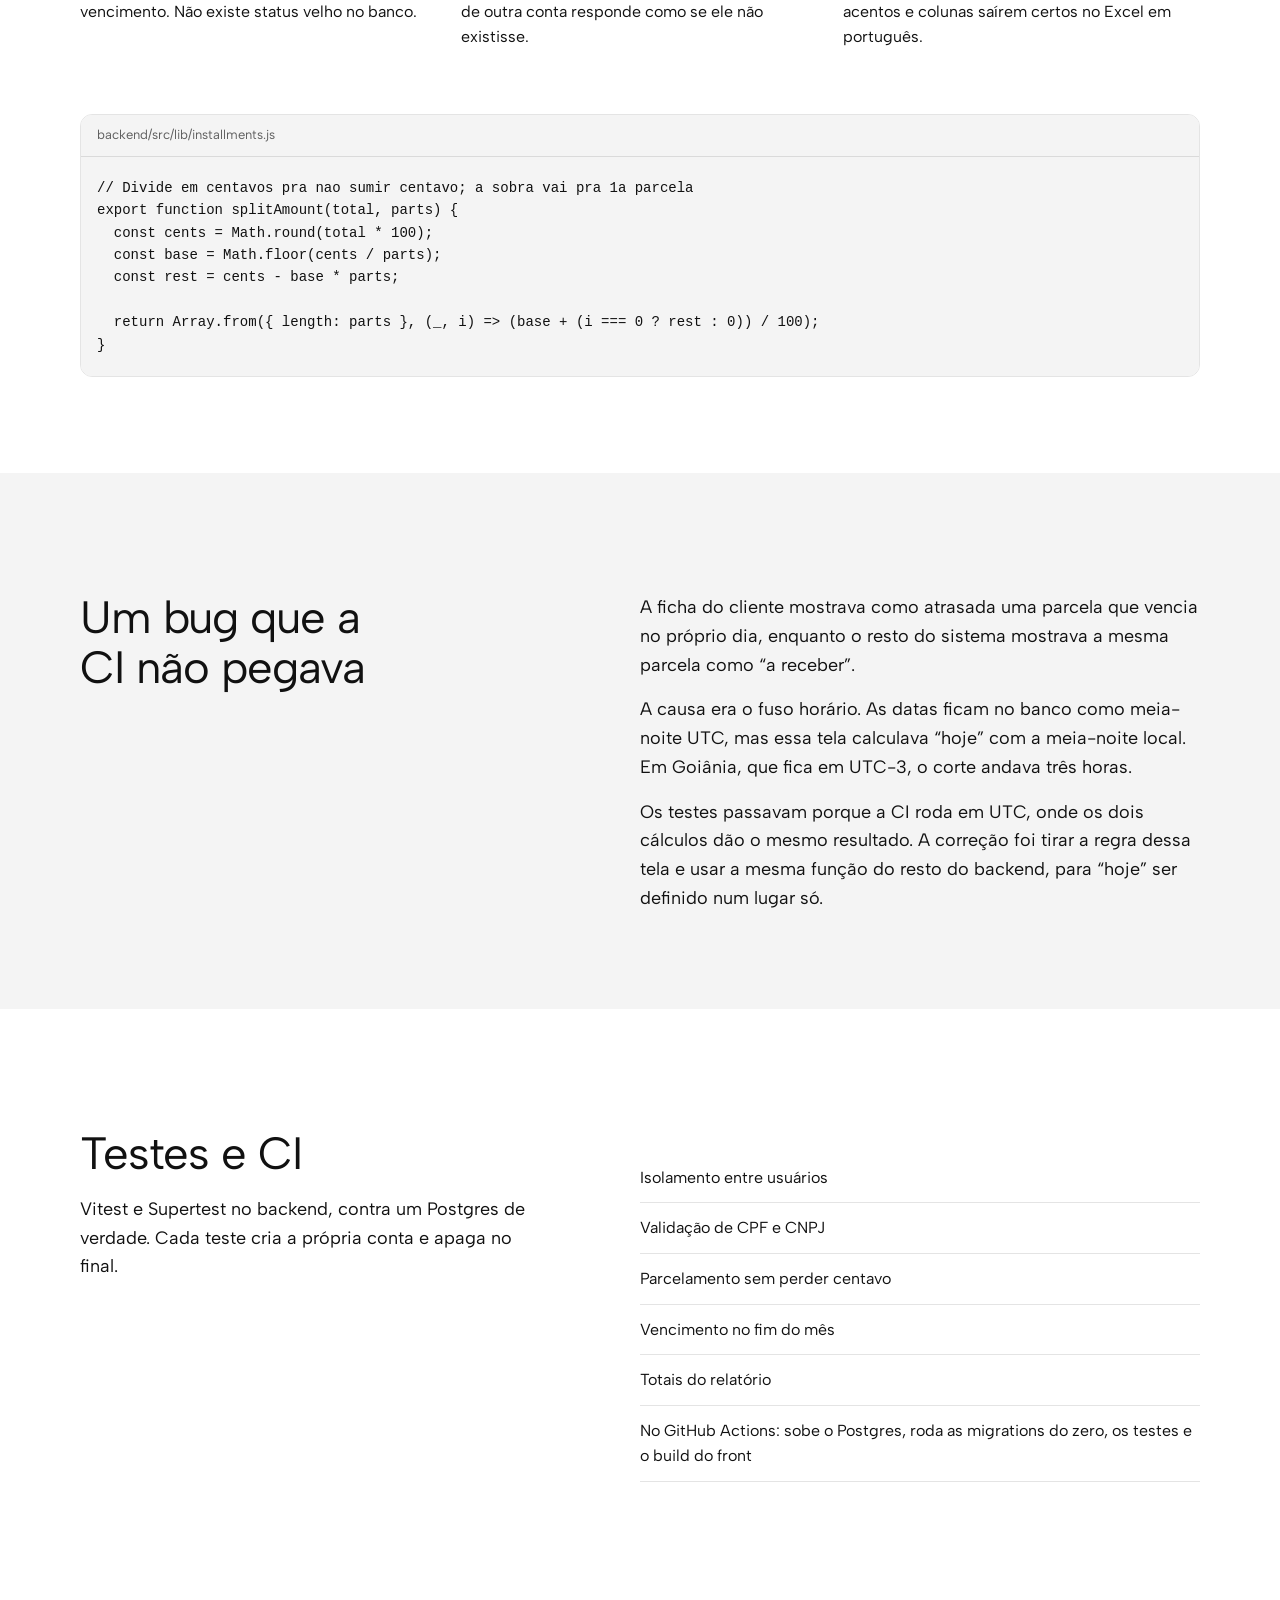
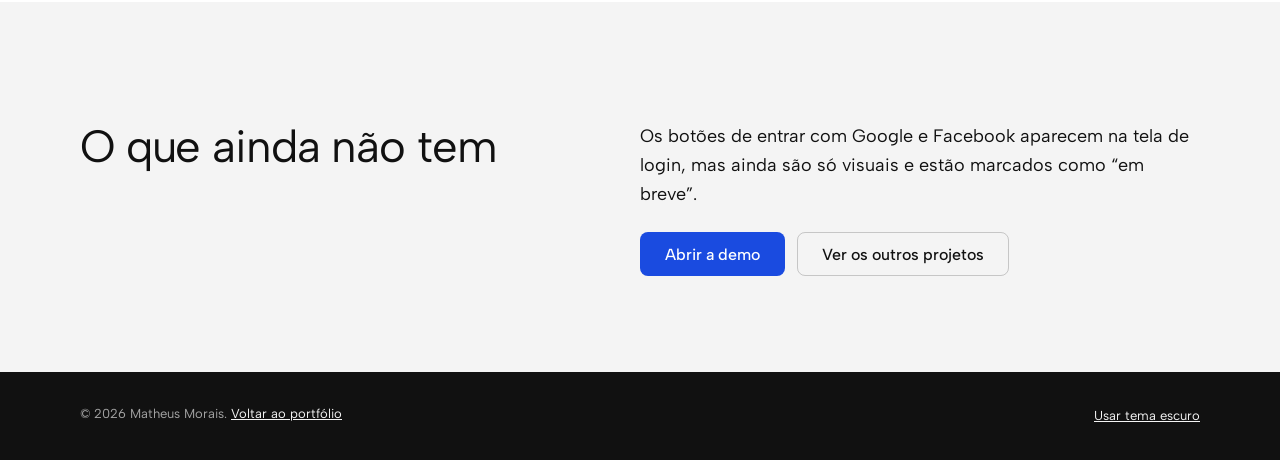
<file: freelamanager.html>
<!doctype html>
<html lang="pt-BR">
<head>
<meta charset="utf-8">
<meta name="viewport" content="width=device-width, initial-scale=1, viewport-fit=cover">
<title>FreelaManager: estudo de caso — Matheus Morais</title>
<meta name="description" content="Como o FreelaManager foi feito: API em Express com Prisma e PostgreSQL, front em React, 140 testes e as decisões para não perder centavo.">
<meta property="og:type" content="article">
<meta property="og:title" content="FreelaManager: estudo de caso">
<meta property="og:description" content="API em Express com Prisma e PostgreSQL, front em React e 140 testes rodando na CI.">
<meta property="og:image" content="https://matheusmorais.com/img/compartilhar.jpg">
<meta name="twitter:card" content="summary_large_image">
<link rel="canonical" href="https://matheusmorais.com/freelamanager.html">
<link rel="alternate" hreflang="pt-BR" href="https://matheusmorais.com/freelamanager.html">
<link rel="alternate" hreflang="en" href="https://matheusmorais.com/en/freelamanager.html">
<link rel="icon" href="favicon.svg" type="image/svg+xml">
<meta name="theme-color" content="#ffffff">
<script src="js/tema.js?v=20261111"></script>
<link rel="stylesheet" href="css/fontes.css?v=20261111">
<link rel="stylesheet" href="css/estilo.css?v=20261111">
</head>
<body>

<a class="pular" href="#conteudo">Pular para o conteúdo</a>

<header class="topo">
  <div class="container">
    <a class="logo" href="./">Matheus Morais</a>
    <ul class="menu">
      <li><a href="./#projetos">Projetos</a></li>
      <li><a href="./#experiencia">Experiência</a></li>
      <li><a href="./#tecnologias">Tecnologias</a></li>
      <li><a href="./#contato">Contato</a></li>
    </ul>
    <div class="topo-acoes">
      <a class="idioma" href="en/freelamanager.html" hreflang="en" lang="en">EN<span class="sr"> (English version)</span></a>
      <button class="btn-icone" type="button" data-tema aria-label="Usar tema escuro">
        <svg class="icone-lua" viewBox="0 0 24 24" aria-hidden="true"><path d="M20 14.5A8 8 0 0 1 9.5 4a8 8 0 1 0 10.5 10.5z"/></svg>
        <svg class="icone-sol" viewBox="0 0 24 24" aria-hidden="true"><circle cx="12" cy="12" r="4"/><path d="M12 2.5v2M12 19.5v2M2.5 12h2M19.5 12h2M5.3 5.3l1.4 1.4M17.3 17.3l1.4 1.4M5.3 18.7l1.4-1.4M17.3 6.7l1.4-1.4"/></svg>
      </button>
      <a class="btn btn-azul" href="./#contato">Enviar mensagem</a>
      <button class="btn-icone abrir-menu" type="button" aria-expanded="false" aria-label="Menu">
        <svg viewBox="0 0 24 24" aria-hidden="true"><path d="M4 8h16M4 16h16"/></svg>
      </button>
    </div>
  </div>
</header>

<main id="conteudo" class="caso">
  <section class="caso-topo" aria-labelledby="titulo">
    <div class="container">
      <p class="hero-aviso">Estudo de caso</p>
      <h1 id="titulo">FreelaManager: clientes, contratos e parcelas para freelancers</h1>
      <p class="caso-lead">Projeto próprio, feito sozinho entre agosto e outubro de 2026. API em Express com Prisma e PostgreSQL, front em React, e uma CI que sobe o banco do zero a cada commit.</p>
      <div class="links">
        <a class="link" href="https://app.matheusmorais.com">Abrir a demo</a>
        <a class="link" href="https://github.com/MatheusMorais1234/freelamanager">Ver o código</a>
      </div>
      <dl class="caso-numeros">
        <div><dt>Testes</dt><dd>140</dd><dd class="suave">95 de integração no backend e 45 no front</dd></div>
        <div><dt>Commits</dt><dd>23</dd><dd class="suave">de 17/08 a 22/10/2026</dd></div>
        <div><dt>Último commit</dt><dd><time data-repo="freelamanager" datetime="2026-10-22">22/10/2026</time></dd><dd class="suave">a data vem da API do GitHub</dd></div>
      </dl>
      <div class="galeria">
        <img src="img/freelamanager/painel.webp" alt="Painel do FreelaManager com clientes, contratos, valores a receber e gráfico de faturamento" width="972" height="640">
        <img src="img/freelamanager/clientes.webp" alt="Lista de clientes com documento, contato, cidade e número de contratos" width="972" height="640" loading="lazy">
        <img src="img/freelamanager/contratos.webp" alt="Lista de contratos com valor, quanto já foi recebido, prazo e status" width="972" height="640" loading="lazy">
        <img src="img/freelamanager/pagamentos.webp" alt="Parcelas com totais de recebido, a receber e atrasado, vencimento e forma de pagamento" width="972" height="640" loading="lazy">
      </div>
    </div>
  </section>

  <section aria-labelledby="titulo-faz">
    <div class="container duas-colunas">
      <div class="cabeca">
        <h2 id="titulo-faz">O que o sistema faz</h2>
        <p>Cada usuário só enxerga os próprios dados. A demo tem uma conta pronta, recriada a cada 24 horas.</p>
      </div>
      <ul class="fatos">
        <li>Clientes PF e PJ com validação de CPF e CNPJ e endereço pelo CEP (ViaCEP)</li>
        <li>Contratos com status, valor e prazo</li>
        <li>Parcelamento automático em até 60 vezes, com baixa em um clique</li>
        <li>Parcela recebida, a receber ou atrasada, calculada pela data</li>
        <li>Painel com gráficos e alerta de vencimento</li>
        <li>Relatório por período com exportação em CSV</li>
      </ul>
    </div>
  </section>

  <section class="cinza" aria-labelledby="titulo-arq">
    <div class="container">
      <div class="cabeca">
        <h2 id="titulo-arq">Como as partes se ligam</h2>
        <p>Em produção é um app Express só: a API responde em /api e o próprio Express entrega o build do React.</p>
      </div>
      <ol class="arquitetura">
        <li><strong>React 19</strong><span>Vite, React Router, Tailwind e shadcn/ui</span></li>
        <li><strong>Express 5</strong><span>JWT com bcrypt, validação com Zod</span></li>
        <li><strong>Prisma 7</strong><span>migrations versionadas no repositório</span></li>
        <li><strong>PostgreSQL 17</strong><span>no Neon; a Hostinger roda o Node</span></li>
      </ol>
    </div>
  </section>

  <section aria-labelledby="titulo-dec">
    <div class="container">
      <div class="cabeca">
        <h2 id="titulo-dec">Decisões para não perder centavo</h2>
        <p>Sistema de cobrança não pode errar valor nem data. Estas regras vieram disso.</p>
      </div>
      <div class="decisoes">
        <div>
          <h3>Dinheiro como Decimal</h3>
          <p>No banco é Decimal e no JSON viaja como texto. Número de ponto flutuante soma 0,1 + 0,2 e não dá 0,3.</p>
        </div>
        <div>
          <h3>Parcelas em centavos inteiros</h3>
          <p>R$ 100 em 3 vezes vira 33,34 + 33,33 + 33,33. A sobra vai para a primeira parcela e a soma fecha.</p>
        </div>
        <div>
          <h3>Vencimento no fim do mês</h3>
          <p>Uma parcela de 31/01 vence em 28/02 e volta para 31/03. Sem cuidado, 31/01 mais um mês vira 03/03.</p>
        </div>
        <div>
          <h3>Status calculado, nunca salvo</h3>
          <p>Pago, pendente ou atrasado sai de paid_at e do vencimento. Não existe status velho no banco.</p>
        </div>
        <div>
          <h3>Dados de outro usuário dão 404</h3>
          <p>Toda consulta filtra por userId. Pedir o registro de outra conta responde como se ele não existisse.</p>
        </div>
        <div>
          <h3>CSV que abre no Excel</h3>
          <p>Separado por ponto e vírgula e com BOM, para acentos e colunas saírem certos no Excel em português.</p>
        </div>
      </div>

      <figure class="codigo">
        <figcaption>backend/src/lib/installments.js</figcaption>
<pre><code>// Divide em centavos pra nao sumir centavo; a sobra vai pra 1a parcela
export function splitAmount(total, parts) {
  const cents = Math.round(total * 100);
  const base = Math.floor(cents / parts);
  const rest = cents - base * parts;

  return Array.from({ length: parts }, (_, i) =&gt; (base + (i === 0 ? rest : 0)) / 100);
}</code></pre>
      </figure>
    </div>
  </section>

  <section class="cinza" aria-labelledby="titulo-bug">
    <div class="container duas-colunas">
      <div class="cabeca">
        <h2 id="titulo-bug">Um bug que a CI não pegava</h2>
      </div>
      <div class="texto-corrido">
        <p>A ficha do cliente mostrava como atrasada uma parcela que vencia no próprio dia, enquanto o resto do sistema mostrava a mesma parcela como “a receber”.</p>
        <p>A causa era o fuso horário. As datas ficam no banco como meia-noite UTC, mas essa tela calculava “hoje” com a meia-noite local. Em Goiânia, que fica em UTC-3, o corte andava três horas.</p>
        <p>Os testes passavam porque a CI roda em UTC, onde os dois cálculos dão o mesmo resultado. A correção foi tirar a regra dessa tela e usar a mesma função do resto do backend, para “hoje” ser definido num lugar só.</p>
      </div>
    </div>
  </section>

  <section aria-labelledby="titulo-testes">
    <div class="container duas-colunas">
      <div class="cabeca">
        <h2 id="titulo-testes">Testes e CI</h2>
        <p>Vitest e Supertest no backend, contra um Postgres de verdade. Cada teste cria a própria conta e apaga no final.</p>
      </div>
      <ul class="fatos">
        <li>Isolamento entre usuários</li>
        <li>Validação de CPF e CNPJ</li>
        <li>Parcelamento sem perder centavo</li>
        <li>Vencimento no fim do mês</li>
        <li>Totais do relatório</li>
        <li>No GitHub Actions: sobe o Postgres, roda as migrations do zero, os testes e o build do front</li>
      </ul>
    </div>
  </section>

  <section class="cinza" aria-labelledby="titulo-falta">
    <div class="container duas-colunas">
      <div class="cabeca">
        <h2 id="titulo-falta">O que ainda não tem</h2>
      </div>
      <div class="texto-corrido">
        <p>Os botões de entrar com Google e Facebook aparecem na tela de login, mas ainda são só visuais e estão marcados como “em breve”.</p>
        <div class="hero-botoes">
          <a class="btn btn-azul" href="https://app.matheusmorais.com">Abrir a demo</a>
          <a class="btn btn-linha" href="./#projetos">Ver os outros projetos</a>
        </div>
      </div>
    </div>
  </section>
</main>

<footer class="rodape rodape-curto">
  <div class="container">
    <div class="rodape-fim">
      <span>&copy; 2026 Matheus Morais. <a href="./">Voltar ao portfólio</a></span>
      <span><button type="button" data-tema>Usar tema escuro</button></span>
    </div>
  </div>
</footer>

<script src="js/site.js?v=20261111" defer></script>
</body>
</html>
</file>
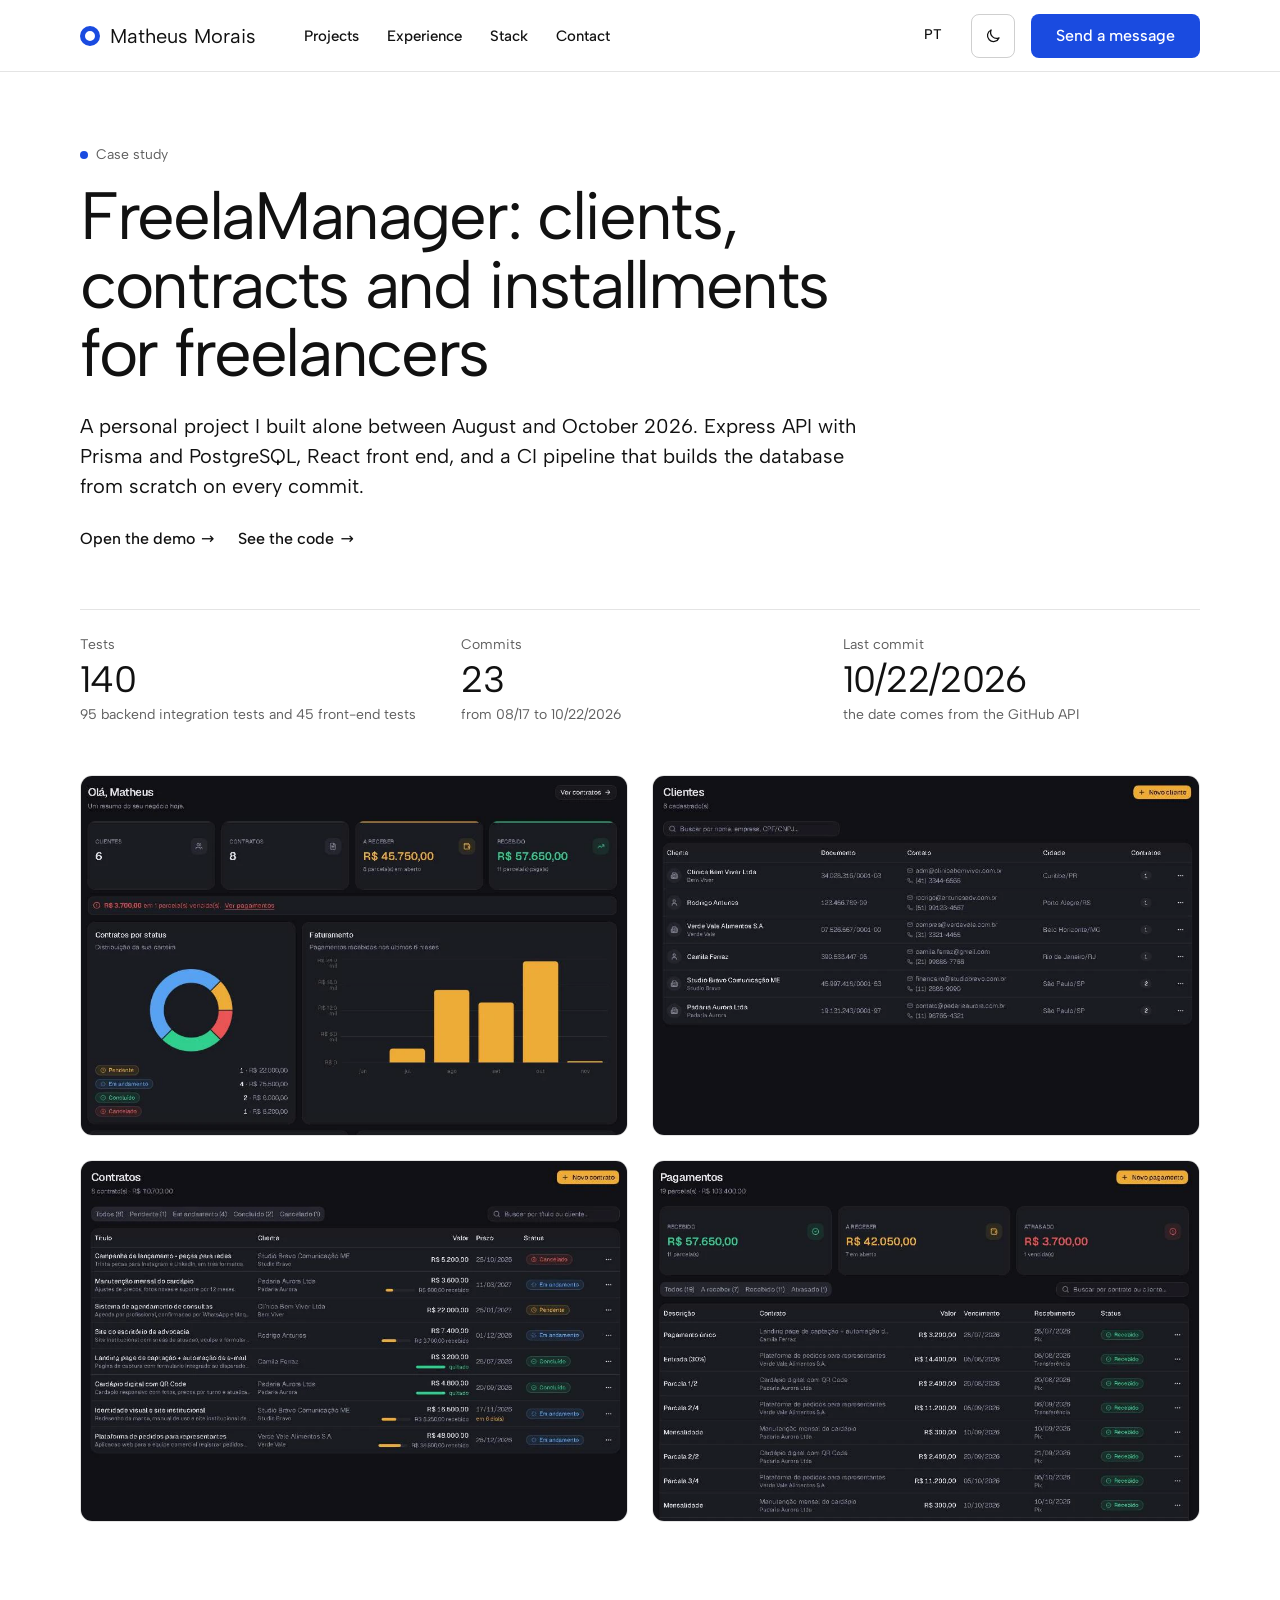
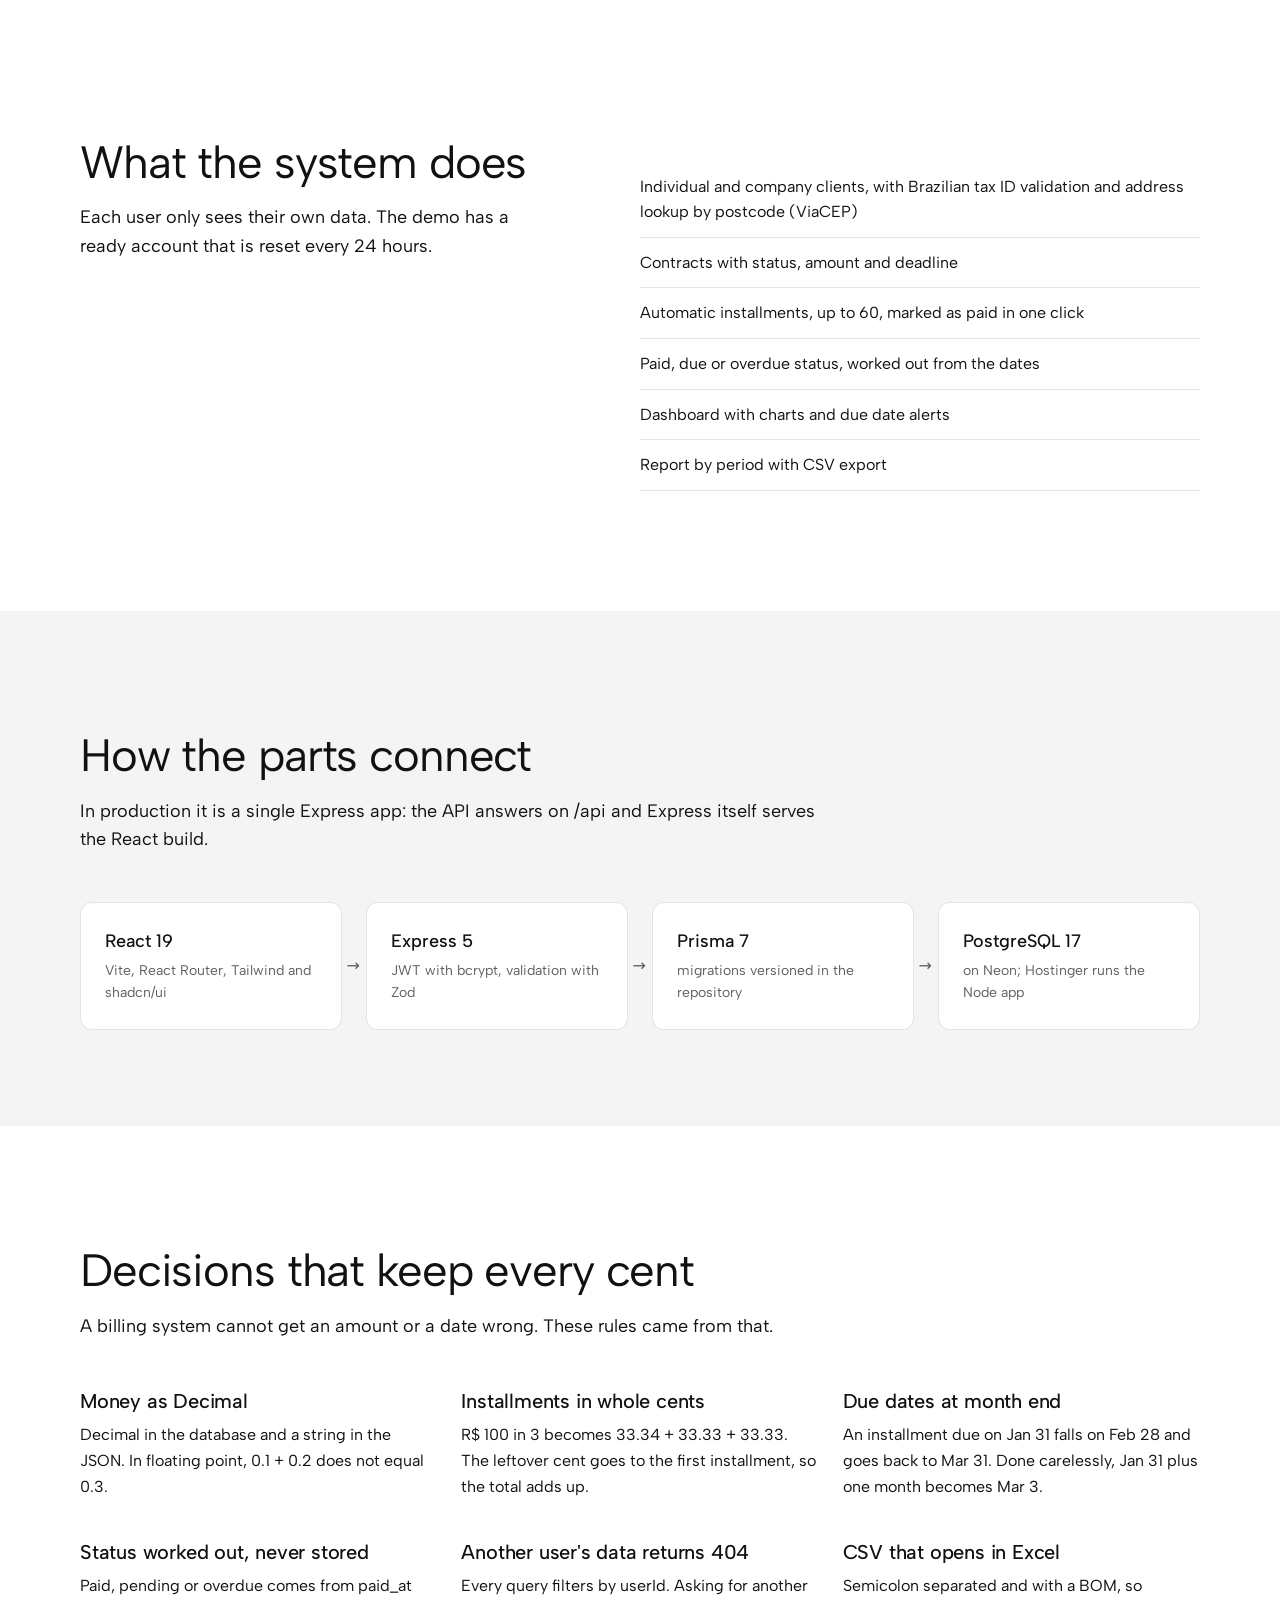
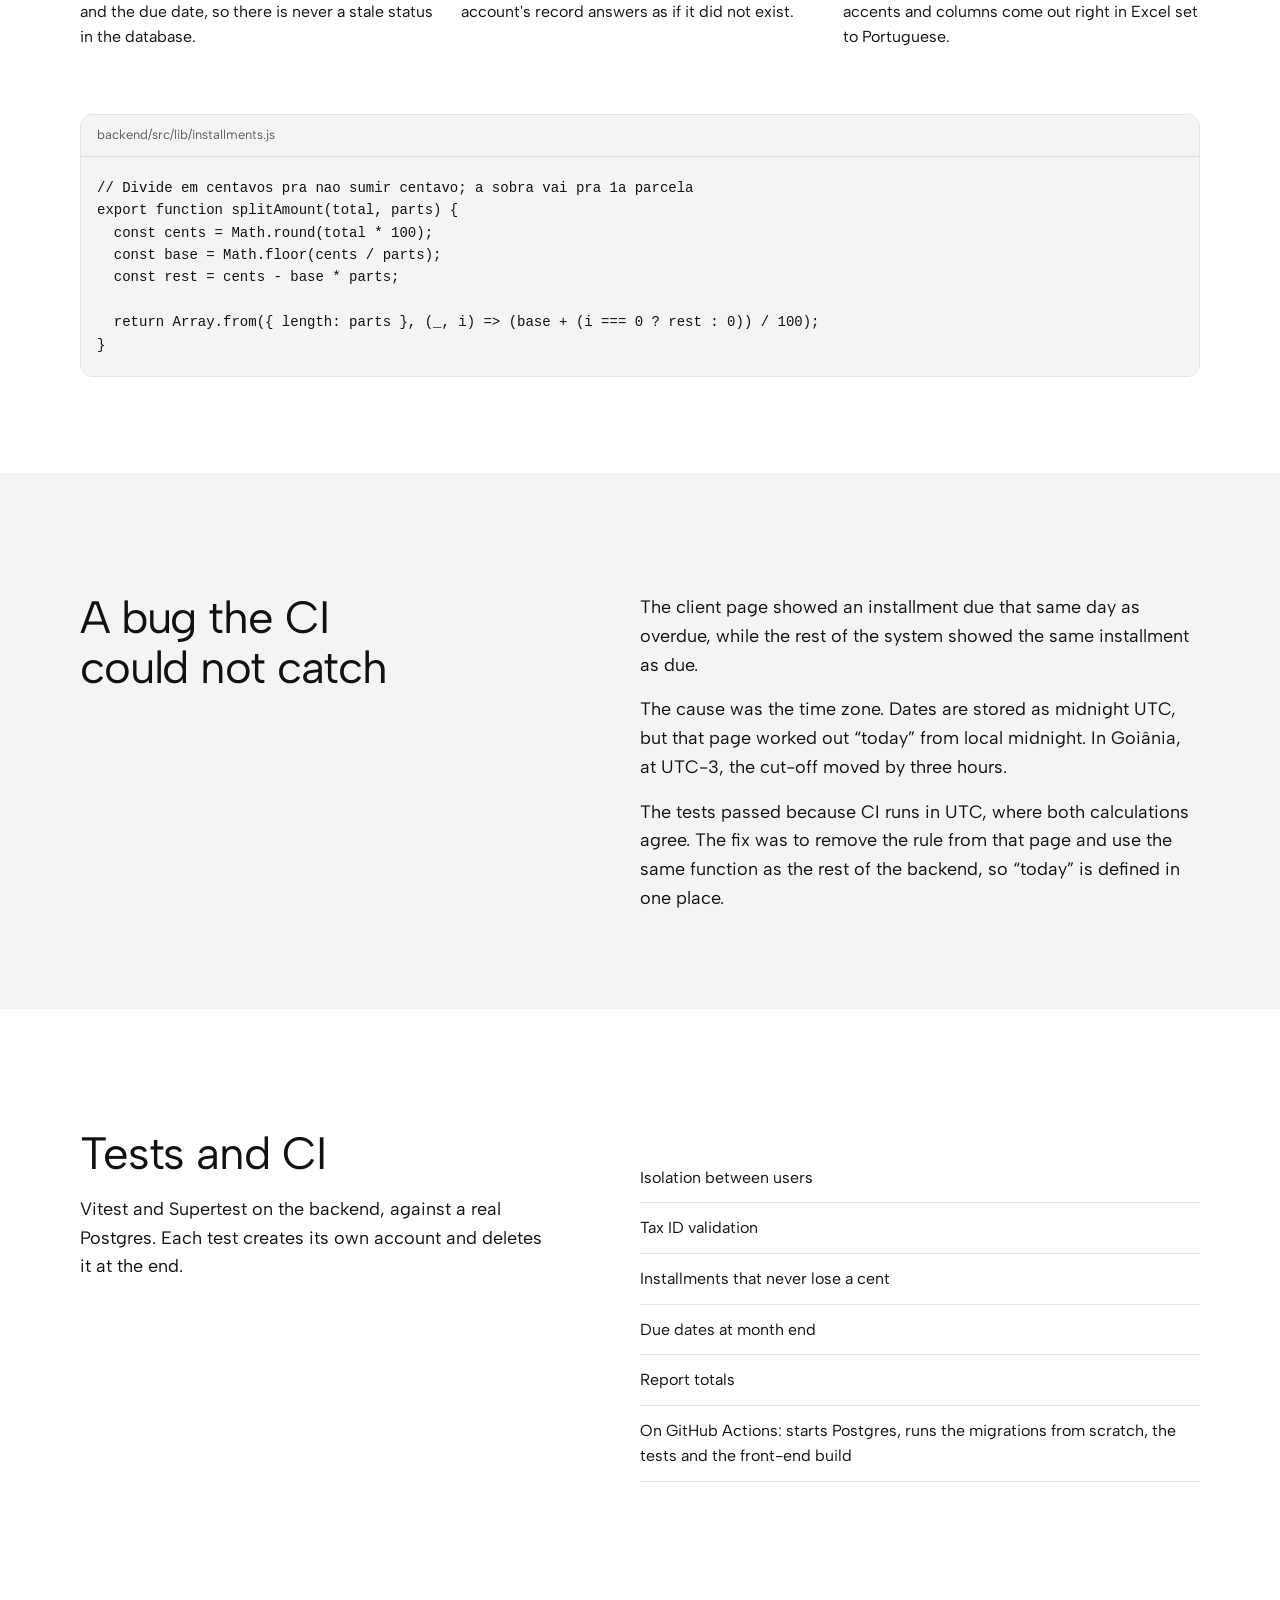
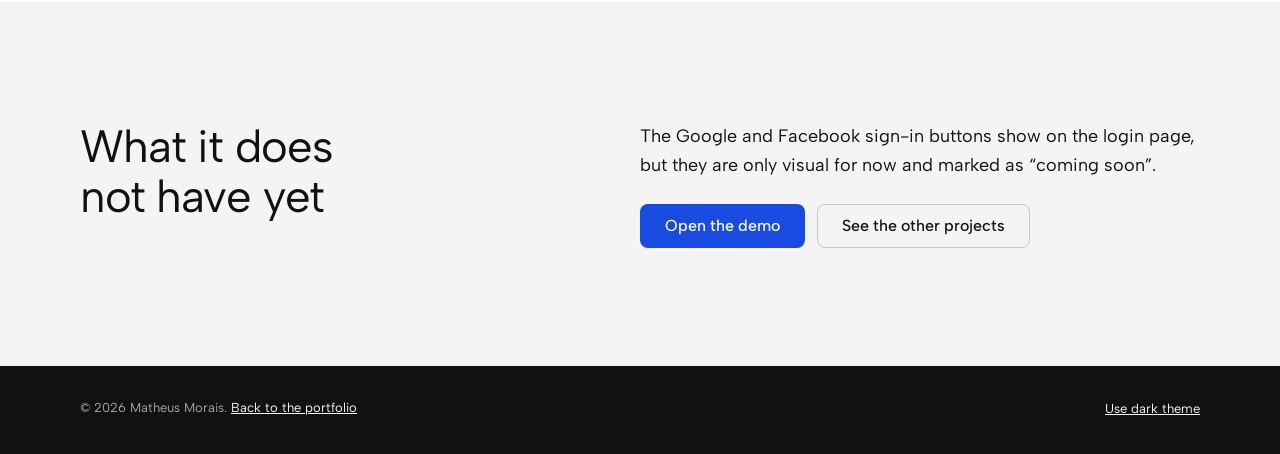
<file: en/freelamanager.html>
<!doctype html>
<html lang="en">
<head>
<meta charset="utf-8">
<meta name="viewport" content="width=device-width, initial-scale=1, viewport-fit=cover">
<title>FreelaManager: case study — Matheus Morais</title>
<meta name="description" content="How FreelaManager was built: an Express API with Prisma and PostgreSQL, a React front end, 140 tests and the decisions that keep every cent.">
<meta property="og:type" content="article">
<meta property="og:title" content="FreelaManager: case study">
<meta property="og:description" content="Express API with Prisma and PostgreSQL, React front end and 140 tests running in CI.">
<meta property="og:image" content="https://matheusmorais.com/img/compartilhar.jpg">
<meta name="twitter:card" content="summary_large_image">
<link rel="canonical" href="https://matheusmorais.com/en/freelamanager.html">
<link rel="alternate" hreflang="pt-BR" href="https://matheusmorais.com/freelamanager.html">
<link rel="alternate" hreflang="en" href="https://matheusmorais.com/en/freelamanager.html">
<link rel="icon" href="../favicon.svg" type="image/svg+xml">
<meta name="theme-color" content="#ffffff">
<script src="../js/tema.js?v=20261111"></script>
<link rel="stylesheet" href="../css/fontes.css?v=20261111">
<link rel="stylesheet" href="../css/estilo.css?v=20261111">
</head>
<body>

<a class="pular" href="#conteudo">Skip to content</a>

<header class="topo">
  <div class="container">
    <a class="logo" href="./">Matheus Morais</a>
    <ul class="menu">
      <li><a href="./#projetos">Projects</a></li>
      <li><a href="./#experiencia">Experience</a></li>
      <li><a href="./#tecnologias">Stack</a></li>
      <li><a href="./#contato">Contact</a></li>
    </ul>
    <div class="topo-acoes">
      <a class="idioma" href="../freelamanager.html" hreflang="pt-BR" lang="pt-BR">PT<span class="sr"> (versão em português)</span></a>
      <button class="btn-icone" type="button" data-tema aria-label="Use dark theme">
        <svg class="icone-lua" viewBox="0 0 24 24" aria-hidden="true"><path d="M20 14.5A8 8 0 0 1 9.5 4a8 8 0 1 0 10.5 10.5z"/></svg>
        <svg class="icone-sol" viewBox="0 0 24 24" aria-hidden="true"><circle cx="12" cy="12" r="4"/><path d="M12 2.5v2M12 19.5v2M2.5 12h2M19.5 12h2M5.3 5.3l1.4 1.4M17.3 17.3l1.4 1.4M5.3 18.7l1.4-1.4M17.3 6.7l1.4-1.4"/></svg>
      </button>
      <a class="btn btn-azul" href="./#contato">Send a message</a>
      <button class="btn-icone abrir-menu" type="button" aria-expanded="false" aria-label="Menu">
        <svg viewBox="0 0 24 24" aria-hidden="true"><path d="M4 8h16M4 16h16"/></svg>
      </button>
    </div>
  </div>
</header>

<main id="conteudo" class="caso">
  <section class="caso-topo" aria-labelledby="titulo">
    <div class="container">
      <p class="hero-aviso">Case study</p>
      <h1 id="titulo">FreelaManager: clients, contracts and installments for freelancers</h1>
      <p class="caso-lead">A personal project I built alone between August and October 2026. Express API with Prisma and PostgreSQL, React front end, and a CI pipeline that builds the database from scratch on every commit.</p>
      <div class="links">
        <a class="link" href="https://app.matheusmorais.com">Open the demo</a>
        <a class="link" href="https://github.com/MatheusMorais1234/freelamanager">See the code</a>
      </div>
      <dl class="caso-numeros">
        <div><dt>Tests</dt><dd>140</dd><dd class="suave">95 backend integration tests and 45 front-end tests</dd></div>
        <div><dt>Commits</dt><dd>23</dd><dd class="suave">from 08/17 to 10/22/2026</dd></div>
        <div><dt>Last commit</dt><dd><time data-repo="freelamanager" datetime="2026-10-22">10/22/2026</time></dd><dd class="suave">the date comes from the GitHub API</dd></div>
      </dl>
      <div class="galeria">
        <img src="../img/freelamanager/painel.webp" alt="FreelaManager dashboard with clients, contracts, receivables and a revenue chart" width="972" height="640">
        <img src="../img/freelamanager/clientes.webp" alt="Client list with tax ID, contact, city and number of contracts" width="972" height="640" loading="lazy">
        <img src="../img/freelamanager/contratos.webp" alt="Contract list with amount, how much was received, deadline and status" width="972" height="640" loading="lazy">
        <img src="../img/freelamanager/pagamentos.webp" alt="Installments with paid, due and overdue totals, due date and payment method" width="972" height="640" loading="lazy">
      </div>
    </div>
  </section>

  <section aria-labelledby="titulo-faz">
    <div class="container duas-colunas">
      <div class="cabeca">
        <h2 id="titulo-faz">What the system does</h2>
        <p>Each user only sees their own data. The demo has a ready account that is reset every 24 hours.</p>
      </div>
      <ul class="fatos">
        <li>Individual and company clients, with Brazilian tax ID validation and address lookup by postcode (ViaCEP)</li>
        <li>Contracts with status, amount and deadline</li>
        <li>Automatic installments, up to 60, marked as paid in one click</li>
        <li>Paid, due or overdue status, worked out from the dates</li>
        <li>Dashboard with charts and due date alerts</li>
        <li>Report by period with CSV export</li>
      </ul>
    </div>
  </section>

  <section class="cinza" aria-labelledby="titulo-arq">
    <div class="container">
      <div class="cabeca">
        <h2 id="titulo-arq">How the parts connect</h2>
        <p>In production it is a single Express app: the API answers on /api and Express itself serves the React build.</p>
      </div>
      <ol class="arquitetura">
        <li><strong>React 19</strong><span>Vite, React Router, Tailwind and shadcn/ui</span></li>
        <li><strong>Express 5</strong><span>JWT with bcrypt, validation with Zod</span></li>
        <li><strong>Prisma 7</strong><span>migrations versioned in the repository</span></li>
        <li><strong>PostgreSQL 17</strong><span>on Neon; Hostinger runs the Node app</span></li>
      </ol>
    </div>
  </section>

  <section aria-labelledby="titulo-dec">
    <div class="container">
      <div class="cabeca">
        <h2 id="titulo-dec">Decisions that keep every cent</h2>
        <p>A billing system cannot get an amount or a date wrong. These rules came from that.</p>
      </div>
      <div class="decisoes">
        <div>
          <h3>Money as Decimal</h3>
          <p>Decimal in the database and a string in the JSON. In floating point, 0.1 + 0.2 does not equal 0.3.</p>
        </div>
        <div>
          <h3>Installments in whole cents</h3>
          <p>R$ 100 in 3 becomes 33.34 + 33.33 + 33.33. The leftover cent goes to the first installment, so the total adds up.</p>
        </div>
        <div>
          <h3>Due dates at month end</h3>
          <p>An installment due on Jan 31 falls on Feb 28 and goes back to Mar 31. Done carelessly, Jan 31 plus one month becomes Mar 3.</p>
        </div>
        <div>
          <h3>Status worked out, never stored</h3>
          <p>Paid, pending or overdue comes from paid_at and the due date, so there is never a stale status in the database.</p>
        </div>
        <div>
          <h3>Another user's data returns 404</h3>
          <p>Every query filters by userId. Asking for another account's record answers as if it did not exist.</p>
        </div>
        <div>
          <h3>CSV that opens in Excel</h3>
          <p>Semicolon separated and with a BOM, so accents and columns come out right in Excel set to Portuguese.</p>
        </div>
      </div>

      <figure class="codigo">
        <figcaption>backend/src/lib/installments.js</figcaption>
<pre><code>// Divide em centavos pra nao sumir centavo; a sobra vai pra 1a parcela
export function splitAmount(total, parts) {
  const cents = Math.round(total * 100);
  const base = Math.floor(cents / parts);
  const rest = cents - base * parts;

  return Array.from({ length: parts }, (_, i) =&gt; (base + (i === 0 ? rest : 0)) / 100);
}</code></pre>
      </figure>
    </div>
  </section>

  <section class="cinza" aria-labelledby="titulo-bug">
    <div class="container duas-colunas">
      <div class="cabeca">
        <h2 id="titulo-bug">A bug the CI could not catch</h2>
      </div>
      <div class="texto-corrido">
        <p>The client page showed an installment due that same day as overdue, while the rest of the system showed the same installment as due.</p>
        <p>The cause was the time zone. Dates are stored as midnight UTC, but that page worked out “today” from local midnight. In Goiânia, at UTC-3, the cut-off moved by three hours.</p>
        <p>The tests passed because CI runs in UTC, where both calculations agree. The fix was to remove the rule from that page and use the same function as the rest of the backend, so “today” is defined in one place.</p>
      </div>
    </div>
  </section>

  <section aria-labelledby="titulo-testes">
    <div class="container duas-colunas">
      <div class="cabeca">
        <h2 id="titulo-testes">Tests and CI</h2>
        <p>Vitest and Supertest on the backend, against a real Postgres. Each test creates its own account and deletes it at the end.</p>
      </div>
      <ul class="fatos">
        <li>Isolation between users</li>
        <li>Tax ID validation</li>
        <li>Installments that never lose a cent</li>
        <li>Due dates at month end</li>
        <li>Report totals</li>
        <li>On GitHub Actions: starts Postgres, runs the migrations from scratch, the tests and the front-end build</li>
      </ul>
    </div>
  </section>

  <section class="cinza" aria-labelledby="titulo-falta">
    <div class="container duas-colunas">
      <div class="cabeca">
        <h2 id="titulo-falta">What it does not have yet</h2>
      </div>
      <div class="texto-corrido">
        <p>The Google and Facebook sign-in buttons show on the login page, but they are only visual for now and marked as “coming soon”.</p>
        <div class="hero-botoes">
          <a class="btn btn-azul" href="https://app.matheusmorais.com">Open the demo</a>
          <a class="btn btn-linha" href="./#projetos">See the other projects</a>
        </div>
      </div>
    </div>
  </section>
</main>

<footer class="rodape rodape-curto">
  <div class="container">
    <div class="rodape-fim">
      <span>&copy; 2026 Matheus Morais. <a href="./">Back to the portfolio</a></span>
      <span><button type="button" data-tema>Use dark theme</button></span>
    </div>
  </div>
</footer>

<script src="../js/site.js?v=20261111" defer></script>
</body>
</html>
</file>
<file: css/fontes.css>
/* Albert Sans (SIL Open Font License), só o subconjunto latino */
@font-face {
  font-family: "Albert Sans";
  font-style: normal;
  font-weight: 400 500;
  font-display: swap;
  src: url("../fontes/albert-sans.woff2") format("woff2");
  unicode-range: U+0000-00FF, U+0131, U+0152-0153, U+02BB-02BC, U+02C6, U+02DA, U+02DC, U+0304, U+0308, U+0329, U+2000-206F, U+20AC, U+2122, U+2191, U+2193, U+2212, U+2215, U+FEFF, U+FFFD;
}
</file>
<file: css/estilo.css>
/* Portfólio — Matheus Morais */

:root {
  --fundo: #ffffff;
  --fundo-alt: #f4f4f4;
  --texto: #111111;
  --texto-suave: #5f5f5f;
  --azul: #1a4be0;
  --sobre-azul: #ffffff;
  --linha: rgb(17 17 17 / 0.11);
  --linha-forte: rgb(17 17 17 / 0.2);
  --rodape: #111111;
  --rodape-texto: #f4f4f4;
  --rodape-suave: #a3a3a3;

  --fonte: "Albert Sans", system-ui, -apple-system, "Segoe UI", sans-serif;
  --largura: 1280px;
  --margem: 80px;
  --topo: 72px;
  --raio: 20px;
  --raio-p: 12px;
  --raio-btn: 8px;
  --ease: cubic-bezier(.2, .8, .2, 1);

  color-scheme: light;
}

:root[data-theme="dark"] {
  --fundo: #0e0f11;
  --fundo-alt: #17191c;
  --texto: #f1f1ef;
  --texto-suave: #a3a3a0;
  --azul: #7b9cff;
  --sobre-azul: #0b0c0e;
  --linha: rgb(241 241 239 / 0.12);
  --linha-forte: rgb(241 241 239 / 0.22);
  --rodape: #070809;
  color-scheme: dark;
}

@media (max-width: 1023px) { :root { --margem: 48px; } }
@media (max-width: 639px)  { :root { --margem: 24px; --topo: 56px; } }

/* base */

*, *::before, *::after { box-sizing: border-box; }
html { -webkit-text-size-adjust: 100%; }
body {
  margin: 0;
  background: var(--fundo);
  color: var(--texto);
  font: 400 16px/1.6 var(--fonte);
  -webkit-font-smoothing: antialiased;
}
h1, h2, h3, p, ul, ol, figure { margin: 0; }
ul, ol { padding: 0; list-style: none; }
img { display: block; max-width: 100%; height: auto; }
a { color: inherit; }
button, input, textarea { font: inherit; color: inherit; }

h1, h2 { font-weight: 400; letter-spacing: -0.025em; text-wrap: balance; }
h1 { font-size: clamp(38px, 3.24vw + 25.4px, 72px); line-height: 1.02; letter-spacing: -0.035em; }
h2 { font-size: clamp(30px, 1.72vw + 23.3px, 48px); line-height: 1.1; }
h3 { font-size: 20px; font-weight: 500; line-height: 1.3; letter-spacing: -0.01em; }
.suave { color: var(--texto-suave); }

:focus-visible { outline: 2px solid var(--azul); outline-offset: 3px; }

.pular {
  position: absolute; left: var(--margem); top: 12px; z-index: 30;
  padding: 10px 16px; background: var(--texto); color: var(--fundo);
  border-radius: var(--raio-btn); transform: translateY(-200%);
}
.pular:focus { transform: none; }

.container { width: min(100% - 2 * var(--margem), var(--largura)); margin-inline: auto; }

/* botões e links */

.btn {
  display: inline-flex; align-items: center; justify-content: center; gap: 10px;
  height: 44px; padding: 0 24px; border-radius: var(--raio-btn);
  font-size: 16px; font-weight: 500; text-decoration: none; white-space: nowrap;
  border: 1px solid transparent; cursor: pointer;
  transition: transform 180ms var(--ease), background-color 180ms var(--ease);
}
.btn:hover { transform: translateY(-1px); }
.btn:active { transform: translateY(1px) scale(.98); }
.btn-azul { background: var(--azul); color: var(--sobre-azul); }
.btn-azul:hover { background: color-mix(in oklab, var(--azul) 88%, var(--texto)); }
.btn-linha { border-color: var(--linha-forte); color: var(--texto); background: transparent; }
.btn-linha:hover { border-color: var(--texto); }
.btn svg { width: 12px; height: 12px; fill: none; stroke: currentColor; stroke-width: 1.6; stroke-linecap: round; stroke-linejoin: round; transition: transform 180ms var(--ease); }
.btn:hover svg { transform: translateX(3px); }

.link {
  display: inline-flex; align-items: center; gap: 6px; min-height: 44px;
  text-decoration: none; font-weight: 500;
  background: linear-gradient(currentColor, currentColor) 0 calc(100% - 10px) / 0 1px no-repeat;
  transition: background-size 250ms var(--ease);
}
.link:hover { background-size: 100% 1px; }
.link::after { content: "→"; transition: transform 180ms var(--ease); }
.link:hover::after { transform: translateX(3px); }
.links { display: flex; flex-wrap: wrap; gap: 0 24px; }

/* topo */

.topo {
  position: fixed; inset: 0 0 auto; z-index: 20; height: var(--topo);
  background: var(--fundo); border-bottom: 1px solid var(--linha);
}
.topo .container { height: 100%; display: flex; align-items: center; gap: 48px; }
.logo { display: inline-flex; align-items: center; gap: 10px; font-size: 20px; text-decoration: none; white-space: nowrap; }
.logo::before { content: ""; width: 20px; height: 20px; border-radius: 50%; border: 5px solid var(--azul); }
.menu { display: flex; gap: 28px; }
.menu > li { position: relative; }
.menu a { font-size: 15px; font-weight: 500; text-decoration: none; display: inline-flex; align-items: center; gap: 4px; min-height: 44px; }
.menu a:hover { color: var(--azul); }
.topo-acoes { margin-left: auto; display: flex; align-items: center; gap: 16px; }
.btn-icone {
  display: inline-grid; place-items: center; width: 44px; height: 44px;
  border: 1px solid var(--linha-forte); border-radius: var(--raio-btn);
  background: transparent; cursor: pointer;
}
.btn-icone svg { width: 18px; height: 18px; fill: none; stroke: currentColor; stroke-width: 1.7; stroke-linecap: round; stroke-linejoin: round; }
:root[data-theme="dark"] .icone-lua, :root:not([data-theme="dark"]) .icone-sol { display: none; }
.abrir-menu { display: none; }
.idioma { font-size: 14px; font-weight: 500; text-decoration: none; min-height: 44px; min-width: 44px; display: inline-grid; place-items: center; }
.idioma:hover { color: var(--azul); }

/* lista de projetos que abre ao passar o mouse em "Projetos" */
.submenu {
  position: absolute; left: -24px; top: 100%; width: 520px; padding: 24px;
  display: grid; grid-template-columns: 1fr 1fr; gap: 24px;
  background: var(--fundo); border: 1px solid var(--linha); border-radius: var(--raio-p);
  opacity: 0; visibility: hidden; transform: translateY(-6px);
  transition: opacity 160ms var(--ease), transform 160ms var(--ease), visibility 0s 160ms;
}
.menu > li:hover .submenu, .menu > li:focus-within .submenu {
  opacity: 1; visibility: visible; transform: none; transition-delay: 150ms, 150ms, 0s;
}
.submenu p { font-size: 13px; color: var(--texto-suave); margin-bottom: 8px; }
.submenu a { display: flex; flex-direction: column; align-items: flex-start; gap: 0; padding-block: 6px; min-height: 0; }
.submenu a span { font-size: 14px; font-weight: 400; color: var(--texto-suave); }

@media (max-width: 899px) {
  .menu, .topo-acoes [data-tema] { display: none; }
  .topo-acoes .abrir-menu { display: inline-grid; }
  .topo-acoes { gap: 8px; }
  .topo.aberto .menu {
    display: flex; flex-direction: column; gap: 0;
    position: fixed; inset: var(--topo) 0 0; padding: 16px var(--margem);
    background: var(--fundo);
  }
  .topo.aberto .menu a { min-height: 56px; font-size: 18px; border-bottom: 1px solid var(--linha); width: 100%; }
  .submenu { display: none; }
}
@media (max-width: 479px) { .topo-acoes .btn-azul { display: none; } }

/* seções */

main > section { padding: 120px 0 96px; }
.cinza { background: var(--fundo-alt); }
.cabeca { margin-bottom: 48px; max-width: 760px; }
.cabeca p { margin-top: 16px; font-size: 18px; }
.duas-colunas { display: grid; grid-template-columns: 5fr 1fr 6fr; align-items: start; }
.duas-colunas > :last-child { grid-column: 3; }
@media (max-width: 1023px) {
  main > section { padding: 96px 0 72px; }
  .duas-colunas { grid-template-columns: 1fr; gap: 48px; }
  .duas-colunas > :last-child { grid-column: auto; }
}
@media (max-width: 639px) { .cabeca { margin-bottom: 32px; } }

/* hero */

.hero { min-height: 100svh; padding: calc(var(--topo) + 48px) 0 64px; display: flex; }
.hero .container { display: grid; grid-template-columns: 5fr 1fr 6fr; }
.hero-texto { align-self: start; }
.hero-aviso { display: flex; align-items: center; gap: 8px; font-size: 14px; color: var(--texto-suave); margin-bottom: 16px; }
.hero-aviso::before { content: ""; width: 8px; height: 8px; border-radius: 50%; background: var(--azul); }
.hero-texto > p:not(.hero-aviso) { margin-top: 24px; font-size: 20px; line-height: 1.5; max-width: 42ch; }
.hero-botoes { display: flex; gap: 12px; margin-top: 32px; }
.hero-foto {
  grid-column: 3; position: relative; height: 100%; min-height: 480px; max-height: 720px;
  border-radius: var(--raio); overflow: hidden; background: var(--fundo-alt);
}
.hero-foto img { width: 100%; height: 100%; object-fit: cover; object-position: 50% 35%; }
.hero-cartao {
  position: absolute; left: 24px; bottom: 24px; width: 300px; padding: 16px;
  background: var(--fundo); border: 1px solid var(--linha); border-radius: var(--raio-p);
}
.hero-cartao div { display: flex; justify-content: space-between; font-size: 13px; color: var(--texto-suave); margin-bottom: 6px; }
.hero-cartao div span:first-child { color: var(--texto); display: inline-flex; align-items: center; gap: 6px; }
.hero-cartao div span:first-child::before { content: ""; width: 7px; height: 7px; border-radius: 50%; background: var(--azul); }
.hero-cartao p { font-weight: 500; }

/* entrada do hero: uma vez só, no carregamento */
@media (prefers-reduced-motion: no-preference) {
  .hero-texto > * { animation: subir 700ms var(--ease) both; }
  .hero-texto > :nth-child(2) { animation-delay: 60ms; }
  .hero-texto > :nth-child(3) { animation-delay: 120ms; }
  .hero-texto > :nth-child(4) { animation-delay: 180ms; }
  .hero-foto img { animation: aproximar 1200ms var(--ease) both; }
}
@keyframes subir { from { opacity: 0; transform: translateY(14px); } }
@keyframes aproximar { from { transform: scale(1.04); } }

@media (max-width: 1023px) {
  .hero { min-height: 0; padding-bottom: 48px; }
  .hero .container { grid-template-columns: 1fr; gap: 40px; }
  .hero-foto { grid-column: auto; height: auto; min-height: 0; aspect-ratio: 4 / 3; }
}
@media (max-width: 639px) {
  .hero { padding-top: calc(var(--topo) + 40px); }
  .hero-texto > p:not(.hero-aviso) { font-size: 17px; }
  .hero-botoes { flex-direction: column; }
  .hero-botoes .btn { width: 100%; }
  .hero-foto { aspect-ratio: 4 / 4.2; }
  .hero-cartao { display: none; }
}

/* FreelaManager em destaque */

.destaque-texto > p { font-size: 20px; line-height: 1.5; }
.fatos { margin: 24px 0; }
.fatos li { padding-block: 12px; border-bottom: 1px solid var(--linha); }
.print-grande { aspect-ratio: 972 / 640; border-radius: var(--raio); overflow: hidden; border: 1px solid var(--linha); }
.print-grande img { width: 100%; height: 100%; object-fit: cover; }

/* o print "revela" uma vez quando entra na tela, como foto no revelador */
.js .print-grande img { filter: grayscale(1) contrast(.6) brightness(1.25); transform: scale(1.04); }
.js .print-grande.revelado img {
  filter: none; transform: none;
  transition: filter 1600ms var(--ease), transform 1600ms var(--ease);
}
@media (prefers-reduced-motion: reduce) { .js .print-grande img { filter: none; transform: none; } }

/* texto só para leitor de tela */
.sr { position: absolute; width: 1px; height: 1px; overflow: hidden; clip-path: inset(50%); white-space: nowrap; }

/* projetos */

.projetos { display: grid; grid-template-columns: repeat(12, 1fr); gap: 64px 24px; }
.projeto { grid-column: span 3; display: flex; flex-direction: column; }
.projeto.largo { grid-column: span 6; }
@media (max-width: 1279px) { .projeto { grid-column: span 6; } }
.projeto-print {
  display: block; aspect-ratio: 16 / 10; overflow: hidden;
  border-radius: var(--raio); border: 1px solid var(--linha); background: var(--fundo-alt);
}
.projeto.largo .projeto-print { aspect-ratio: 16 / 9; }
.midia { border-radius: var(--raio); }
.projeto-print img { width: 100%; height: 100%; object-fit: cover; object-position: 50% 0; transition: transform 600ms var(--ease); }
.projeto-print:hover img { transform: scale(1.025); }
.projeto h3 { margin-top: 20px; }
.projeto .stack { font-size: 14px; color: var(--texto-suave); margin-top: 4px; }
.projeto > p:not(.stack) { margin-top: 12px; max-width: 52ch; }
.projeto .links { margin-top: auto; padding-top: 12px; }
@media (max-width: 1023px) {
  .projetos { grid-template-columns: 1fr 1fr; gap: 48px 24px; }
  .projeto, .projeto.largo { grid-column: span 1; }
}
@media (max-width: 639px) { .projetos { grid-template-columns: 1fr; } }

/* experiência */

.linha-tempo li {
  display: grid; grid-template-columns: 302px minmax(0, 1fr) 160px; gap: 4px 24px;
  padding-block: 18px; border-bottom: 1px solid var(--linha);
}
.linha-tempo li:first-child { padding-top: 0; }
.linha-tempo strong { font-weight: 500; display: block; }
.linha-tempo small { display: block; font-size: 14px; color: var(--texto-suave); }
.linha-tempo time { text-align: right; font-variant-numeric: tabular-nums; }
@media (max-width: 1023px) {
  .linha-tempo li { grid-template-columns: minmax(0, 1fr) auto; }
  .linha-tempo p { grid-row: 2; grid-column: 1 / -1; }
}

/* tecnologias */

.niveis { display: grid; grid-template-columns: repeat(3, 1fr); gap: 24px; }
.nivel > p { margin: 8px 0 24px; max-width: 40ch; min-height: 3.2em; }
.logos {
  display: grid; grid-template-columns: repeat(4, 1fr); gap: 24px 12px; align-content: start;
  padding: 24px; min-height: 268px; background: var(--fundo); border-radius: var(--raio-p);
}
.logos li { display: grid; justify-items: center; gap: 8px; font-size: 14px; text-align: center; }
.logos img { width: 40px; height: 40px; }
:root[data-theme="dark"] .logos .claro { filter: invert(1); }
@media (max-width: 1023px) {
  .niveis { grid-template-columns: 1fr; gap: 48px; }
  .nivel > p { min-height: 0; }
  .logos { min-height: 0; }
}
@media (max-width: 479px) { .logos { grid-template-columns: repeat(3, 1fr); } }
.ia {
  display: grid; grid-template-columns: 240px auto minmax(0, 1fr); align-items: center; gap: 24px;
  margin-top: 24px; padding: 24px; background: var(--fundo); border-radius: var(--raio-p);
}
.ia .logos { display: flex; gap: 32px; padding: 0; min-height: 0; background: none; }
.ia p { color: var(--texto-suave); max-width: 46ch; }
@media (max-width: 1023px) { .ia { grid-template-columns: 1fr; } }

/* contato */

.canais { margin-top: 32px; }
.canais li {
  display: grid; grid-template-columns: 96px minmax(0, 1fr); gap: 16px; align-items: center;
  padding-block: 8px; border-bottom: 1px solid var(--linha);
}
.canais .link { overflow-wrap: anywhere; }
.formulario { background: var(--fundo-alt); border-radius: var(--raio); padding: 48px; display: grid; gap: 20px; }
.campo { display: grid; gap: 8px; }
.campo label { font-size: 14px; font-weight: 500; }
.campo input, .campo textarea {
  width: 100%; min-height: 48px; padding: 12px 14px; font-size: 16px;
  background: var(--fundo); border: 1px solid var(--linha-forte); border-radius: var(--raio-btn);
}
.campo textarea { min-height: 132px; resize: vertical; }
.campo input:focus-visible, .campo textarea:focus-visible { outline-offset: 0; border-color: var(--azul); }
.campo [aria-invalid="true"] { border-color: #c4321f; }
.erro { font-size: 14px; color: #c4321f; }
:root[data-theme="dark"] .erro { color: #ff8a75; }
:root[data-theme="dark"] .campo [aria-invalid="true"] { border-color: #ff8a75; }
.status { font-size: 14px; min-height: 1.5em; }
.armadilha { position: absolute; left: -9999px; }
@media (max-width: 639px) {
  .formulario { padding: 24px; }
  .canais li { grid-template-columns: 72px minmax(0, 1fr); }
  .formulario .btn { width: 100%; }
}

/* rodapé */

.rodape { background: var(--rodape); color: var(--rodape-texto); padding: 120px 0 48px; }
.rodape .suave { color: var(--rodape-suave); }
.chamada { display: flex; flex-wrap: wrap; justify-content: space-between; align-items: end; gap: 32px; padding-bottom: 120px; }
.chamada p { margin-top: 16px; }
.rodape .btn-azul { background: #ffffff; color: #111111; height: 72px; padding: 0 40px; font-size: 20px; }
.rodape .btn-azul:hover { background: #e9e9e9; }
.rodape-links { display: grid; grid-template-columns: 4fr repeat(4, 2fr); gap: 24px; padding-bottom: 48px; }
.rodape-links h3 { font-size: 13px; font-weight: 500; color: var(--rodape-suave); margin-bottom: 12px; }
.rodape-links li a { display: inline-block; padding-block: 4px; font-size: 14px; text-decoration: none; }
.rodape-links li a:hover { text-decoration: underline; }
.rodape .logo::before { border-color: #ffffff; }
.rodape-sobre { margin-top: 12px; }
.rodape-fim {
  display: flex; flex-wrap: wrap; justify-content: space-between; gap: 12px 24px;
  padding-top: 24px; border-top: 1px solid rgb(255 255 255 / 0.12);
  font-size: 13px; color: var(--rodape-suave);
}
.rodape-fim button { background: none; border: 0; padding: 0; cursor: pointer; text-decoration: underline; color: var(--rodape-texto); font-size: 13px; min-height: 24px; }
@media (max-width: 1023px) {
  .rodape { padding-top: 96px; }
  .chamada { padding-bottom: 72px; }
  .rodape-links { grid-template-columns: 1fr 1fr; }
  .rodape-links > :first-child { grid-column: 1 / -1; }
}
@media (max-width: 639px) {
  .rodape .btn-azul { width: 100%; height: 56px; font-size: 18px; }
}

/* estudo de caso */

.caso-topo { padding-top: calc(var(--topo) + 72px) !important; }
.caso-topo h1 { max-width: 18ch; }
.caso-lead { margin: 24px 0 16px; font-size: 20px; line-height: 1.5; max-width: 60ch; }
.caso-numeros { display: grid; grid-template-columns: repeat(3, 1fr); gap: 24px; margin: 48px 0; padding-top: 24px; border-top: 1px solid var(--linha); }
.caso-numeros dt { font-size: 14px; color: var(--texto-suave); }
.caso-numeros dd { margin: 0; }
.caso-numeros dd:nth-of-type(1) { font-size: clamp(28px, 1vw + 24px, 38px); letter-spacing: -0.02em; line-height: 1.3; }
.caso-numeros dd.suave { font-size: 14px; }
.galeria { display: grid; grid-template-columns: repeat(2, 1fr); gap: 24px; }
.galeria img { width: 100%; height: auto; border-radius: var(--raio-p); border: 1px solid var(--linha); }
@media (max-width: 639px) { .galeria { grid-template-columns: 1fr; } }
.arquitetura { display: grid; grid-template-columns: repeat(4, 1fr); gap: 24px; counter-reset: passo; }
.arquitetura li {
  position: relative; display: grid; gap: 4px; padding: 24px;
  background: var(--fundo); border-radius: var(--raio-p); border: 1px solid var(--linha);
}
.arquitetura li:not(:last-child)::after {
  content: "→"; position: absolute; right: -19px; top: 50%; transform: translateY(-50%);
  color: var(--texto-suave);
}
.arquitetura strong { font-weight: 500; font-size: 18px; }
.arquitetura span { font-size: 14px; color: var(--texto-suave); }
.decisoes { display: grid; grid-template-columns: repeat(3, 1fr); gap: 40px 24px; }
.decisoes p { margin-top: 8px; }
.codigo { margin-top: 64px; border-radius: var(--raio-p); overflow: hidden; border: 1px solid var(--linha); }
.codigo figcaption { padding: 10px 16px; font-size: 13px; color: var(--texto-suave); background: var(--fundo-alt); border-bottom: 1px solid var(--linha); }
.codigo pre { margin: 0; padding: 20px 16px; overflow-x: auto; font: 14px/1.6 ui-monospace, "Cascadia Code", Consolas, monospace; background: var(--fundo-alt); }
.texto-corrido p { max-width: 62ch; font-size: 18px; }
.texto-corrido p + p { margin-top: 16px; }
.texto-corrido .links, .texto-corrido .hero-botoes { margin-top: 24px; }
.rodape-curto { padding: 32px 0; }
.rodape-curto .rodape-fim { border-top: 0; padding-top: 0; }
.rodape-fim a { color: var(--rodape-texto); }
@media (max-width: 1023px) {
  .arquitetura { grid-template-columns: 1fr 1fr; }
  .arquitetura li::after { display: none; }
  .decisoes { grid-template-columns: 1fr 1fr; }
}
@media (max-width: 639px) {
  .caso-numeros, .arquitetura, .decisoes { grid-template-columns: 1fr; }
  .caso-lead, .texto-corrido p { font-size: 17px; }
}

/* página 404 */

.nao-encontrada { min-height: 100svh; display: grid; align-content: center; padding-block: 96px; }
.nao-encontrada h1 { margin-block: 12px 16px; }

@media (prefers-reduced-motion: reduce) {
  *, *::before, *::after { transition-duration: 0ms !important; animation: none !important; }
}
</file>
<file: assets/css/fonts.css>
/*
   Fontes hospedadas no proprio dominio — nenhuma requisicao a terceiros.
   Schibsted Grotesk, variavel 400–900, subconjuntos latin e latin-ext.
   */

/* latin-ext */
@font-face {
  font-family: 'Schibsted Grotesk';
  font-style: normal;
  font-weight: 400 900;
  font-display: swap;
  src: url(../fonts/schibsted-grotesk-latin-ext.woff2) format('woff2');
  unicode-range: U+0100-02BA, U+02BD-02C5, U+02C7-02CC, U+02CE-02D7, U+02DD-02FF, U+0304, U+0308, U+0329, U+1D00-1DBF, U+1E00-1E9F, U+1EF2-1EFF, U+2020, U+20A0-20AB, U+20AD-20C0, U+2113, U+2C60-2C7F, U+A720-A7FF;
}
/* latin */
@font-face {
  font-family: 'Schibsted Grotesk';
  font-style: normal;
  font-weight: 400 900;
  font-display: swap;
  src: url(../fonts/schibsted-grotesk-latin.woff2) format('woff2');
  unicode-range: U+0000-00FF, U+0131, U+0152-0153, U+02BB-02BC, U+02C6, U+02DA, U+02DC, U+0304, U+0308, U+0329, U+2000-206F, U+20AC, U+2122, U+2191, U+2193, U+2212, U+2215, U+FEFF, U+FFFD;
}
</file>
<file: assets/css/style.css>
/*
   matheusmorais.com — folha de estilo
   Direção: papel de segurança bancário. O verde de cheque é o papel, a
   tinta é verde-petróleo e o vermelho só aparece no carimbo. O hero traz
   uma ficha de compensação com um boleto válido de verdade — o assunto do
   meu trabalho virou a identidade visual.

   Tema: o escuro é o padrão. O claro entra com data-theme="light" no
   <html>, colocado pelo theme.js antes da página pintar.
   */

:root{
  color-scheme:dark;
  --paper:  #0d1b17;
  --wash:   #13241f;   /* fundo de faixas e painéis */
  --ink:    #e6efe9;   /* texto principal — 15:1 sobre o papel */
  --slate:  #a4b8ae;   /* texto secundário — 8.5:1 */
  --quiet:  #83998e;   /* legendas — 5.8:1 */
  --rule:   #1d3129;
  --rule-2: #2b463b;
  --accent:   #6fd8c4;   /* ação e link — 10:1 */
  --accent-2: #9ae6d7;
  --on-accent:#0d1b17;   /* texto sobre o botão de destaque */
  --stamp:  #ff8a75;   /* tinta de carimbo — só no "No ar" e no laser */
  --green:  #5fd38f;
  --red:    #f97066;
  --nav-bg: rgba(13,27,23,.88);
  --select: #1f5a4e;
  --focus:  rgba(111,216,196,.25);
  --hint:   #627a6f;   /* placeholder */
  --logo-filter: invert(1);   /* logos pretos (Next.js) */
  /* selos das ferramentas */
  --ok-bg:#0f2e20;  --ok-fg:#75e0a7;
  --bad-bg:#3a1714; --bad-fg:#fda29b;
  --info-bg:#17244a; --warn:#fdb022;
}
:root[data-theme="light"]{
  color-scheme:light;
  --paper:  #f3f7f3;   /* verde-claro de cheque, não branco */
  --wash:   #e7efe9;
  --ink:    #10231d;   /* 15:1 sobre o papel */
  --slate:  #3d5249;   /* 7.8:1 */
  --quiet:  #566a61;   /* 5.3:1, AA para texto pequeno */
  --rule:   #d3ded7;
  --rule-2: #b9c9bf;
  --accent:   #0b6658;   /* 6.3:1 */
  --accent-2: #084f44;
  --on-accent:#ffffff;
  --stamp:  #c0341d;
  --green:  #1a7f4b;
  --red:    #b42318;
  --nav-bg: rgba(243,247,243,.92);
  --select: #bfe3da;
  --focus:  rgba(11,102,88,.18);
  --hint:   #8a9b93;
  --logo-filter: none;
  --ok-bg:#ecfdf3;  --ok-fg:#054f31;
  --bad-bg:#fef3f2; --bad-fg:#7a271a;
  --info-bg:#eff4ff; --warn:#93370d;
}

:root{
  --font: 'Schibsted Grotesk', ui-sans-serif, system-ui, -apple-system, 'Segoe UI', sans-serif;

  --maxw: 1200px;
  --gut: clamp(1rem, 4vw, 2.5rem);
  --nav-h: 64px;
  --r: 6px;
}

*,*::before,*::after{ box-sizing:border-box; }

html{
  -webkit-text-size-adjust:100%;
  -webkit-tap-highlight-color:color-mix(in srgb, var(--accent) 20%, transparent);
  scroll-behavior:smooth;
  scroll-padding-top:calc(var(--nav-h) + 16px);
}
@media (prefers-reduced-motion: reduce){
  html{ scroll-behavior:auto; }
  *,*::before,*::after{ animation:none !important; transition:none !important; }
}

body{
  margin:0;
  background:var(--paper);
  color:var(--ink);
  font-family:var(--font);
  font-size:1.0625rem;          /* 17px */
  line-height:1.6;
  font-weight:400;
  -webkit-font-smoothing:antialiased;
  text-rendering:optimizeLegibility;
}
body.is-locked{ overflow:hidden; }

/* .menu e .lbox declaram display — sem isto o atributo hidden perde para
   eles e as camadas invisíveis cobrem a página inteira. */
[hidden]{ display:none !important; }

img{ max-width:100%; display:block; }
a{ color:inherit; }
button{ font:inherit; color:inherit; background:none; border:0; cursor:pointer; padding:0; }
a,button,summary,label,select{ touch-action:manipulation; }   /* sem espera de toque duplo */
h2,h3{ text-wrap:balance; }
h1,h2,h3,p,ul,ol,dl,dd,figure{ margin:0; }
ul,ol{ padding:0; list-style:none; }
::selection{ background:var(--select); color:var(--ink); }

:focus-visible{
  outline:2px solid var(--accent);
  outline-offset:3px;
  border-radius:2px;
}

.wrap{
  width:100%;
  max-width:calc(var(--maxw) + var(--gut) * 2);
  margin:0 auto;
  padding:0 var(--gut);
}

/* só para leitor de tela */
.sr{
  position:absolute; width:1px; height:1px; overflow:hidden;
  clip-path:inset(50%); white-space:nowrap;
}

.skip{
  position:fixed; top:-100px; left:1rem; z-index:999;
  background:var(--ink); color:var(--paper);
  padding:.6rem 1rem; border-radius:var(--r);
  font-size:.875rem; text-decoration:none;
}
.skip:focus{ top:1rem; }

/* botões */
.btn{
  display:inline-flex; align-items:center; justify-content:center;
  min-height:44px; padding:0 1.25rem;
  border-radius:var(--r);
  font-size:.9375rem; font-weight:600; line-height:1;
  text-decoration:none; white-space:nowrap;
  border:1px solid transparent;
  transition:background-color .15s, border-color .15s, color .15s;
}
.btn--solid{ background:var(--accent); color:var(--on-accent); }
.btn--solid:hover{ background:var(--accent-2); }
.btn--line{ border-color:var(--rule-2); color:var(--ink); background:var(--paper); }
.btn--line:hover{ border-color:var(--ink); }
.btn--sm{ min-height:36px; padding:0 .9rem; font-size:.875rem; }
.btn:disabled{ opacity:.6; cursor:progress; }

/* Nav */
.nav{
  position:sticky; top:0; z-index:50;
  background:var(--nav-bg);
  backdrop-filter:saturate(1.4) blur(10px);
  -webkit-backdrop-filter:saturate(1.4) blur(10px);
  border-bottom:1px solid transparent;
  transition:border-color .2s, background-color .2s;
}
.nav.is-stuck{ border-bottom-color:var(--rule); }
.nav__in{
  height:var(--nav-h);
  display:flex; align-items:center; gap:2rem;
}
.nav__brand{
  font-weight:700; font-size:1.0625rem; letter-spacing:-.01em;
  text-decoration:none; white-space:nowrap;
}
.nav__links{ display:flex; gap:1.75rem; margin-left:auto; }
.nav__links a{
  position:relative;
  font-size:.9375rem; color:var(--slate); text-decoration:none;
  padding:.25rem 0;
}
.nav__links a:hover{ color:var(--ink); }
.nav__links a.is-active{ color:var(--ink); }
.nav__links a.is-active::after{
  content:''; position:absolute; left:0; right:0; bottom:-2px;
  height:2px; background:var(--accent);
}
.nav__right{ display:flex; align-items:center; gap:.75rem; }

.lang{
  display:inline-flex; padding:3px;
  border:1px solid var(--rule); border-radius:var(--r);
}
.lang__opt{
  font-size:.8125rem; font-weight:600; color:var(--quiet);
  padding:.3rem .5rem; border-radius:4px; line-height:1;
}
.lang__opt.is-on{ background:var(--wash); color:var(--ink); }
.lang:hover{ border-color:var(--rule-2); }
.lang:hover .lang__opt:not(.is-on){ color:var(--slate); }

/* botão de tema: mostra a lua no escuro e o sol no claro */
.theme{
  display:inline-grid; place-items:center;
  width:40px; height:40px;
  border:1px solid var(--rule); border-radius:var(--r);
  color:var(--slate);
  transition:color .15s, border-color .15s;
}
.theme:hover{ color:var(--ink); border-color:var(--rule-2); }
.theme svg{ width:18px; height:18px; }
.theme__sun{ display:none; }
:root[data-theme="light"] .theme__sun{ display:block; }
:root[data-theme="light"] .theme__moon{ display:none; }

.burger{
  display:none; width:40px; height:40px;
  position:relative; border-radius:var(--r);
}
.burger i{
  position:absolute; left:10px; right:10px; height:2px; background:var(--ink);
  transition:transform .2s, top .2s;
}
.burger i:first-child{ top:15px; }
.burger i:last-child{ top:23px; }
.burger.is-open i:first-child{ top:19px; transform:rotate(45deg); }
.burger.is-open i:last-child{ top:19px; transform:rotate(-45deg); }

.menu{
  position:fixed; inset:var(--nav-h) 0 0 0; z-index:40;
  background:var(--paper);
  padding:1rem var(--gut) 2rem;
  display:flex; flex-direction:column; gap:1.5rem;
  opacity:0; transition:opacity .2s;
  overflow-y:auto; overscroll-behavior:contain;
}
.menu.is-open{ opacity:1; }
.menu__links{ display:flex; flex-direction:column; }
.menu__links a{
  font-size:1.375rem; font-weight:600; text-decoration:none;
  padding:.85rem 0; border-bottom:1px solid var(--rule);
}

/* Hero */
.hero{ padding:clamp(2rem, 4.5vw, 3.75rem) 0 0; }
.hero__grid{
  display:grid;
  grid-template-columns:minmax(0, 7fr) minmax(0, 3fr);
  gap:clamp(2rem, 6vw, 5.5rem);
  align-items:end;
}
.hero__status{
  display:inline-flex; align-items:center; gap:.6rem;
  font-size:.9375rem; color:var(--slate);
  margin-bottom:1.25rem;
}
.hero__dot{
  width:8px; height:8px; border-radius:50%; background:var(--green);
  box-shadow:0 0 0 4px color-mix(in srgb, var(--green) 18%, transparent);
}
.hero__title{
  font-size:clamp(2.125rem, 1.2rem + 2.9vw, 3.5rem);
  line-height:1.04;
  font-weight:700;
  letter-spacing:-.032em;
  max-width:22ch;
  text-wrap:balance;
}
.hero__lede{
  margin-top:1.25rem;
  font-size:clamp(1.0625rem, 1rem + .3vw, 1.1875rem);
  line-height:1.55;
  color:var(--slate);
  max-width:56ch;
}
.hero__cta{ display:flex; flex-wrap:wrap; align-items:center; gap:.75rem; margin-top:1.75rem; }
.hero__social{ display:flex; gap:1.25rem; margin-left:.75rem; font-size:.9375rem; }
.hero__social a{ color:var(--accent); font-weight:600; text-decoration:none; }
.hero__social a:hover{ text-decoration:underline; }

.hero__photo{
  aspect-ratio:4 / 5;
  overflow:hidden;
  border-radius:var(--r);
  background:var(--wash);
}
.hero__photo img{
  width:100%; height:100%;
  object-fit:cover; object-position:50% 12%;
}

/* ficha de compensação
   O único movimento que não depende de clique: as barras são impressas,
   o laser do leitor passa e a linha digitável aparece conforme é lida.
   Os tempos das três etapas saem das variáveis abaixo. */
.boleto{
  --print:.2s; --read:1.05s; --scan:.9s;
  margin-top:clamp(2rem, 4vw, 3rem);
  display:grid;
  grid-template-columns:auto minmax(0, 1fr);
  border-top:2px solid var(--ink);
  border-bottom:1px solid var(--rule-2);
}
.boleto__banco,
.boleto__linha{
  padding:.85rem 0;
  font-variant-numeric:tabular-nums;
  font-weight:700; line-height:1.2;
}
.boleto__banco{
  padding-right:1.25rem; margin-right:1.25rem;
  border-right:2px solid var(--ink);
  font-size:clamp(1.25rem, 1rem + .8vw, 1.625rem);
}
.boleto__linha{
  align-self:center;
  font-size:clamp(.9375rem, .7rem + .9vw, 1.375rem);
  letter-spacing:.02em;
  word-spacing:.35em;
}
.boleto__linha i{ font-style:normal; animation:ink .01s linear both; animation-delay:calc(var(--read) + var(--i) * var(--scan) / 54); }
@keyframes ink{ from{ opacity:0; } to{ opacity:1; } }
/* até o main.js separar os dígitos a linha fica escondida; se ele não
   rodar, ela aparece sozinha depois da leitura */
.js .boleto__linha:not(.is-split){ animation:ink .01s linear 2s both; }

.boleto__foot{
  grid-column:1 / -1;
  display:grid; grid-template-columns:minmax(0, 27rem) minmax(0, 1fr);
  gap:1.25rem 2.5rem; align-items:end;
  padding:1.25rem 0 1.5rem;
  border-top:1px solid var(--rule-2);
}
.boleto__barras{
  position:relative; display:block;
  color:var(--ink);
  overflow:hidden;
}
.boleto__barras svg{
  display:block; width:100%; height:clamp(3.25rem, 2.5rem + 2vw, 4.25rem);
  fill:currentColor;
}
/* a "impressão": uma faixa da cor do papel cobre as barras e encolhe para
   a direita em degraus, como a cabeça da impressora andando */
.boleto__barras::after{
  content:''; position:absolute; inset:0;
  background:var(--paper);
  transform:scaleX(0); transform-origin:right;
  animation:print .8s steps(36, end) var(--print) both;
}
@keyframes print{ from{ transform:scaleX(1); } to{ transform:scaleX(0); } }

/* o laser: uma linha vertical que varre as barras uma vez. A camada tem a
   largura das barras e desliza inteira; a linha é a borda esquerda dela. */
.boleto__laser{
  position:absolute; inset:0; z-index:1;
  opacity:0;
  animation:scan var(--scan) cubic-bezier(.45,.05,.55,.95) var(--read) both;
  pointer-events:none;
}
.boleto__laser::before{
  content:''; position:absolute; top:0; bottom:0; left:0; width:2px;
  background:var(--stamp);
  box-shadow:0 0 10px 2px color-mix(in srgb, var(--stamp) 70%, transparent);
}
@keyframes scan{
  0%  { opacity:0; transform:translateX(0); }
  8%  { opacity:1; }
  92% { opacity:1; }
  100%{ opacity:0; transform:translateX(calc(100% - 2px)); }
}
/* depois da primeira leitura (o main.js marca .is-read), passar o mouse
   lê de novo — o mesmo efeito, agora como resposta */
.boleto.is-read .boleto__laser{ animation:none; }
.boleto .boleto__barras:hover .boleto__laser,
.boleto .boleto__barras:focus-visible .boleto__laser{ animation:scan2 var(--scan) cubic-bezier(.45,.05,.55,.95) both; }
@keyframes scan2{
  0%  { opacity:0; transform:translateX(0); }
  8%  { opacity:1; }
  92% { opacity:1; }
  100%{ opacity:0; transform:translateX(calc(100% - 2px)); }
}

.boleto__nota{ font-size:.9375rem; color:var(--slate); max-width:52ch; }
.boleto__nota a{ color:var(--accent); font-weight:600; text-underline-offset:3px; }

.facts{
  display:grid; grid-template-columns:repeat(4, minmax(0,1fr));
}
.facts > div{
  padding:1.25rem 1.5rem 1.5rem 0;
}
.facts > div + div{ padding-left:1.5rem; border-left:1px solid var(--rule); }
.facts dt{ font-size:.875rem; color:var(--quiet); margin-bottom:.35rem; }
.facts dd{ font-size:1rem; font-weight:500; line-height:1.4; }

/* Seções */
.sec{ padding:clamp(4rem, 9vw, 7.5rem) 0; }
.sec + .sec{ border-top:1px solid var(--rule); }
.sec__grid{
  display:grid;
  grid-template-columns:minmax(0, 4fr) minmax(0, 8fr);
  gap:clamp(2rem, 5vw, 5rem);
  align-items:start;
}
.sec__head{ position:sticky; top:calc(var(--nav-h) + 2rem); }
.sec__h{
  font-size:clamp(1.75rem, 1.3rem + 1.2vw, 2.375rem);
  line-height:1.1; font-weight:700; letter-spacing:-.022em;
}
.sec__sub{
  margin-top:1rem; color:var(--slate); font-size:1rem; max-width:36ch;
}

/* sobre */
.prose{ max-width:64ch; }
.prose p + p{ margin-top:1.25rem; }
.prose p{ color:var(--slate); }
.prose__lead{
  font-size:clamp(1.25rem, 1.1rem + .5vw, 1.5rem);
  line-height:1.45; color:var(--ink) !important;
  letter-spacing:-.01em;
  margin-bottom:.5rem;
}

/* experiência */
.xps{ border-top:1px solid var(--ink); }
.xp{
  display:grid; grid-template-columns:11rem minmax(0,1fr); gap:2rem;
  padding:2rem 0;
  border-bottom:1px solid var(--rule);
}
.xp__when{
  font-size:.9375rem; color:var(--quiet);
  font-variant-numeric:tabular-nums;
  padding-top:.2rem;
}
.xp__role{ font-size:1.25rem; font-weight:600; letter-spacing:-.01em; line-height:1.3; }
.xp__org{ margin-top:.25rem; color:var(--slate); font-size:1rem; }
.xp__org strong{ color:var(--ink); font-weight:600; margin-right:.35rem; }
.xp__pts{ margin-top:1rem; display:grid; gap:.5rem; max-width:66ch; }
.xp__pts li{
  position:relative; padding-left:1.1rem; color:var(--slate); font-size:1rem;
}
.xp__pts li::before{
  content:''; position:absolute; left:0; top:.72em;
  width:5px; height:5px; background:var(--rule-2);
}
.xp__tags{ margin-top:1rem; font-size:.875rem; color:var(--quiet); }

/* projetos */
.projs{
  display:grid; grid-template-columns:repeat(2, minmax(0,1fr));
  column-gap:2.5rem;
  border-top:1px solid var(--ink);
}
.proj{
  padding:1.75rem 0 2rem;
  border-bottom:1px solid var(--rule);
  display:flex; flex-direction:column;
}
.proj__h{ font-size:1.1875rem; font-weight:600; letter-spacing:-.01em; line-height:1.3; }
.proj__link{ text-decoration:none; }
.proj__link:hover{ color:var(--accent); text-decoration:underline; text-underline-offset:3px; }
.proj__p{ margin-top:.6rem; color:var(--slate); font-size:1rem; flex:1; }
.proj__stack{ margin-top:1rem; font-size:.875rem; color:var(--quiet); }

/* projetos: cards lado a lado */
.phead .sec__sub{ max-width:52ch; }
.pgrid{
  margin-top:clamp(2rem, 4vw, 3rem);
  display:grid; grid-template-columns:repeat(3, minmax(0, 1fr)); gap:1.5rem;
}
.pcard{
  display:flex; flex-direction:column; overflow:hidden;
  background:var(--paper); border:1px solid var(--rule); border-radius:10px;
  transition:border-color .2s;
}
.pcard:hover{ border-color:var(--rule-2); }
.pcard__shot{ position:relative; aspect-ratio:16 / 10; overflow:hidden; background:var(--wash); }

/* o card é um comprovante: picote tracejado entre o print e o texto, com
   as duas meias-luas de onde ele seria destacado */
.pcard__body{ position:relative; border-top:2px dashed color-mix(in srgb, var(--quiet) 55%, transparent); }
.pcard__body::before,
.pcard__body::after{
  content:''; position:absolute; top:-10px;
  width:22px; height:22px; border-radius:50%;
  background:var(--paper); border:1px solid var(--rule-2);
}
.pcard__body::before{ left:-12px; }
.pcard__body::after{ right:-12px; }
.pcard:hover .pcard__body::before,
.pcard:hover .pcard__body::after{ border-color:var(--quiet); }

/* carimbo de "No ar": tinta falhada pela máscara de ruído, torto como
   carimbo batido à mão. O main.js esconde e bate quando o card aparece. */
.pcard__stamp{
  position:absolute; top:1rem; right:1rem;
  padding:.4rem .75rem .35rem;
  border:3px double var(--stamp); border-radius:5px;
  color:var(--stamp); background:color-mix(in srgb, var(--paper) 82%, transparent);
  font-size:1.0625rem; font-weight:800; line-height:1; letter-spacing:.14em; text-transform:uppercase;
  transform:rotate(var(--tilt, -8deg));
  -webkit-mask-image:url("data:image/svg+xml,%3Csvg xmlns='http://www.w3.org/2000/svg' width='160' height='60'%3E%3Cfilter id='n'%3E%3CfeTurbulence type='fractalNoise' baseFrequency='.85' numOctaves='2' seed='7'/%3E%3CfeColorMatrix values='0 0 0 0 0 0 0 0 0 0 0 0 0 0 0 0 0 0 -2.2 2.05'/%3E%3C/filter%3E%3Crect width='100%25' height='100%25' filter='url(%23n)'/%3E%3C/svg%3E");
          mask-image:url("data:image/svg+xml,%3Csvg xmlns='http://www.w3.org/2000/svg' width='160' height='60'%3E%3Cfilter id='n'%3E%3CfeTurbulence type='fractalNoise' baseFrequency='.85' numOctaves='2' seed='7'/%3E%3CfeColorMatrix values='0 0 0 0 0 0 0 0 0 0 0 0 0 0 0 0 0 0 -2.2 2.05'/%3E%3C/filter%3E%3Crect width='100%25' height='100%25' filter='url(%23n)'/%3E%3C/svg%3E");
  pointer-events:none;
}
.pcard:nth-child(2) .pcard__stamp{ --tilt:5deg; }
.pcard:nth-child(3) .pcard__stamp{ --tilt:-4deg; }
.pgrid.is-waiting .pcard__stamp{ opacity:0; }
.pgrid.is-seen .pcard__stamp{ animation:stamp .42s cubic-bezier(.3,1.5,.55,1) both; }
.pgrid.is-seen .pcard:nth-child(2) .pcard__stamp{ animation-delay:.22s; }
.pgrid.is-seen .pcard:nth-child(3) .pcard__stamp{ animation-delay:.44s; }
@keyframes stamp{
  0%  { opacity:0; transform:rotate(var(--tilt, -8deg)) scale(2.1); }
  55% { opacity:1; transform:rotate(var(--tilt, -8deg)) scale(.92); }
  100%{ opacity:1; transform:rotate(var(--tilt, -8deg)) scale(1); }
}
.pcard__shot img{ display:block; width:100%; height:100%; object-fit:cover; object-position:left top; }
.pcard__body{ flex:1; display:flex; flex-direction:column; padding:1.35rem 1.4rem 1.4rem; }
.pcard__kicker{ font-size:.8125rem; font-weight:600; color:var(--accent); }
.pcard__name{ margin-top:.3rem; font-size:1.375rem; font-weight:700; letter-spacing:-.02em; line-height:1.2; }
.pcard__tag{ margin-top:.2rem; font-size:.9375rem; color:var(--ink); font-weight:500; }
.pcard__desc{ margin-top:.75rem; font-size:.9375rem; color:var(--slate); }
.pcard__stack{ margin-top:1rem; display:flex; flex-wrap:wrap; gap:.35rem; }
.pcard__stack li{
  font-size:.8125rem; font-weight:500; color:var(--slate);
  background:var(--wash); border-radius:4px; padding:.2rem .5rem;
}
.pcard__live{ margin-top:.75rem; font-size:.8125rem; color:var(--quiet); }
.pcard__live:empty{ display:none; }
.pcard__links{ margin-top:auto; padding-top:1.25rem; display:flex; flex-wrap:wrap; gap:.5rem; }
.pmore{ margin-top:1.75rem; font-size:.9375rem; color:var(--slate); }
.pmore a{ color:var(--accent); font-weight:600; margin-left:.25rem; }

/* bancada (demo do validador) */
.demo{
  margin-bottom:2.5rem;
  border-top:2px solid var(--ink);
  padding-top:1.25rem;
}
.demo__label{ display:block; font-size:1rem; color:var(--slate); max-width:56ch; }
.demo__input{
  display:block; width:100%; margin-top:1rem;
  font:inherit; font-weight:700; font-variant-numeric:tabular-nums;
  font-size:clamp(1rem, .85rem + .6vw, 1.3125rem); letter-spacing:.02em; word-spacing:.3em;
  color:var(--ink); background:var(--wash);
  border:1px solid var(--rule-2); border-radius:var(--r);
  padding:.8rem 1rem;
  transition:border-color .15s, box-shadow .15s;
}
.demo__input:focus{ outline:none; border-color:var(--accent); box-shadow:0 0 0 3px var(--focus); }
.demo__checks{
  margin-top:1.25rem;
  display:grid; grid-template-columns:repeat(4, minmax(0,1fr));
  border-top:1px solid var(--rule-2); border-bottom:1px solid var(--rule-2);
}
/* cada verificação é um campo da ficha: rótulo pequeno, valor embaixo */
.demo__checks li{
  padding:.75rem 1rem .85rem;
  display:flex; flex-direction:column; gap:.2rem;
  transition:background-color .2s;
}
.demo__checks li + li{ border-left:1px solid var(--rule-2); }
.demo__checks span{ font-size:.8125rem; color:var(--quiet); }
.demo__checks strong{ font-size:.9375rem; font-weight:700; }
.demo__checks .is-ok strong{ color:var(--accent); }
.demo__checks .is-bad{ background:color-mix(in srgb, var(--stamp) 10%, transparent); }
.demo__checks .is-bad strong{ color:var(--stamp); }
.demo__checks .is-flip strong{ animation:flip .32s cubic-bezier(.3,1.4,.5,1); }
@keyframes flip{ from{ opacity:0; transform:translateY(-6px) scale(1.08); } to{ opacity:1; transform:none; } }
.demo__foot{ display:flex; flex-wrap:wrap; align-items:center; justify-content:space-between; gap:.5rem 1rem; margin-top:.75rem; min-height:44px; }
.demo__sum{ font-size:.9375rem; }
.demo__sum.is-ok{ color:var(--slate); }
.demo__sum.is-bad{ color:var(--stamp); }

/* tecnologias */
.techgroups{ display:grid; gap:2.5rem; }
.techs__h{
  font-size:1rem; font-weight:600;
  padding-bottom:.75rem;
  border-bottom:1px solid var(--ink);
}
.techs__list{
  display:grid; grid-template-columns:repeat(2, minmax(0,1fr)); column-gap:2.5rem;
}
.tech{ border-bottom:1px solid var(--rule); }
.tech summary{
  display:flex; align-items:center; gap:.75rem;
  padding:.9rem 0;
  font-weight:500;
  cursor:pointer; list-style:none;
}
.tech summary::-webkit-details-marker{ display:none; }
.tech summary img{ width:20px; height:20px; flex:none; }
.tech summary img[src*="nextjs"]{ filter:var(--logo-filter); }
.tech summary::after{
  content:''; margin-left:auto; flex:none;
  width:8px; height:8px;
  border-right:1.5px solid var(--quiet); border-bottom:1.5px solid var(--quiet);
  transform:translateY(-2px) rotate(45deg);
  transition:transform .2s;
}
.tech[open] summary::after{ transform:translateY(2px) rotate(-135deg); }
.tech summary:hover span{ color:var(--accent); }
.tech p{
  padding:0 0 1.1rem 2rem;
  font-size:.9375rem; color:var(--slate);
}
/* abrir e fechar com altura animada onde o navegador sabe (Chrome 131+);
   nos outros o <details> só abre, como antes */
@supports (interpolate-size:allow-keywords){
  .techs{ interpolate-size:allow-keywords; }
  .tech::details-content{
    block-size:0; overflow:hidden;
    transition:block-size .28s cubic-bezier(.2,.7,.2,1), content-visibility .28s allow-discrete;
  }
  .tech[open]::details-content{ block-size:auto; }
}

/* certificados */
.certs{
  display:grid; grid-template-columns:repeat(3, minmax(0,1fr));
  gap:2.25rem 1.5rem;
}
.certs__more{ margin-top:1.75rem; font-size:.9375rem; color:var(--slate); max-width:68ch; }
.cert{
  display:flex; flex-direction:column; align-items:stretch;
  width:100%; text-align:left;
}
.cert__shot{
  display:block; aspect-ratio:4 / 3; overflow:hidden;
  background:var(--wash);
  border:1px solid var(--rule); border-radius:var(--r);
  transition:border-color .15s;
}
.cert__shot img{ width:100%; height:100%; object-fit:cover; }
.cert__shot img.is-top{ object-position:50% 3%; }
.cert:hover .cert__shot{ border-color:var(--ink); }
.cert.is-empty .cert__shot img{ display:none; }
.cert__title{ margin-top:.85rem; font-size:1rem; font-weight:600; line-height:1.35; }
.cert:hover .cert__title{ color:var(--accent); }
.cert__meta{ margin-top:.25rem; font-size:.875rem; color:var(--quiet); }

/* serviços (desligados por padrão) */
.svcs{ border-top:1px solid var(--ink); }
.svc{ padding:2rem 0; border-bottom:1px solid var(--rule); }
.svc__h{ font-size:1.25rem; font-weight:600; }
.svc__p{ margin-top:.5rem; color:var(--slate); max-width:62ch; }
.svc__list{ margin-top:1rem; display:grid; grid-template-columns:repeat(2,minmax(0,1fr)); gap:.35rem 2rem; font-size:.9375rem; color:var(--slate); }
.svc__term{ margin-top:1rem; font-size:.9375rem; }
.svc__term span{ color:var(--quiet); }
.svc__cta{ margin-top:1.25rem; }
.svcs__note{ margin-top:1.5rem; font-size:.9375rem; color:var(--quiet); max-width:62ch; }

/* Contato */
.sec--contact{ background:var(--wash); }
.sec--contact .sec__head{ position:static; }
.contact__lead{
  margin-top:1.25rem;
  font-size:1.25rem; line-height:1.4; font-weight:500; letter-spacing:-.01em;
  max-width:28ch;
}
.clinks{ margin:2rem 0; border-top:1px solid var(--rule-2); }
.clinks > div{
  display:grid; grid-template-columns:6.5rem minmax(0,1fr); gap:1rem;
  padding:.8rem 0; border-bottom:1px solid var(--rule-2);
  font-size:.9375rem;
}
.clinks dt{ color:var(--quiet); }
.clinks a{ text-decoration:none; font-weight:500; overflow-wrap:anywhere; }
.clinks a:hover{ color:var(--accent); text-decoration:underline; text-underline-offset:3px; }

.form{
  background:var(--paper);
  border:1px solid var(--rule);
  border-radius:var(--r);
  padding:clamp(1.5rem, 3vw, 2.5rem);
}
.form__legend{ font-size:1.25rem; font-weight:600; margin-bottom:1.5rem; }
.form__row{ display:grid; grid-template-columns:repeat(2, minmax(0,1fr)); gap:1rem; }
.field{ display:flex; flex-direction:column; gap:.4rem; margin-bottom:1.1rem; }
.field label{ font-size:.875rem; font-weight:500; }
.field label em{ font-style:normal; color:var(--quiet); font-weight:400; }
.field input,.field select,.field textarea{
  font:inherit; font-size:1rem; color:var(--ink);
  background:var(--paper);
  border:1px solid var(--rule-2); border-radius:var(--r);
  padding:.7rem .8rem;
  width:100%;
  transition:border-color .15s, box-shadow .15s;
}
.field textarea{ resize:vertical; min-height:140px; line-height:1.5; }
.field select{
  appearance:none;
  background-image:linear-gradient(45deg, transparent 50%, var(--quiet) 50%), linear-gradient(135deg, var(--quiet) 50%, transparent 50%);
  background-position:calc(100% - 18px) 55%, calc(100% - 13px) 55%;
  background-size:5px 5px; background-repeat:no-repeat;
  padding-right:2.25rem;
}
.field ::placeholder{ color:var(--hint); }
.field input:focus,.field select:focus,.field textarea:focus{
  outline:none; border-color:var(--accent);
  box-shadow:0 0 0 3px var(--focus);
}
.form__trap{ position:absolute; left:-9999px; width:1px; height:1px; overflow:hidden; }
.form__foot{ display:flex; align-items:center; flex-wrap:wrap; gap:1rem 1.5rem; margin-top:.5rem; }
.form__privacy{ font-size:.8125rem; color:var(--quiet); max-width:34ch; }
.form__status{ margin-top:1rem; font-size:.9375rem; min-height:1.5em; }
.form__status.is-ok{ color:var(--green); }
.form__status[data-stamp]{ display:flex; align-items:center; gap:1rem; }
.form__status[data-stamp]::before{
  --tilt:-6deg;
  content:attr(data-stamp); flex:none;
  padding:.35rem .65rem .3rem;
  border:3px double var(--stamp); border-radius:5px;
  color:var(--stamp); font-weight:800; font-size:.9375rem; line-height:1; letter-spacing:.14em; text-transform:uppercase;
  transform:rotate(var(--tilt));
  animation:stamp .42s cubic-bezier(.3,1.5,.55,1) both;
}
.form__status.is-err{ color:var(--red); }
.form__status.is-wait{ color:var(--quiet); }

/* Rodapé */
.foot{ border-top:1px solid var(--rule); }
.foot__in{
  display:flex; justify-content:space-between; gap:1rem; flex-wrap:wrap;
  padding-top:1.75rem; padding-bottom:1.75rem;
  font-size:.875rem; color:var(--quiet);
}
.foot a{ text-decoration:none; }
.foot a:hover{ color:var(--ink); }

/* Lightbox */
.lbox{
  position:fixed; inset:0; z-index:100;
  background:rgba(7,16,13,.92);   /* papel escuro, igual nos dois temas */
  display:flex; align-items:center; justify-content:center;
  overscroll-behavior:contain;
  padding:4rem 5rem;
  opacity:0; transition:opacity .2s;
}
.lbox.is-open{ opacity:1; }
.lbox__fig{ max-width:min(1100px, 100%); max-height:100%; display:flex; flex-direction:column; align-items:center; }
.lbox__fig img{
  max-height:calc(100vh - 10rem); width:auto; height:auto;
  border-radius:4px; background:#fff;
}
.lbox__fig figcaption{ margin-top:1rem; color:#e6efe9; font-size:.9375rem; text-align:center; }
.lbox__btn{
  position:absolute;
  width:44px; height:44px; border-radius:50%;
  display:grid; place-items:center;
  background:rgba(255,255,255,.1); color:#fff;
  transition:background-color .15s;
}
.lbox__btn:hover{ background:rgba(255,255,255,.2); }
.lbox__close{ top:1rem; right:1rem; }
.lbox__nav{ top:50%; transform:translateY(-50%); }
.lbox__nav--prev{ left:1rem; }
.lbox__nav--next{ right:1rem; }

/*
   TRANSIÇÕES DE VISUALIZAÇÃO
   Troca de tema: o tema novo cresce em círculo a partir do botão (o
   theme.js passa o centro em --vt-x/--vt-y). Certificado: a miniatura
   cresce até virar a imagem do lightbox.
   */
:root.is-theming::view-transition-old(root),
:root.is-theming::view-transition-new(root){ animation:none; mix-blend-mode:normal; }
:root.is-theming::view-transition-new(root){
  animation:reveal .55s cubic-bezier(.4,0,.2,1);
}
@keyframes reveal{
  from{ clip-path:circle(0 at var(--vt-x, 100%) var(--vt-y, 0)); }
  to  { clip-path:circle(var(--vt-r, 150vmax) at var(--vt-x, 100%) var(--vt-y, 0)); }
}
::view-transition-group(cert){ animation-duration:.38s; animation-timing-function:cubic-bezier(.2,.7,.2,1); }

/* 404 */
.nf{
  min-height:100vh; display:flex; flex-direction:column; justify-content:center;
  max-width:40rem; margin:0 auto; padding:2rem var(--gut);
}
.nf__code{ font-size:1rem; color:var(--quiet); font-variant-numeric:tabular-nums; }
.nf__h{ margin-top:.5rem; font-size:clamp(2rem, 1.4rem + 2vw, 3rem); font-weight:700; letter-spacing:-.025em; line-height:1.1; }
.nf__p{ margin-top:1rem; color:var(--slate); }
.nf__p span{ display:block; margin-top:.25rem; color:var(--quiet); }
.nf .btn{ margin-top:2rem; align-self:flex-start; }

/* Responsivo */
@media (max-width: 1240px){
  .nav__links{ gap:1.25rem; }
}

@media (max-width: 1080px){
  .pgrid{ grid-template-columns:repeat(2, minmax(0, 1fr)); }
  .certs{ grid-template-columns:repeat(2, minmax(0,1fr)); }

  /* oito links nao cabem ao lado da marca e do botao: vira menu */
  .nav__links{ display:none; }
  .nav__right{ margin-left:auto; }
  .burger{ display:block; }
}

@media (max-width: 960px){

  .sec__grid{ grid-template-columns:minmax(0,1fr); gap:2rem; }
  .sec__head{ position:static; }
  .sec__sub{ max-width:60ch; }

  .hero__grid{ grid-template-columns:minmax(0,1fr) 15rem; align-items:start; }
  .facts{ grid-template-columns:repeat(2, minmax(0,1fr)); }
  .boleto__foot{ grid-template-columns:minmax(0,1fr); }
  .facts > div:nth-child(3){ padding-left:0; border-left:0; }
  .facts > div:nth-child(n+3){ border-top:1px solid var(--rule); }

}

@media (max-width: 680px){
  .pgrid{ grid-template-columns:minmax(0, 1fr); }
  body{ font-size:1rem; }

  /* no toque, nada clicável abaixo de 44px */
  .theme,.burger{ width:44px; height:44px; }
  .burger i{ left:12px; right:12px; }
  .burger i:first-child{ top:17px; }
  .burger i:last-child{ top:25px; }
  .burger.is-open i:first-child,
  .burger.is-open i:last-child{ top:21px; }
  .lang{ padding:4px; }
  .lang__opt{ padding:.65rem .6rem; }
  .btn--sm{ min-height:44px; }
  .hero__social a,.pmore a{ display:inline-block; padding:.7rem 0; }
  /* links de texto curtos: área de toque maior, mesmo desenho */
  .nav__brand,.clinks a,.foot a{ display:inline-block; padding:.75rem 0; margin:-.75rem 0; }
  .nav__cv{ display:none; }

  .hero__grid{ grid-template-columns:minmax(0,1fr); gap:2rem; }
  .hero__photo{ grid-row:1; width:8rem; aspect-ratio:1; border-radius:50%; }
  .hero__photo img{ object-position:50% 18%; }
  .hero__cta .btn{ flex:1 1 100%; }

  .boleto{ grid-template-columns:minmax(0,1fr); }
  .boleto__banco{ border-right:0; margin:0; padding-bottom:0; }
  .boleto__linha{ padding-top:.35rem; }
  .boleto__foot{ grid-template-columns:minmax(0,1fr); }

  .facts{ grid-template-columns:minmax(0,1fr); }
  .facts > div,
  .facts > div + div{ padding:1rem 0; border-left:0; }
  .facts > div + div{ border-top:1px solid var(--rule); }

  .xp{ grid-template-columns:minmax(0,1fr); gap:.5rem; padding:1.5rem 0; }
  .demo__checks{ grid-template-columns:repeat(2, minmax(0,1fr)); }
  .demo__checks li:nth-child(3){ border-left:0; }
  .demo__checks li:nth-child(n+3){ border-top:1px solid var(--rule-2); }
  .projs{ grid-template-columns:minmax(0,1fr); }
  .techs__list{ grid-template-columns:minmax(0,1fr); }
  .certs{ grid-template-columns:minmax(0,1fr); }
  .svc__list{ grid-template-columns:minmax(0,1fr); }

  .form__row{ grid-template-columns:minmax(0,1fr); gap:0; }
  .lbox{ padding:4rem 1rem 5rem; }
  .lbox__nav{ top:auto; bottom:1rem; transform:none; }
  .lbox__nav--prev{ left:calc(50% - 52px); }
  .lbox__nav--next{ right:calc(50% - 52px); }
}

/* Impressão */
@media print{
  /* no papel vale sempre o tema claro */
  :root{
    --paper:#fff; --wash:#f4f6f9; --ink:#0e1a2b; --slate:#475467; --quiet:#667085;
    --rule:#e1e5eb; --rule-2:#cdd3dc; --accent:#0b6658; --stamp:#c0341d; --green:#1a7f4b; --logo-filter:none;
  }
  .nav,.menu,.lbox,.skip,.form,.hero__cta .btn,.hero__dot{ display:none !important; }
  .sec{ padding:1.5rem 0; }
  .sec__head{ position:static; }
  .sec--contact{ background:none; }
  .tech p{ display:block; }
  a[href^="http"]::after{ content:" (" attr(href) ")"; font-size:.8em; color:#555; }
  .boleto *{ animation:none !important; }
  .boleto__laser{ display:none; }
}
</file>
<file: assets/css/ferramentas.css>
/*
   ferramentas.css — páginas de /ferramentas.
   Carregado depois do style.css: reaproveita tokens, botões e campos.
   */

.tnav .nav__links{ margin-left:auto; }
.tnav .nav__links a[aria-current="page"]{ color:var(--ink); }
.tnav .nav__links a[aria-current="page"]::after{
  content:''; position:absolute; left:0; right:0; bottom:-2px;
  height:2px; background:var(--accent);
}

.tool{ padding:clamp(2.5rem, 6vw, 4.5rem) 0 clamp(4rem, 8vw, 6rem); }

.crumbs{ display:flex; gap:.5rem; font-size:.875rem; color:var(--quiet); margin-bottom:1.5rem; }
.crumbs a{ color:var(--slate); text-decoration:none; }
.crumbs a:hover{ color:var(--accent); text-decoration:underline; text-underline-offset:3px; }

.tool__h{
  font-size:clamp(2rem, 1.3rem + 2.4vw, 3rem);
  line-height:1.08; font-weight:700; letter-spacing:-.028em;
  max-width:22ch;
}
.tool__lede{
  margin-top:1rem; max-width:62ch;
  font-size:clamp(1.0625rem, 1rem + .25vw, 1.1875rem); color:var(--slate);
}
.tool__privacy{
  display:flex; align-items:center; gap:.6rem;
  margin-top:1.25rem; font-size:.9375rem; color:var(--slate);
}
.tool__privacy svg{ flex:none; color:var(--green); }

/* abas */
.tabs{
  display:flex; gap:.25rem;
  margin-top:2.5rem;
  border-bottom:1px solid var(--rule);
}
.tabs button{
  position:relative;
  padding:.8rem 1rem; margin-bottom:-1px;
  font-weight:600; font-size:.9375rem; color:var(--slate);
  border-bottom:2px solid transparent;
}
.tabs button:hover{ color:var(--ink); }
.tabs button[aria-selected="true"]{ color:var(--ink); border-bottom-color:var(--accent); }

/* área de trabalho: formulário + resultado */
.work{
  display:grid;
  grid-template-columns:minmax(0, 5fr) minmax(0, 6fr);
  gap:clamp(1.5rem, 4vw, 3.5rem);
  align-items:start;
  margin-top:2rem;
}
.work--single{ grid-template-columns:minmax(0, 1fr); max-width:52rem; }

.panel{
  background:var(--paper);
  border:1px solid var(--rule);
  border-radius:var(--r);
  padding:clamp(1.25rem, 3vw, 2rem);
}
.panel--wash{ background:var(--wash); border-color:transparent; }
.panel__h{ font-size:1.125rem; font-weight:600; margin-bottom:1.25rem; }

.field__hint{ font-size:.8125rem; color:var(--quiet); }
.field__err{ font-size:.8125rem; color:var(--red); min-height:0; }
.field__err:empty{ display:none; }
.field input[aria-invalid="true"],
.field textarea[aria-invalid="true"]{ border-color:var(--red); }
.field--mono input,
.field--mono textarea,
.code{
  font-family:ui-monospace, 'SF Mono', 'Cascadia Mono', Consolas, monospace;
  font-size:.875rem; letter-spacing:0;
}

/* resultado do Pix */
.empty{
  display:flex; flex-direction:column; align-items:center; justify-content:center;
  text-align:center; gap:.5rem;
  min-height:22rem; padding:2rem;
  color:var(--quiet); font-size:.9375rem;
}
.empty strong{ color:var(--ink); font-size:1rem; font-weight:600; }

.qr{
  display:flex; justify-content:center;
  background:#fff; border:1px solid var(--rule); border-radius:var(--r);
  padding:1.25rem;
}
.qr svg{ width:min(260px, 100%); height:auto; display:block; }

.out{ margin-top:1.25rem; }
.out label{ display:block; font-size:.875rem; font-weight:500; margin-bottom:.4rem; }
.code{
  width:100%; resize:none;
  background:var(--paper); color:var(--ink);
  border:1px solid var(--rule-2); border-radius:var(--r);
  padding:.7rem .8rem; line-height:1.5;
  word-break:break-all;
}
.actions{ display:flex; flex-wrap:wrap; gap:.75rem; margin-top:1rem; }
.note{ margin-top:1rem; font-size:.875rem; color:var(--slate); }
.note:empty{ display:none; }
.note--warn{ color:var(--warn); }

/* lista de dados lidos */
.facts-list{ border-top:1px solid var(--rule); }
.facts-list > div{
  display:grid; grid-template-columns:11rem minmax(0,1fr); gap:1rem;
  padding:.75rem 0; border-bottom:1px solid var(--rule);
  font-size:.9375rem;
}
.facts-list dt{ color:var(--quiet); }
.facts-list dd{ font-weight:500; overflow-wrap:anywhere; }
.facts-list dd.code{ border:0; padding:0; background:none; font-weight:400; }

/* selo de status */
.status{
  display:flex; align-items:flex-start; gap:.75rem;
  padding:1rem 1.1rem; border-radius:var(--r);
  margin-bottom:1.5rem;
}
.status svg{ flex:none; margin-top:.1rem; }
.status strong{ display:block; font-weight:600; }
.status span{ display:block; font-size:.9375rem; margin-top:.15rem; }
.status--ok{ background:var(--ok-bg); color:var(--ok-fg); }
.status--bad{ background:var(--bad-bg); color:var(--bad-fg); }

.checks{ margin-top:1.5rem; }
.checks h3{ font-size:1rem; font-weight:600; margin-bottom:.5rem; }
.checks li{
  display:flex; justify-content:space-between; gap:1rem;
  padding:.6rem 0; border-bottom:1px solid var(--rule);
  font-size:.9375rem;
}
.checks .ok{ color:var(--green); font-weight:600; }
.checks .bad{ color:var(--red); font-weight:600; }

.barcode{
  margin-top:1.5rem;
  color:#0e1a2b;   /* fundo branco nos dois temas: o leitor precisa dele */
  background:#fff; border:1px solid var(--rule); border-radius:var(--r);
  padding:1.25rem 1rem .75rem;
}
.barcode svg{ width:100%; height:64px; display:block; }
.barcode p{ margin-top:.5rem; text-align:center; }

.caveat{
  margin-top:1.5rem; padding-top:1.25rem; border-top:1px solid var(--rule);
  font-size:.875rem; color:var(--slate);
}

/* explicação técnica */
.how{
  margin-top:clamp(3.5rem, 7vw, 5rem);
  padding-top:clamp(2.5rem, 5vw, 3.5rem);
  border-top:1px solid var(--rule);
  display:grid; grid-template-columns:minmax(0, 4fr) minmax(0, 8fr);
  gap:clamp(1.5rem, 5vw, 5rem);
}
.how h2{ font-size:1.5rem; font-weight:700; letter-spacing:-.02em; line-height:1.15; }
.how__body{ max-width:64ch; color:var(--slate); }
.how__body p + p{ margin-top:1rem; }
.how__body code{
  font-family:ui-monospace, 'SF Mono', Consolas, monospace; font-size:.875em;
  background:var(--wash); padding:.1em .35em; border-radius:4px; color:var(--ink);
}
.how__body a{ color:var(--accent); }

/* índice de ferramentas */
.tlist{ margin-top:2.5rem; border-top:1px solid var(--ink); }
.tlist li{ border-bottom:1px solid var(--rule); }
.tlist a{
  display:grid; grid-template-columns:minmax(0, 1fr) auto; gap:.25rem 2rem;
  padding:1.75rem 0; text-decoration:none;
}
.tlist h2{ font-size:1.375rem; font-weight:600; letter-spacing:-.015em; }
.tlist p{ grid-column:1; color:var(--slate); max-width:62ch; }
.tlist .tlist__go{
  grid-column:2; grid-row:1 / span 2; align-self:center;
  font-weight:600; font-size:.9375rem; color:var(--accent);
}
.tlist a:hover h2{ color:var(--accent); }

@media (max-width: 960px){
  .work{ grid-template-columns:minmax(0,1fr); }
  .how{ grid-template-columns:minmax(0,1fr); }
  .tnav .nav__links{ display:flex; gap:1rem; }
}
@media (max-width: 680px){
  .tnav .nav__brand{ font-size:1rem; }
  .facts-list > div{ grid-template-columns:minmax(0,1fr); gap:.15rem; }
  .tlist a{ grid-template-columns:minmax(0,1fr); }
  .tlist .tlist__go{ grid-column:1; grid-row:auto; margin-top:.5rem; }
  .empty{ min-height:12rem; }
}

.barcode p.code{ border:0; padding:0; background:none; }

/* leitor de retorno CNAB */
.work--stack{ grid-template-columns:minmax(0, 1fr); }
.work--stack > .panel:first-child{
  display:flex; flex-wrap:wrap; align-items:center; gap:1rem 1.5rem;
}

.drop{
  position:relative; flex:1 1 22rem;
  display:flex; flex-direction:column; align-items:center; gap:.35rem;
  padding:1.75rem 1rem; text-align:center; cursor:pointer;
  border:1.5px dashed var(--rule-2); border-radius:var(--r);
  color:var(--slate); font-size:.9375rem;
  transition:border-color .15s, background-color .15s;
}
.drop svg{ color:var(--accent); }
.drop strong{ color:var(--ink); font-weight:600; }
.drop:hover, .drop.is-over{ border-color:var(--accent); background:var(--wash); }
.drop input{ position:absolute; inset:0; opacity:0; cursor:pointer; width:100%; }
.drop:focus-within{ outline:2px solid var(--accent); outline-offset:2px; }

.kpis{
  display:grid; grid-template-columns:repeat(4, minmax(0, 1fr)); gap:1px;
  background:var(--rule); border:1px solid var(--rule); border-radius:var(--r);
  overflow:hidden; margin-bottom:1.5rem;
}
.kpi{ background:var(--paper); padding:1rem 1.1rem; display:flex; flex-direction:column; gap:.2rem; }
.kpi__l{ font-size:.8125rem; color:var(--quiet); }
.kpi__v{ font-size:1.375rem; font-weight:700; letter-spacing:-.02em; font-variant-numeric:tabular-nums; }
.kpi__s{ font-size:.8125rem; color:var(--slate); }

.rbar{
  display:flex; flex-wrap:wrap; align-items:center; justify-content:space-between; gap:1rem;
  margin:1.75rem 0 .75rem;
}
.chips{ display:flex; flex-wrap:wrap; gap:.4rem; }
.chip{
  padding:.35rem .75rem; border-radius:999px;
  border:1px solid var(--rule-2); background:var(--paper);
  font-size:.8125rem; font-weight:500; color:var(--slate);
}
.chip:hover{ color:var(--ink); border-color:var(--ink); }
.chip[aria-pressed="true"]{ background:var(--ink); border-color:var(--ink); color:var(--paper); }

.tablewrap{
  overflow-x:auto; background:var(--paper);
  border:1px solid var(--rule); border-radius:var(--r);
}
.rtable{ width:100%; border-collapse:collapse; font-size:.875rem; min-width:46rem; }
.rtable th, .rtable td{ padding:.65rem .8rem; text-align:left; vertical-align:top; border-bottom:1px solid var(--rule); }
.rtable th{ font-size:.75rem; font-weight:600; color:var(--quiet); text-transform:uppercase; letter-spacing:.04em; white-space:nowrap; }
.rtable tbody tr:last-child td{ border-bottom:0; }
.rtable .num{ text-align:right; font-variant-numeric:tabular-nums; white-space:nowrap; }
.rtable td.code{ border:0; border-bottom:1px solid var(--rule); border-radius:0; background:none; width:auto; }
.rtable .sub{ display:block; margin-top:.15rem; font-size:.75rem; color:var(--quiet); font-family:var(--font); }
.rtable .none{ text-align:center; color:var(--quiet); padding:1.5rem; }

.tag{ display:inline-block; padding:.1rem .5rem; border-radius:4px; font-size:.8125rem; font-weight:500; white-space:nowrap; }
.tag--pago{ background:var(--ok-bg); color:var(--ok-fg); }
.tag--rejeitado{ background:var(--bad-bg); color:var(--bad-fg); }
.tag--entrada{ background:var(--info-bg); color:var(--accent-2); }
.tag--baixa, .tag--outro{ background:var(--wash); color:var(--slate); }

@media (max-width: 960px){
  .kpis{ grid-template-columns:repeat(2, minmax(0, 1fr)); }
}
</file>
<file: assets/css/novum-fonts.css>
/* Fontes da Novum Digital, hospedadas aqui (a CSP só aceita fonte própria).
   Plus Jakarta Sans nos títulos e Inter no texto, ambas licença OFL. */
@font-face{
  font-family:'Plus Jakarta Sans'; font-style:normal; font-weight:500 800; font-display:swap;
  src:url(../fonts/jakarta-latin-ext.woff2) format('woff2');
  unicode-range:U+0100-02BA, U+02BD-02C5, U+02C7-02CC, U+02CE-02D7, U+02DD-02FF, U+1E00-1E9F, U+20A0-20AB, U+20AD-20C4, U+A720-A7FF;
}
@font-face{
  font-family:'Plus Jakarta Sans'; font-style:normal; font-weight:500 800; font-display:swap;
  src:url(../fonts/jakarta-latin.woff2) format('woff2');
  unicode-range:U+0000-00FF, U+0131, U+0152-0153, U+02BB-02BC, U+02C6, U+02DA, U+02DC, U+0304, U+0308, U+0329, U+2000-206F, U+20AC, U+2122, U+2191, U+2193, U+2212, U+2215, U+FEFF, U+FFFD;
}
@font-face{
  font-family:'Inter'; font-style:normal; font-weight:400 700; font-display:swap;
  src:url(../fonts/inter-latin-ext.woff2) format('woff2');
  unicode-range:U+0100-02BA, U+02BD-02C5, U+02C7-02CC, U+02CE-02D7, U+02DD-02FF, U+1E00-1E9F, U+20A0-20AB, U+20AD-20C4, U+A720-A7FF;
}
@font-face{
  font-family:'Inter'; font-style:normal; font-weight:400 700; font-display:swap;
  src:url(../fonts/inter-latin.woff2) format('woff2');
  unicode-range:U+0000-00FF, U+0131, U+0152-0153, U+02BB-02BC, U+02C6, U+02DA, U+02DC, U+0304, U+0308, U+0329, U+2000-206F, U+20AC, U+2122, U+2191, U+2193, U+2212, U+2215, U+FEFF, U+FFFD;
}
</file>
<file: assets/css/servicos.css>
/*
   servicos.css — página /servicos/ da Novum Digital, para dono de negócio.
   Folha própria, sem o style.css do portfólio. Identidade da Novum:
   marinho #101c34, laranja #fe7902 na ação (botões, com texto marinho) e
   no destaque sobre o escuro, laranja queimado no destaque sobre o claro,
   Plus Jakarta Sans nos títulos e Inter no texto.
   Tudo que se mexe para em prefers-reduced-motion.
   */

:root{
  color-scheme:light;
  --night:  #101c34;   /* marinho Novum: topo, projetos e final */
  --night-2:#172645;
  --bg:     #ffffff;
  --tint:   #f5f7f9;   /* faixas alternadas */
  --card:   #ffffff;
  --ink:    #101c34;
  --soft:   #475266;   /* 8:1 sobre o branco */
  --quiet:  #596475;   /* 6:1 */
  --line:   #e0e5eb;
  --brand:  #2a4a85;   /* marinho de apoio: controles e detalhes */
  --mint:   #fe7902;   /* destaque sobre o escuro (laranja Novum, 6:1) */
  --amber:  #c2410c;   /* destaque sobre o claro, 5.2:1 */
  --sun:    #ffa95c;
  --wa:     #fe7902;   /* laranja de ação: botões */
  --wa-2:   #ee6600;
  --on-wa:  #101c34;   /* texto marinho sobre o laranja, 6:1 */
  --no:     #c2412b;
  --r: 18px;
  --maxw: 1180px;
  --gut: clamp(1rem, 4vw, 2rem);
  --font: 'Inter', ui-sans-serif, system-ui, -apple-system, 'Segoe UI', sans-serif;
  --display: 'Plus Jakarta Sans', 'Inter', sans-serif;
  --ease: cubic-bezier(.2,.7,.2,1);
}

*,*::before,*::after{ box-sizing:border-box; }
html{ scroll-behavior:smooth; scroll-padding-top:80px; -webkit-text-size-adjust:100%; }
body{
  margin:0; background:var(--bg); color:var(--ink);
  font-family:var(--font); font-size:1.0625rem; line-height:1.6;
  -webkit-font-smoothing:antialiased; overflow-x:hidden;
}
img{ max-width:100%; display:block; }
a{ color:inherit; }
button{ font:inherit; color:inherit; cursor:pointer; }
h1,h2,h3,p,ul,ol,figure{ margin:0; }
ul,ol{ padding:0; list-style:none; }
h1,h2,h3{ text-wrap:balance; font-family:var(--display); }
:focus-visible{ outline:3px solid var(--brand); outline-offset:3px; border-radius:6px; }
::selection{ background:#ffd9b8; color:var(--ink); }
input[type=range]{ accent-color:var(--brand); }
.sr{ position:absolute; width:1px; height:1px; overflow:hidden; clip-path:inset(50%); white-space:nowrap; }

.wrap{ width:100%; max-width:calc(var(--maxw) + var(--gut) * 2); margin:0 auto; padding:0 var(--gut); }
.skip{ position:fixed; top:-100px; left:1rem; z-index:99; background:#fff; color:var(--ink); padding:.6rem 1rem; border-radius:8px; }
.skip:focus{ top:1rem; }

.ico{ width:22px; height:22px; flex:none; fill:none; stroke:currentColor; stroke-width:2; stroke-linejoin:round; }
.grad{ color:var(--mint); }   /* destaque por cor sólida, sem degradê */

/* ---------- botões ---------- */
.btn{
  position:relative; isolation:isolate;
  display:inline-flex; align-items:center; justify-content:center; gap:.6rem;
  min-height:52px; padding:0 1.5rem; border-radius:999px;
  font-weight:700; font-size:1rem; text-decoration:none; white-space:nowrap;
  border:0; transition:transform .2s var(--ease), background-color .2s, box-shadow .2s;
}
.btn:hover{ transform:translateY(-2px); }
.btn:active{ transform:translateY(0); }
.btn--wa{ background:var(--wa); color:var(--on-wa); box-shadow:0 10px 24px -10px rgba(11,20,36,.55); }
.btn--wa:hover{ background:var(--wa-2); box-shadow:0 14px 28px -10px rgba(11,20,36,.6); }
/* brilho que passa pelo botão de tempos em tempos */
.btn--wa::after{
  content:''; position:absolute; inset:0; z-index:-1; border-radius:inherit; overflow:hidden;
  background:linear-gradient(110deg, transparent 35%, rgba(255,255,255,.35) 50%, transparent 65%) no-repeat;
  background-size:250% 100%; background-position:120% 0;
  animation:shine 4.5s ease-in-out infinite;
}
@keyframes shine{ 0%,70%{ background-position:120% 0; } 100%{ background-position:-120% 0; } }
.btn--ghost{ background:transparent; color:#fff; box-shadow:inset 0 0 0 2px rgba(255,255,255,.4); }
.btn--ghost:hover{ box-shadow:inset 0 0 0 2px #fff; }
.btn--sm{ min-height:42px; padding:0 1.1rem; font-size:.9375rem; }
.btn--sm .ico{ width:18px; height:18px; }
.btn--lg{ min-height:58px; padding:0 1.9rem; font-size:1.0625rem; }
.btn--xl{ min-height:66px; padding:0 2.5rem; font-size:1.1875rem; }

/* ---------- topo ---------- */
.top{
  position:fixed; inset:0 0 auto; z-index:50;
  transition:background-color .3s, box-shadow .3s;
}
.top.is-stuck{ background:rgba(11,20,36,.86); backdrop-filter:blur(14px) saturate(1.4); -webkit-backdrop-filter:blur(14px) saturate(1.4); box-shadow:0 1px 0 rgba(255,255,255,.06); }
.top__in{ height:72px; display:flex; align-items:center; gap:2rem; color:#fff; }
.brand{ font-family:var(--display); font-size:1.125rem; font-weight:800; text-decoration:none; white-space:nowrap; letter-spacing:-.01em; }
.brand span{ color:var(--mint); }
.brand__mark{
  display:grid; place-items:center; width:34px; height:34px; border-radius:10px;
  background:var(--mint); color:var(--night); font-weight:900;
}
.top__links{ display:flex; gap:1.6rem; margin-left:auto; }
.top__links a{ color:rgba(255,255,255,.72); text-decoration:none; font-size:.9375rem; font-weight:500; transition:color .15s; }
.top__links a:hover{ color:#fff; }

/* ---------- hero ---------- */
.hero{
  position:relative; overflow:hidden; isolation:isolate;
  background:var(--night); color:#fff;
  padding:calc(72px + clamp(2.5rem, 6vw, 5rem)) 0 clamp(3.5rem, 8vw, 6rem);
}
/* manchas de luz que flutuam devagar + grão */
.hero__bg{ position:absolute; inset:0; z-index:-1; pointer-events:none; }
.hero__bg i{ position:absolute; border-radius:50%; filter:blur(90px); opacity:.3; animation:float 18s ease-in-out infinite alternate; }
.hero__bg i:nth-child(1){ width:46vw; height:46vw; left:-10vw; top:-14vw; background:#1e3a8a; }
.hero__bg i:nth-child(2){ width:38vw; height:38vw; right:-8vw; top:6vw; background:#1d5f9a; opacity:.35; animation-duration:22s; }
.hero__bg i:nth-child(3){ width:30vw; height:30vw; left:35vw; bottom:-18vw; background:#c48a1c; opacity:.28; animation-duration:26s; }
@keyframes float{ to{ transform:translate(6vw, 4vw) scale(1.12); } }
.hero__bg::after{
  content:''; position:absolute; inset:0; opacity:.07; mix-blend-mode:overlay;
  background-image:url("data:image/svg+xml,%3Csvg xmlns='http://www.w3.org/2000/svg' width='160' height='160'%3E%3Cfilter id='n'%3E%3CfeTurbulence type='fractalNoise' baseFrequency='.9' numOctaves='2'/%3E%3C/filter%3E%3Crect width='100%25' height='100%25' filter='url(%23n)'/%3E%3C/svg%3E");
}

.hero__grid{ display:grid; grid-template-columns:minmax(0, 1fr) minmax(0, 1.05fr); gap:clamp(2rem, 5vw, 4rem); align-items:center; }
.pill{
  display:inline-flex; align-items:center; gap:.55rem;
  padding:.45rem 1rem; border-radius:999px;
  background:rgba(254,121,2,.12); color:#ffb070; font-size:.875rem; font-weight:600;
  box-shadow:inset 0 0 0 1px rgba(254,121,2,.4);
}
.pill__dot{ width:8px; height:8px; border-radius:50%; background:var(--mint); }
@keyframes pulse{ 0%{ box-shadow:0 0 0 0 rgba(254,121,2,.6); } 100%{ box-shadow:0 0 0 10px rgba(254,121,2,0); } }
.hero__h{
  margin-top:1.4rem;
  font-size:clamp(2.5rem, 1.3rem + 4vw, 4.5rem);
  line-height:1; font-weight:900; letter-spacing:-.04em;
}
.hero__h .grad{ display:inline-block; padding-bottom:.08em; }
.hero__p{ margin-top:1.5rem; font-size:clamp(1.0625rem, 1rem + .35vw, 1.3125rem); color:rgba(255,255,255,.75); max-width:48ch; line-height:1.55; }
.hero__cta{ margin-top:2.25rem; display:flex; flex-wrap:wrap; gap:.85rem; }
.hero__trust{ margin-top:2rem; max-width:46ch; font-size:.9375rem; color:rgba(255,255,255,.75); line-height:1.5; }
.hero__trust strong{ color:#fff; font-size:1.125rem; }

/* palco da demonstração */
.stage{ position:relative; height:560px; perspective:1600px; }
.stage__tag{
  position:absolute; right:0; top:-.25rem;
  font-size:.75rem; font-weight:600; letter-spacing:.08em; text-transform:uppercase; color:rgba(255,255,255,.4);
}
.dash{
  position:absolute; right:0; top:1.5rem; width:min(100%, 440px);
  border-radius:16px; overflow:hidden;
  background:rgba(255,255,255,.97); color:var(--ink);
  box-shadow:0 40px 80px -20px rgba(0,0,0,.6), 0 0 0 1px rgba(255,255,255,.1);
  transform:rotateY(-10deg) rotateX(4deg); transform-origin:right center;
  animation:rise 1s var(--ease) .1s both;
}
@keyframes rise{ from{ opacity:0; transform:rotateY(-10deg) rotateX(4deg) translateY(40px); } }
.dash__bar{ display:flex; align-items:center; gap:.35rem; padding:.7rem .9rem; background:#f1f3f2; border-bottom:1px solid #e3e7e5; }
.dash__bar i{ width:10px; height:10px; border-radius:50%; background:#d8dcda; }
.dash__bar i:first-child{ background:#ff6b5e; } .dash__bar i:nth-child(2){ background:#ffc13d; } .dash__bar i:nth-child(3){ background:#2bc96b; }
.dash__bar span{ margin-left:.6rem; font-size:.75rem; color:#5f6b66; background:#fff; padding:.2rem .7rem; border-radius:6px; flex:1; }
.dash__body{ padding:1.3rem 1.4rem 1.4rem; }
.dash__top{ display:flex; justify-content:space-between; align-items:flex-start; }
.dash__label{ font-size:.8125rem; color:#55625c; font-weight:500; }
.dash__money{ font-size:2.25rem; font-weight:900; letter-spacing:-.035em; line-height:1.1; font-variant-numeric:tabular-nums; transition:color .3s; }
.dash__money.is-bump{ color:#15803d; }
.dash__live{ display:flex; align-items:center; gap:.4rem; font-size:.75rem; font-weight:700; color:var(--wa-2); text-transform:uppercase; letter-spacing:.06em; background:#e6f7ee; padding:.3rem .6rem; border-radius:999px; color:#15803d; }
.dash__live span{ width:7px; height:7px; border-radius:50%; background:var(--wa); animation:pulse 1.6s infinite; }
.dash__chart{ margin-top:1rem; height:92px; display:flex; align-items:flex-end; gap:8px; }
.dash__chart i{ flex:1; border-radius:6px 6px 2px 2px; background:#dfece8; transform-origin:bottom; animation:grow .9s var(--ease) both; }
.dash__chart i:nth-child(1){ height:42%; animation-delay:.5s; } .dash__chart i:nth-child(2){ height:58%; animation-delay:.58s; }
.dash__chart i:nth-child(3){ height:36%; animation-delay:.66s; } .dash__chart i:nth-child(4){ height:70%; animation-delay:.74s; }
.dash__chart i:nth-child(5){ height:52%; animation-delay:.82s; } .dash__chart i:nth-child(6){ height:78%; animation-delay:.9s; }
.dash__chart i.is-today{ height:var(--h, 64%); background:linear-gradient(var(--wa), var(--brand)); animation-delay:.98s; transition:height .6s var(--ease); }
@keyframes grow{ from{ transform:scaleY(0); } }

.feed{ margin-top:1.1rem; display:grid; gap:.5rem; }
.feed__it{
  display:grid; grid-template-columns:36px minmax(0,1fr) auto; align-items:center; gap:.75rem;
  padding:.6rem .7rem; border-radius:12px; background:#f6f8f7;
}
.feed__it.is-new{ animation:slidein .55s var(--ease) both; background:#eaf8f0; }
.feed__it.is-out{ animation:fadeout .35s ease both; }
@keyframes slidein{ from{ opacity:0; transform:translateY(-14px) scale(.97); } }
@keyframes fadeout{ to{ opacity:0; transform:translateY(8px); } }
.feed__it span{ display:flex; flex-direction:column; min-width:0; line-height:1.25; }
.feed__it strong{ font-size:.875rem; white-space:nowrap; overflow:hidden; text-overflow:ellipsis; }
.feed__it em{ font-style:normal; font-size:.75rem; color:#55625c; white-space:nowrap; overflow:hidden; text-overflow:ellipsis; }
.feed__it > i{ font-style:normal; font-weight:800; font-size:.875rem; color:#15803d; font-variant-numeric:tabular-nums; }
.fi{ display:grid; place-items:center; width:36px; height:36px; border-radius:10px; font-size:.6875rem; font-weight:900; color:#fff; }
.fi--pix{ background:#0f766e; } .fi--ped{ background:#f97316; font-size:1rem; } .fi--ag{ background:#6366f1; font-size:1rem; }
.fi--bol{ background:#0e6b5c; } .fi--wa{ background:var(--wa); font-size:.9rem; }

.phone{
  position:absolute; left:-1rem; bottom:0; width:196px; height:392px;
  border-radius:34px; padding:12px;
  background:#0b0f0e; box-shadow:0 40px 80px -10px rgba(0,0,0,.7), inset 0 0 0 2px #2a312e, 0 0 0 1px rgba(255,255,255,.08);
  animation:rise2 1s var(--ease) .35s both, bob 6s ease-in-out 1.4s infinite;
}
@keyframes rise2{ from{ opacity:0; transform:translateY(60px) rotate(-4deg); } }
@keyframes bob{ 50%{ transform:translateY(-10px); } }
.phone__notch{ position:absolute; top:18px; left:50%; width:70px; height:20px; margin-left:-35px; border-radius:20px; background:#000; z-index:2; }
.phone__scr{
  position:absolute; inset:12px; border-radius:24px; background:#fff; color:var(--ink);
  display:flex; flex-direction:column; align-items:center; justify-content:center; gap:.6rem; text-align:center; padding:1.25rem;
  opacity:0; transform:scale(.96); transition:opacity .35s, transform .35s var(--ease);
}
.phone__scr.is-on{ opacity:1; transform:none; }
.phone__k{ font-size:.8125rem; color:#55625c; font-weight:600; }
.phone__v{ font-size:1.75rem; font-weight:900; letter-spacing:-.03em; line-height:1; }
.phone__btn{ margin-top:.25rem; font-size:.75rem; font-weight:700; color:#fff; background:var(--brand); padding:.55rem .9rem; border-radius:999px; }
.qr{
  width:120px; height:120px; border-radius:8px; padding:8px; background:#fff; box-shadow:0 0 0 1px #e3e7e5;
  background-image:url("data:image/svg+xml,%3Csvg xmlns='http://www.w3.org/2000/svg' viewBox='0 0 21 21' shape-rendering='crispEdges'%3E%3Cpath fill='%2315241e' fill-rule='evenodd' d='M0 0h7v7H0zM1 1v5h5V1zM2 2h3v3H2zM14 0h7v7h-7zM15 1v5h5V1zM16 2h3v3h-3zM0 14h7v7H0zM1 15v5h5v-5zM2 16h3v3H2zM8 0h1v1H8zM10 1h2v1h-2zM9 3h1v2H9zM11 4h2v1h-2zM8 6h1v1H8zM12 6h1v2h-1zM0 8h2v1H0zM3 9h2v1H3zM6 8h1v2H6zM8 8h3v1H8zM9 10h2v1H9zM13 9h1v1h-1zM15 8h2v1h-2zM18 9h3v1h-3zM16 10h1v2h-1zM19 11h1v1h-1zM1 11h1v2H1zM4 12h2v1H4zM8 12h1v2H8zM10 13h3v1h-3zM14 12h1v1h-1zM8 15h2v1H8zM11 15h1v2h-1zM9 17h1v1H9zM13 16h2v1h-2zM16 14h3v1h-3zM20 15h1v2h-1zM17 16h1v2h-1zM14 18h2v1h-2zM19 19h2v1h-2zM8 19h2v2H8zM12 19h1v2h-1zM15 20h2v1h-2z'/%3E%3C/svg%3E");
  background-size:calc(100% - 16px); background-position:center; background-repeat:no-repeat;
  position:relative; overflow:hidden;
}
.qr::after{ content:''; position:absolute; left:0; right:0; height:2px; background:var(--wa); box-shadow:0 0 12px 2px var(--wa); animation:qrscan 1.6s ease-in-out infinite; }
@keyframes qrscan{ 0%,100%{ top:6%; } 50%{ top:92%; } }
.spin{ width:52px; height:52px; border-radius:50%; border:4px solid #e3ece8; border-top-color:var(--wa); animation:spin .8s linear infinite; }
@keyframes spin{ to{ transform:rotate(360deg); } }
.ok{ display:grid; place-items:center; width:76px; height:76px; border-radius:50%; background:var(--wa); box-shadow:0 0 0 10px rgba(31,180,90,.15); }
.phone__scr.is-on .ok{ animation:pop .5s cubic-bezier(.3,1.6,.5,1) both; }
.ok svg{ width:38px; height:38px; fill:none; stroke:#fff; stroke-width:3; stroke-linecap:round; stroke-linejoin:round; stroke-dasharray:24; stroke-dashoffset:24; }
.phone__scr.is-on .ok svg{ animation:draw .4s ease .2s forwards; }
@keyframes pop{ from{ transform:scale(.3); opacity:0; } }
@keyframes draw{ to{ stroke-dashoffset:0; } }

.toast{
  position:absolute; left:150px; bottom:300px; z-index:3;
  display:flex; align-items:center; gap:.7rem;
  padding:.75rem 1rem .75rem .8rem; border-radius:14px;
  background:#fff; color:var(--ink); box-shadow:0 20px 40px -10px rgba(0,0,0,.5);
  opacity:0; transform:translateY(10px) scale(.95); transition:opacity .35s, transform .45s cubic-bezier(.3,1.5,.5,1);
}
.toast.is-on{ opacity:1; transform:none; }
.toast__ico{ display:grid; place-items:center; width:32px; height:32px; border-radius:50%; background:#e6f7ee; color:var(--wa-2); font-weight:900; }
.toast span:last-child{ display:flex; flex-direction:column; line-height:1.25; }
.toast strong{ font-size:.875rem; }
.toast em{ font-style:normal; font-size:.75rem; color:#55625c; }


/* ---------- seções ---------- */
.sec{ padding:clamp(4rem, 9vw, 7rem) 0; }
.sec--tint{ background:var(--tint); }
.sec--dark{ background:var(--night); color:#fff; }
.h2{ margin-top:0; font-size:clamp(2rem, 1.2rem + 2.8vw, 3.5rem); line-height:1.04; font-weight:900; letter-spacing:-.035em; max-width:20ch; }
.lead{ margin-top:1rem; font-size:clamp(1.0625rem, 1rem + .3vw, 1.25rem); color:var(--soft); max-width:56ch; }
.sec--dark .lead{ color:rgba(255,255,255,.68); }

/* aparecer ao rolar */
.js .rv{ opacity:0; transform:translateY(28px); transition:opacity .8s var(--ease), transform .8s var(--ease); transition-delay:var(--d, 0s); }
.js .rv.is-in{ opacity:1; transform:none; }

/* ---------- antes e depois ---------- */
.cmp{
  --p:50%;
  position:relative; margin-top:3rem; height:460px; border-radius:24px; overflow:hidden;
  box-shadow:0 30px 70px -30px rgba(21,36,30,.45), 0 0 0 1px var(--line);
  user-select:none; -webkit-user-select:none; touch-action:pan-y;
}
.cmp__pane{ position:absolute; inset:0; padding:2.5rem; }
.cmp__after{ background:linear-gradient(160deg, #ecfaf3, #fff 60%); }
.cmp__before{ background:#efe9dc; clip-path:inset(0 calc(100% - var(--p)) 0 0); }
.cmp__lbl{
  position:absolute; top:1.1rem; z-index:2; padding:.35rem .8rem; border-radius:999px;
  font-size:.8125rem; font-weight:800; text-transform:uppercase; letter-spacing:.06em;
}
.cmp__lbl--before{ left:1.1rem; background:#f6d9d2; color:#8a2a18; }
.cmp__lbl--after{ right:1.1rem; background:#d4f3e2; color:#0f5f33; }
.cmp__handle{
  position:absolute; top:0; bottom:0; left:var(--p); width:4px; margin-left:-2px; z-index:3;
  background:#fff; box-shadow:0 0 0 1px rgba(0,0,0,.08), 0 0 20px rgba(0,0,0,.2); pointer-events:none;
}
.cmp__handle span{
  position:absolute; top:50%; left:50%; width:56px; height:56px; margin:-28px 0 0 -28px; border-radius:50%;
  background:#fff; box-shadow:0 8px 24px rgba(0,0,0,.25);
}
.cmp__handle span::before,
.cmp__handle span::after{
  content:''; position:absolute; top:50%; width:10px; height:10px; margin-top:-5px;
  border-left:3px solid var(--ink); border-bottom:3px solid var(--ink);
}
.cmp__handle span::before{ left:13px; transform:rotate(45deg); }
.cmp__handle span::after{ right:13px; transform:rotate(-135deg); }
.cmp.is-hint .cmp__handle span{ animation:nudge 1.4s ease-in-out 2; }
@keyframes nudge{ 25%{ transform:translateX(-10px); } 75%{ transform:translateX(10px); } }
.cmp__range{
  position:absolute; inset:0; z-index:4; width:100%; height:100%; margin:0;
  opacity:0; cursor:ew-resize; -webkit-appearance:none; appearance:none;
}
.cmp__range:focus-visible + *, .cmp:has(.cmp__range:focus-visible) .cmp__handle span{ outline:3px solid var(--wa); outline-offset:3px; }

/* o lado bagunçado */
/* a planilha fica na metade esquerda e o sistema na direita: com a alça
   no meio, os dois aparecem inteiros; arrastar revela o resto da bagunça */
.messy{ position:relative; height:100%; display:flex; align-items:center; }
.sheet{
  width:min(520px, 46%); background:#fff; border:1px solid #c9c2b2; font-size:.875rem;
  transform:rotate(-1.5deg); box-shadow:0 10px 24px -8px rgba(20,33,61,.25);
  font-family:ui-monospace, 'Consolas', monospace;
}
.sheet__r{ display:grid; grid-template-columns:1.4fr 1fr .8fr 1fr; }
.sheet__r i{ font-style:normal; padding:.45rem .6rem; border-right:1px solid #ddd6c6; border-bottom:1px solid #ddd6c6; min-height:2.1rem; white-space:nowrap; overflow:hidden; color:#3d3a33; }
.sheet__h i{ background:#ece7db; font-weight:700; text-align:center; color:#57503f; }
.sheet i.r{ background:#fbd5cc; color:#9b2a12; font-weight:700; }
.sheet i.y{ background:#fff0b3; font-weight:700; }
.note{
  position:absolute; padding:.9rem 1rem; width:170px; font-size:.9375rem; font-weight:700; line-height:1.25;
  background:#ffe88a; color:#4a3b00; box-shadow:3px 6px 14px rgba(0,0,0,.15);
  font-family:'Segoe Print', 'Comic Sans MS', cursive;
}
.note--1{ right:8%; top:8%; transform:rotate(5deg); }
.note--2{ right:22%; bottom:10%; transform:rotate(-6deg); background:#ffc2d1; color:#5a1023; }
.note--3{ right:2%; top:44%; transform:rotate(3deg); background:#c8ecff; color:#0d3a52; width:190px; }

/* o lado organizado */
.clean{ height:100%; display:flex; flex-direction:column; justify-content:center; gap:1rem; width:min(600px, 46%); margin-left:auto; }
.clean__kpis{ display:grid; grid-template-columns:repeat(3, minmax(0,1fr)); gap:.75rem; }
.clean__kpis div{ background:#fff; border-radius:14px; padding:.9rem 1rem; box-shadow:0 4px 16px -6px rgba(14,107,92,.25); }
.clean__kpis span{ display:block; font-size:.8125rem; color:var(--quiet); }
.clean__kpis strong{ font-size:1.5rem; font-weight:900; letter-spacing:-.02em; }
.clean__kpis .is-warn{ color:#a15c00; }
.clean__list{ background:#fff; border-radius:14px; padding:.4rem 1rem; box-shadow:0 4px 16px -6px rgba(14,107,92,.25); }
.clean__list li{ display:grid; grid-template-columns:1.2fr 1fr auto; gap:.75rem; align-items:center; padding:.6rem 0; font-size:.9375rem; }
.clean__list li + li{ border-top:1px solid #eef1ef; }
.clean__list span{ font-weight:600; }
.clean__list em{ font-style:normal; color:var(--quiet); font-size:.875rem; }
.ok-b,.wait-b{ font-size:.75rem; font-weight:800; padding:.25rem .6rem; border-radius:999px; white-space:nowrap; }
.ok-b{ background:#dcf5e7; color:#0f6b38; }
.wait-b{ background:#fff1cc; color:#8a5a00; }

/* ---------- bento de serviços ---------- */
.bento{ margin-top:3rem; display:grid; grid-template-columns:repeat(6, minmax(0,1fr)); gap:1.1rem; }
.bx{
  position:relative; overflow:hidden; grid-column:span 2;
  background:var(--card); border-radius:var(--r); padding:1.6rem 1.6rem 1.75rem;
  box-shadow:0 0 0 1px var(--line);
  transition:transform .35s var(--ease), box-shadow .35s;
}
.bx:hover{ transform:translateY(-4px); box-shadow:0 0 0 1px #d8cdb9, 0 24px 50px -24px rgba(21,36,30,.35); }
.bx--pix{
  grid-column:span 4; grid-row:span 2; display:flex; flex-direction:column;
  background:radial-gradient(circle at 90% 10%, rgba(254,121,2,.22), transparent 45%), linear-gradient(160deg, #1b2f5c, #0b1424);
  color:#fff; box-shadow:none;
}
.bx--pix .bx__art--pix{ flex:1; }
.bx--pix p{ color:rgba(255,255,255,.78) !important; }
.bx--pix h3{ font-size:clamp(1.5rem, 1.1rem + 1.2vw, 2.125rem) !important; max-width:16ch; }
.bx h3{ margin-top:1.25rem; font-size:1.25rem; font-weight:800; letter-spacing:-.02em; line-height:1.2; }
.bx p{ margin-top:.5rem; color:var(--soft); font-size:1rem; }
.bx .bx__price{ margin-top:1rem; font-size:.9375rem; color:var(--soft); }
.bx .bx__price strong{ font-family:var(--display); font-size:1.5rem; font-weight:800; color:var(--ink); letter-spacing:-.02em; }

.bx__art{ height:120px; position:relative; }
.bx__art--pix{ min-height:240px; display:flex; flex-direction:column; justify-content:center; gap:.65rem; padding-left:clamp(150px, 22vw, 200px); }
.mini-qr{ position:absolute; left:0; top:50%; margin-top:-80px; width:160px; height:160px; border-radius:16px; }
.bx__art--pix .mini-qr{
  background:#fff url("data:image/svg+xml,%3Csvg xmlns='http://www.w3.org/2000/svg' viewBox='0 0 21 21' shape-rendering='crispEdges'%3E%3Cpath fill='%230b1424' fill-rule='evenodd' d='M0 0h7v7H0zM1 1v5h5V1zM2 2h3v3H2zM14 0h7v7h-7zM15 1v5h5V1zM16 2h3v3h-3zM0 14h7v7H0zM1 15v5h5v-5zM2 16h3v3H2zM8 0h1v1H8zM10 1h2v1h-2zM9 3h1v2H9zM11 4h2v1h-2zM8 6h1v1H8zM12 6h1v2h-1zM0 8h2v1H0zM3 9h2v1H3zM6 8h1v2H6zM8 8h3v1H8zM9 10h2v1H9zM13 9h1v1h-1zM15 8h2v1h-2zM18 9h3v1h-3zM16 10h1v2h-1zM19 11h1v1h-1zM1 11h1v2H1zM4 12h2v1H4zM8 12h1v2H8zM10 13h3v1h-3zM14 12h1v1h-1zM8 15h2v1H8zM11 15h1v2h-1zM9 17h1v1H9zM13 16h2v1h-2zM16 14h3v1h-3zM20 15h1v2h-1zM17 16h1v2h-1zM14 18h2v1h-2zM19 19h2v1h-2zM8 19h2v2H8zM12 19h1v2h-1zM15 20h2v1h-2z'/%3E%3C/svg%3E") no-repeat center / 130px;
  box-shadow:0 20px 40px -10px rgba(0,0,0,.4);
  animation:bob 5s ease-in-out infinite;
}
.pay-line{
  display:flex; justify-content:space-between; align-items:center; gap:1rem;
  max-width:380px; padding:.8rem 1rem; border-radius:12px;
  background:rgba(255,255,255,.1); box-shadow:inset 0 0 0 1px rgba(255,255,255,.14); backdrop-filter:blur(4px);
  font-size:.9375rem;
}
.pay-line b{ color:var(--mint); font-variant-numeric:tabular-nums; }
.bx--pix.is-in .pay-line{ animation:slidein .6s var(--ease) both; }
.bx--pix.is-in .pay-line:nth-of-type(2){ animation-delay:.3s; }
.bx--pix.is-in .pay-line:nth-of-type(3){ animation-delay:.6s; }
.bx--pix.is-in .pay-line:nth-of-type(4){ animation-delay:.9s; }
.bx--pix.is-in .pay-line:nth-of-type(5){ animation-delay:1.2s; }

.bx__art--sys{ display:grid; grid-template-columns:repeat(5, 1fr); align-items:end; gap:8px; padding:10px 0 0; }
.bx__art--sys i{ border-radius:6px; background:var(--brand); transform-origin:bottom; transition:transform .5s var(--ease); }
.bx__art--sys i:nth-child(1){ height:40%; } .bx__art--sys i:nth-child(2){ height:65%; } .bx__art--sys i:nth-child(3){ height:50%; }
.bx__art--sys i:nth-child(4){ height:85%; } .bx__art--sys i:nth-child(5){ height:100%; }
.bx--sys:hover .bx__art--sys i:nth-child(odd){ transform:scaleY(1.15); }
.bx--sys:hover .bx__art--sys i:nth-child(even){ transform:scaleY(.8); }

.bx__art--site{ border-radius:12px; background:#f3f5f4; overflow:hidden; box-shadow:0 0 0 1px #e3e7e5; }
.bx__art--site div{ display:flex; gap:4px; padding:7px 9px; background:#e8ecea; }
.bx__art--site div i{ width:7px; height:7px; border-radius:50%; background:#c9d0cd; }
.bx__art--site b{ display:block; margin:12px 12px 8px; height:14px; width:60%; border-radius:4px; background:var(--ink); }
.bx__art--site span{ display:block; margin:6px 12px; height:8px; border-radius:4px; background:#d6dcd9; }
.bx__art--site span:last-child{ width:45%; height:22px; border-radius:999px; background:var(--wa); margin-top:12px; transition:width .4s var(--ease); }
.bx--site:hover .bx__art--site span:last-child{ width:60%; }

.bx__art--app{ display:flex; justify-content:center; }
.bx__art--app div{ width:74px; height:120px; border-radius:16px; background:var(--ink); padding:14px 8px; display:grid; gap:6px; align-content:start; transition:transform .4s var(--ease); }
.bx__art--app i{ height:22px; border-radius:6px; background:rgba(255,255,255,.15); }
.bx__art--app i:first-child{ background:var(--sun); }
.bx--app:hover .bx__art--app div{ transform:translateY(-6px) rotate(-4deg); }

.bx__art--auto{ display:flex; flex-direction:column; justify-content:center; gap:.5rem; }
.bx__art--auto span{ font-size:2rem; font-weight:900; letter-spacing:-.03em; color:var(--ink); font-variant-numeric:tabular-nums; }
.bx__art--auto b{ align-self:flex-start; font-size:.8125rem; padding:.35rem .7rem; border-radius:999px; background:#dcf5e7; color:#0f6b38; }

.bx__art--link{ display:flex; align-items:center; justify-content:space-between; }
.bx__art--link::before{
  content:''; position:absolute; left:10%; right:10%; top:50%; height:2px;
  background:repeating-linear-gradient(90deg, var(--brand) 0 8px, transparent 8px 14px); background-size:28px 2px;
  animation:dash 1s linear infinite;
}
@keyframes dash{ to{ background-position:28px 0; } }
.bx__art--link i{ position:relative; font-style:normal; font-size:.75rem; font-weight:800; padding:.5rem .6rem; border-radius:10px; background:var(--tint); box-shadow:0 0 0 1px var(--line); }
.bx__art--link i:nth-child(2){ background:var(--brand); color:#fff; box-shadow:none; }

/* ---------- seu ramo ---------- */
.ramo{ margin-top:2.5rem; }
.ramo__tabs{ display:flex; flex-wrap:wrap; gap:.5rem; }
.ramo__tabs button{
  min-height:46px; padding:0 1.2rem; border-radius:999px; border:0;
  background:var(--card); box-shadow:inset 0 0 0 1px var(--line);
  font-weight:700; font-size:.9375rem; transition:background-color .2s, color .2s, box-shadow .2s;
}
.ramo__tabs button:hover{ box-shadow:inset 0 0 0 1px var(--ink); }
.ramo__tabs button[aria-selected="true"]{ background:var(--ink); color:#fff; box-shadow:none; }
.ramo__panel{
  margin-top:1.25rem; display:grid; grid-template-columns:minmax(0,1.2fr) minmax(0,1fr); gap:2rem; align-items:center;
  padding:clamp(1.5rem, 4vw, 3rem); border-radius:24px;
  background:var(--card);
  box-shadow:0 0 0 1px var(--line);
}
.ramo__panel.is-swap .ramo__txt,
.ramo__panel.is-swap .ramo__phone{ animation:swap .45s var(--ease); }
@keyframes swap{ from{ opacity:0; transform:translateY(10px); } }
.ramo__txt h3{ font-size:clamp(1.5rem, 1.1rem + 1.2vw, 2.125rem); font-weight:900; letter-spacing:-.03em; line-height:1.1; }
.ramo__list{ margin:1.25rem 0 1.75rem; display:grid; gap:.7rem; }
.ramo__list li{ position:relative; padding-left:2rem; color:var(--soft); font-size:1.0625rem; }
.ramo__list li::before{
  content:''; position:absolute; left:0; top:.2em; width:22px; height:22px; border-radius:50%;
  background:#ffedd5 url("data:image/svg+xml,%3Csvg xmlns='http://www.w3.org/2000/svg' viewBox='0 0 12 12'%3E%3Cpath d='M2 6.5l2.7 2.7L10 3.5' fill='none' stroke='%23c2410c' stroke-width='2' stroke-linecap='round' stroke-linejoin='round'/%3E%3C/svg%3E") no-repeat center / 12px;
}
.ramo__mock{ display:flex; justify-content:center; }
.ramo__phone{
  width:250px; border-radius:30px; padding:1.25rem 1rem 1.5rem; background:var(--ink); color:#fff;
  box-shadow:0 30px 60px -20px rgba(21,36,30,.55);
}
.ramo__app{ font-weight:900; font-size:1.125rem; text-align:center; padding-bottom:.9rem; border-bottom:1px solid rgba(255,255,255,.1); }
.ramo__notes{ margin-top:.9rem; display:grid; gap:.55rem; }
.ramo__notes li{ display:flex; gap:.6rem; align-items:center; padding:.65rem .7rem; border-radius:12px; background:rgba(255,255,255,.08); font-size:.875rem; line-height:1.3; }
.ramo__panel.is-swap .ramo__notes li{ animation:slidein .5s var(--ease) both; }
.ramo__panel.is-swap .ramo__notes li:nth-child(2){ animation-delay:.12s; }
.ramo__panel.is-swap .ramo__notes li:nth-child(3){ animation-delay:.24s; }
.ramo__notes b{ display:grid; place-items:center; width:30px; height:30px; flex:none; border-radius:9px; background:rgba(254,121,2,.16); color:var(--sun); }
.ramo__notes b svg{ width:17px; height:17px; fill:none; stroke:currentColor; stroke-width:2; stroke-linecap:round; stroke-linejoin:round; }

/* ---------- projetos ---------- */
.cases{ margin-top:3rem; display:grid; grid-template-columns:repeat(2, minmax(0,1fr)); gap:1.25rem; }
.case{
  display:flex; flex-direction:column; overflow:hidden; border-radius:var(--r);
  background:var(--night-2); box-shadow:inset 0 0 0 1px rgba(255,255,255,.08);
  transition:transform .35s var(--ease), box-shadow .35s;
}
.case:hover{ transform:translateY(-4px); box-shadow:inset 0 0 0 1px rgba(254,121,2,.4); }
.case--big{ grid-column:span 1; }
.case__shot{ margin:1rem 1rem 0; border-radius:12px; overflow:hidden; background:#fff; }
.case__bar{ display:flex; gap:5px; padding:8px 10px; background:#eef1f0; }
.case__bar i{ width:9px; height:9px; border-radius:50%; background:#cfd6d3; }
.case__shot img{ width:100%; aspect-ratio:16 / 9; object-fit:cover; object-position:left top; transition:transform .8s var(--ease); }
.case:hover .case__shot img{ transform:scale(1.04); }
.case__body{ flex:1; display:flex; flex-direction:column; padding:1.4rem 1.5rem 1.6rem; }
.tag{ font-size:.75rem; font-weight:800; color:var(--mint); text-transform:uppercase; letter-spacing:.1em; }
.case h3{ margin-top:.35rem; font-size:1.625rem; font-weight:900; letter-spacing:-.03em; }
.case__body > p:not(.tag){ margin-top:.5rem; color:rgba(255,255,255,.7); }
.case--stat{ background:radial-gradient(circle at 100% 0%, rgba(254,121,2,.16), transparent 50%), var(--night-2); }
.case--stat .case__body{ justify-content:center; }
.stat{ margin-top:1.1rem; display:flex; align-items:baseline; gap:1rem; padding-bottom:1rem; border-bottom:1px solid rgba(255,255,255,.08); }
.stat strong{ font-size:clamp(2.5rem, 1.6rem + 2.6vw, 3.75rem); font-weight:900; letter-spacing:-.045em; line-height:1; color:var(--mint); font-variant-numeric:tabular-nums; min-width:4.2ch; }
.stat span{ color:rgba(255,255,255,.75); line-height:1.35; }
.link{ margin-top:auto; padding-top:1.1rem; color:var(--mint); font-weight:700; text-decoration:none; }
.link:hover{ text-decoration:underline; text-underline-offset:4px; }

/* ---------- calculadora ---------- */
.calc{ display:grid; grid-template-columns:minmax(0, 1fr) minmax(0, 1.1fr); gap:clamp(2rem, 5vw, 4rem); align-items:center; }
.calc__box{
  padding:clamp(1.5rem, 3.5vw, 2.5rem); border-radius:24px; background:var(--card);
  box-shadow:0 0 0 1px var(--line), 0 30px 60px -30px rgba(21,36,30,.35);
}
.calc__f + .calc__f{ margin-top:1.5rem; }
.calc__f label{ display:flex; justify-content:space-between; gap:1rem; font-weight:600; }
.calc__f output{ white-space:nowrap; font-weight:900; color:var(--amber); font-variant-numeric:tabular-nums; }
.calc__f input{
  --v:30%;
  width:100%; margin-top:.75rem; height:8px; border-radius:999px; -webkit-appearance:none; appearance:none;
  background:linear-gradient(90deg, var(--brand) var(--v), #e7e2d7 var(--v)); outline-offset:6px;
}
.calc__f input::-webkit-slider-thumb{ -webkit-appearance:none; width:28px; height:28px; border-radius:50%; background:#fff; border:3px solid var(--brand); box-shadow:0 4px 12px rgba(0,0,0,.2); cursor:grab; }
.calc__f input::-moz-range-thumb{ width:24px; height:24px; border-radius:50%; background:#fff; border:3px solid var(--brand); box-shadow:0 4px 12px rgba(0,0,0,.2); cursor:grab; }
.calc__res{ margin-top:2rem; display:grid; grid-template-columns:1fr 1fr; gap:1.5rem; padding-top:1.25rem; border-top:1px solid var(--line); }
.calc__res span{ display:block; font-size:.875rem; color:var(--soft); }
.calc__res strong{ display:block; margin-top:.2rem; font-size:clamp(1.75rem, 1.3rem + 1.4vw, 2.5rem); font-weight:900; letter-spacing:-.035em; line-height:1.05; font-variant-numeric:tabular-nums; }
.calc__res div:last-child strong{ color:var(--no); }
.calc__note{ margin-top:.9rem; font-size:.8125rem; color:var(--quiet); }
.calc__cta{ margin-top:1.5rem; width:100%; }

/* ---------- como funciona ---------- */
.steps{ position:relative; margin-top:3rem; display:grid; grid-template-columns:repeat(4, minmax(0,1fr)); gap:1.1rem; counter-reset:passo; }
.steps::before{ content:''; position:absolute; left:2rem; right:2rem; top:2.6rem; height:2px; background:repeating-linear-gradient(90deg, #cdbfa8 0 8px, transparent 8px 16px); }
.steps li{ position:relative; counter-increment:passo; background:var(--card); border-radius:var(--r); padding:1.5rem 1.4rem 1.6rem; box-shadow:0 0 0 1px var(--line); }
.steps li::before{
  content:counter(passo);
  display:grid; place-items:center; width:44px; height:44px; border-radius:50%;
  background:var(--ink); color:#fff; font-weight:900; font-size:1.125rem;
}
.steps li:last-child::before{ background:var(--amber); }
.steps h3{ margin-top:1rem; font-size:1.1875rem; font-weight:800; letter-spacing:-.01em; }
.steps p{ margin-top:.4rem; color:var(--soft); font-size:.9875rem; }

/* ---------- por que ---------- */
.why{ display:grid; grid-template-columns:minmax(0, .8fr) minmax(0, 1.2fr); gap:clamp(2rem, 5vw, 4.5rem); align-items:center; }
.why__me{ position:relative; border-radius:24px; overflow:hidden; aspect-ratio:4 / 5; background:var(--tint); box-shadow:0 30px 60px -30px rgba(21,36,30,.5); }
.why__me img{ width:100%; height:100%; object-fit:cover; object-position:50% 15%; }
.why__me figcaption{
  position:absolute; left:1rem; right:1rem; bottom:1rem; padding:.85rem 1rem; border-radius:14px;
  background:rgba(255,255,255,.92); backdrop-filter:blur(6px); font-size:.875rem; color:var(--soft); line-height:1.35;
}
.why__me figcaption strong{ display:block; color:var(--ink); font-size:1.0625rem; }
.checks{ margin-top:2rem; display:grid; gap:.85rem; }
.checks li{
  position:relative; padding:1.1rem 1.25rem 1.1rem 3.5rem;
  background:var(--card); border-radius:14px; color:var(--soft); box-shadow:0 0 0 1px var(--line);
}
.checks li::before{
  content:''; position:absolute; left:1.15rem; top:1.2rem; width:26px; height:26px; border-radius:50%;
  background:#ffedd5 url("data:image/svg+xml,%3Csvg xmlns='http://www.w3.org/2000/svg' viewBox='0 0 12 12'%3E%3Cpath d='M2 6.5l2.7 2.7L10 3.5' fill='none' stroke='%23c2410c' stroke-width='2' stroke-linecap='round' stroke-linejoin='round'/%3E%3C/svg%3E") no-repeat center / 13px;
}
.checks strong{ color:var(--ink); }

/* ---------- dúvidas ---------- */
.faqwrap{ max-width:calc(840px + var(--gut) * 2); }
.faq{ margin-top:2.25rem; display:grid; gap:.75rem; }
.faq details{ background:var(--card); border-radius:16px; box-shadow:0 0 0 1px var(--line); transition:box-shadow .2s; }
.faq details[open]{ box-shadow:0 0 0 2px var(--ink); }
.faq summary{
  display:flex; align-items:center; gap:1rem; padding:1.2rem 1.4rem; min-height:60px;
  font-weight:800; font-size:1.0625rem; cursor:pointer; list-style:none;
}
.faq summary::-webkit-details-marker{ display:none; }
.faq summary::after{
  content:'+'; margin-left:auto; flex:none;
  display:grid; place-items:center; width:32px; height:32px; border-radius:50%;
  background:var(--tint); color:var(--ink); font-size:1.375rem; font-weight:700; line-height:1;
  transition:transform .25s var(--ease), background-color .2s, color .2s;
}
.faq details[open] summary::after{ transform:rotate(45deg); background:var(--ink); color:#fff; }
.faq p{ padding:0 1.4rem 1.3rem; color:var(--soft); }

/* ---------- final ---------- */
.final{ position:relative; overflow:hidden; isolation:isolate; background:var(--night); color:#fff; padding:clamp(5rem, 11vw, 8.5rem) 0; text-align:center; }
.final__in{ display:flex; flex-direction:column; align-items:center; }
.final h2{ font-size:clamp(2.25rem, 1.3rem + 3.6vw, 4.5rem); line-height:1.02; font-weight:900; letter-spacing:-.045em; max-width:16ch; }
.final h2 .grad{ display:inline-block; padding-bottom:.08em; }
.final__in > p{ margin-top:1.25rem; font-size:1.1875rem; color:rgba(255,255,255,.72); max-width:46ch; }
.final .btn{ margin-top:2.5rem; }
.final .final__alt{ margin-top:1.5rem; font-size:.9375rem; color:rgba(255,255,255,.55); }
.final__alt a{ color:rgba(255,255,255,.8); }

/* ---------- rodapé ---------- */
.foot{ background:var(--night); color:rgba(255,255,255,.68); border-top:1px solid rgba(255,255,255,.08); }
.foot__in{ display:flex; justify-content:space-between; flex-wrap:wrap; gap:1rem; padding-top:1.5rem; padding-bottom:1.5rem; font-size:.875rem; }
.foot a{ text-decoration:none; }
.foot a:hover{ color:#fff; }

/* botão fixo: só no celular, e só depois de passar o hero */
.wafloat{ display:none; }

/* ---------- responsivo ---------- */
@media (max-width: 1080px){
  .top__links{ display:none; }
  .top .btn{ margin-left:auto; }
  .hero__grid{ grid-template-columns:minmax(0,1fr); }
  .stage{ height:520px; max-width:620px; width:100%; margin:0 auto; }
  .bento{ grid-template-columns:repeat(2, minmax(0,1fr)); }
  .bx,.bx--pix{ grid-column:span 1; grid-row:auto; }
  .bx--pix{ grid-column:1 / -1; }
  .steps{ grid-template-columns:repeat(2, minmax(0,1fr)); }
  .steps::before{ display:none; }
  .calc,.why{ grid-template-columns:minmax(0,1fr); }
  .why__me{ max-width:360px; }
}

@media (max-width: 680px){
  body{ font-size:1rem; }
  .top .btn{ display:none; }
  .hero__cta .btn{ flex:1 1 100%; }
  .hero__proof{ gap:1rem 1.5rem; }
  .hero__proof strong{ font-size:1.375rem; }

  .stage{ height:470px; }
  .dash{ width:92%; transform:none; animation-name:rise0; }
  @keyframes rise0{ from{ opacity:0; transform:translateY(40px); } }
  .dash__body{ padding:1rem; }
  .dash__money{ font-size:1.75rem; }
  .dash__chart{ height:64px; }
  .feed__it:nth-child(n+3){ display:none; }
  .phone{ width:160px; height:320px; border-radius:28px; padding:9px; left:auto; right:4%; }
  .phone__scr{ inset:9px; border-radius:20px; padding:.9rem; }
  .phone__notch{ top:14px; width:56px; margin-left:-28px; height:16px; }
  .qr{ width:92px; height:92px; }
  .phone__v{ font-size:1.375rem; }
  .toast{ left:0; bottom:40px; }

  .cmp{ height:520px; }
  .cmp__pane{ padding:3.5rem 1rem 1rem; }
  .sheet{ font-size:.75rem; width:100%; }
  .sheet__r i{ padding:.35rem .4rem; }
  .note{ width:120px; font-size:.75rem; padding:.6rem; }
  .note--1{ top:4%; bottom:auto; right:6%; }
  .note--2{ bottom:4%; right:auto; left:2%; width:110px; }
  .note--3{ top:auto; bottom:12%; right:4%; width:130px; }
  /* no celular cada lado ocupa a sua metade: rótulo embaixo, planilha
     com três colunas, sistema só com nome e situação */
  .cmp__lbl{ top:auto; bottom:.8rem; font-size:.6875rem; padding:.3rem .6rem; }
  .cmp__lbl--before{ left:.6rem; }
  .cmp__lbl--after{ right:.6rem; }
  .cmp__pane{ padding:1rem .6rem 3rem; }
  .messy{ align-items:center; }
  .sheet{ width:52%; }
  .sheet__r{ grid-template-columns:1.3fr 1fr; }
  .sheet__r i:nth-child(n+3){ display:none; }
  .clean{ width:50%; gap:.6rem; }
  .clean__kpis{ grid-template-columns:minmax(0,1fr) minmax(0,1fr); gap:.4rem; }
  .clean__kpis div:last-child{ display:none; }
  .clean__kpis span{ font-size:.6875rem; }
  .clean__kpis strong{ font-size:1rem; }
  .clean__kpis div{ padding:.55rem .6rem; }
  .clean__list{ padding:.2rem .6rem; }
  .clean__list li{ grid-template-columns:minmax(0,1fr) auto; gap:.4rem; font-size:.8125rem; }
  .clean__list span{ white-space:nowrap; overflow:hidden; text-overflow:ellipsis; }
  .clean__list em{ display:none; }
  .wait-b{ font-size:0; padding:.25rem .5rem; }
  .wait-b::after{ content:'Avisado'; font-size:.6875rem; }
  .ok-b{ font-size:.6875rem; }

  .bento{ grid-template-columns:minmax(0,1fr); }
  .bx__art--pix{ padding-left:0; padding-top:180px; height:auto; }
  .mini-qr{ top:0; margin-top:0; }
  .ramo__tabs{ flex-wrap:nowrap; overflow-x:auto; margin:0 calc(var(--gut) * -1); padding:0 var(--gut) .5rem; scrollbar-width:none; }
  .ramo__tabs button{ flex:none; }
  .ramo__panel{ grid-template-columns:minmax(0,1fr); }
  .ramo__txt .btn{ width:100%; white-space:normal; text-align:center; }
  .cases,.steps{ grid-template-columns:minmax(0,1fr); }
  .calc__res strong{ font-size:1.5rem; }
  .final .btn{ width:100%; }

  .wafloat{
    position:fixed; left:1rem; right:1rem; bottom:1rem; z-index:60;
    display:flex; align-items:center; justify-content:center; gap:.55rem;
    min-height:58px; border-radius:999px;
    background:var(--wa); color:var(--on-wa); font-weight:800; font-size:1.0625rem; text-decoration:none;
    box-shadow:0 14px 34px -6px rgba(0,0,0,.4);
    transform:translateY(150%); transition:transform .4s var(--ease);
  }
  .wafloat.is-on{ transform:none; }
  .foot{ padding-bottom:6rem; }
}

@media (prefers-reduced-motion: reduce){
  html{ scroll-behavior:auto; }
  *,*::before,*::after{ animation:none !important; transition:none !important; }
  .js .rv{ opacity:1; transform:none; }
  .ok svg{ stroke-dashoffset:0; }
}

/* ---------- Novum: destaque sobre o claro e seção de sites ---------- */
.sec .grad{ color:var(--amber); }
.sec--dark .grad{ color:var(--mint); }

.sites{ display:grid; grid-template-columns:minmax(0, 1fr) minmax(0, 1.1fr); gap:clamp(2rem, 5vw, 4rem); align-items:center; }
.sites .btn{ margin-top:2rem; }
.sites__shot{ border-radius:var(--r); overflow:hidden; box-shadow:0 30px 60px -30px rgba(16,28,52,.55); }
.sites__shot img{ width:100%; height:auto; }
.sites__h{ margin-top:clamp(3rem, 6vw, 4.5rem); font-size:clamp(1.5rem, 1.2rem + 1vw, 2rem); font-weight:800; letter-spacing:-.02em; }
.models{ margin-top:1.5rem; display:grid; grid-template-columns:repeat(3, minmax(0,1fr)); gap:1.25rem; }
.models figure{ border-radius:var(--r); overflow:hidden; background:var(--card); box-shadow:0 0 0 1px var(--line); transition:transform .35s var(--ease), box-shadow .35s; }
.models figure:hover{ transform:translateY(-4px); box-shadow:0 0 0 1px var(--line), 0 24px 50px -24px rgba(16,28,52,.35); }
.models img{ width:100%; aspect-ratio:4 / 3; object-fit:cover; object-position:top; }
.models figcaption{ padding:1rem 1.25rem 1.2rem; }
.models small{ display:block; font-size:.75rem; font-weight:700; letter-spacing:.06em; text-transform:uppercase; color:var(--quiet); }
.models strong{ display:block; margin-top:.2rem; font-family:var(--display); font-size:1.125rem; }
@media (max-width: 1080px){ .sites{ grid-template-columns:minmax(0,1fr); } }
@media (max-width: 680px){ .models{ grid-template-columns:minmax(0,1fr); } .sites .btn{ width:100%; white-space:normal; } }
@media (max-width: 680px){ .hero__cta .btn{ white-space:normal; text-align:center; line-height:1.25; padding-top:.6rem; padding-bottom:.6rem; } }
</file>
